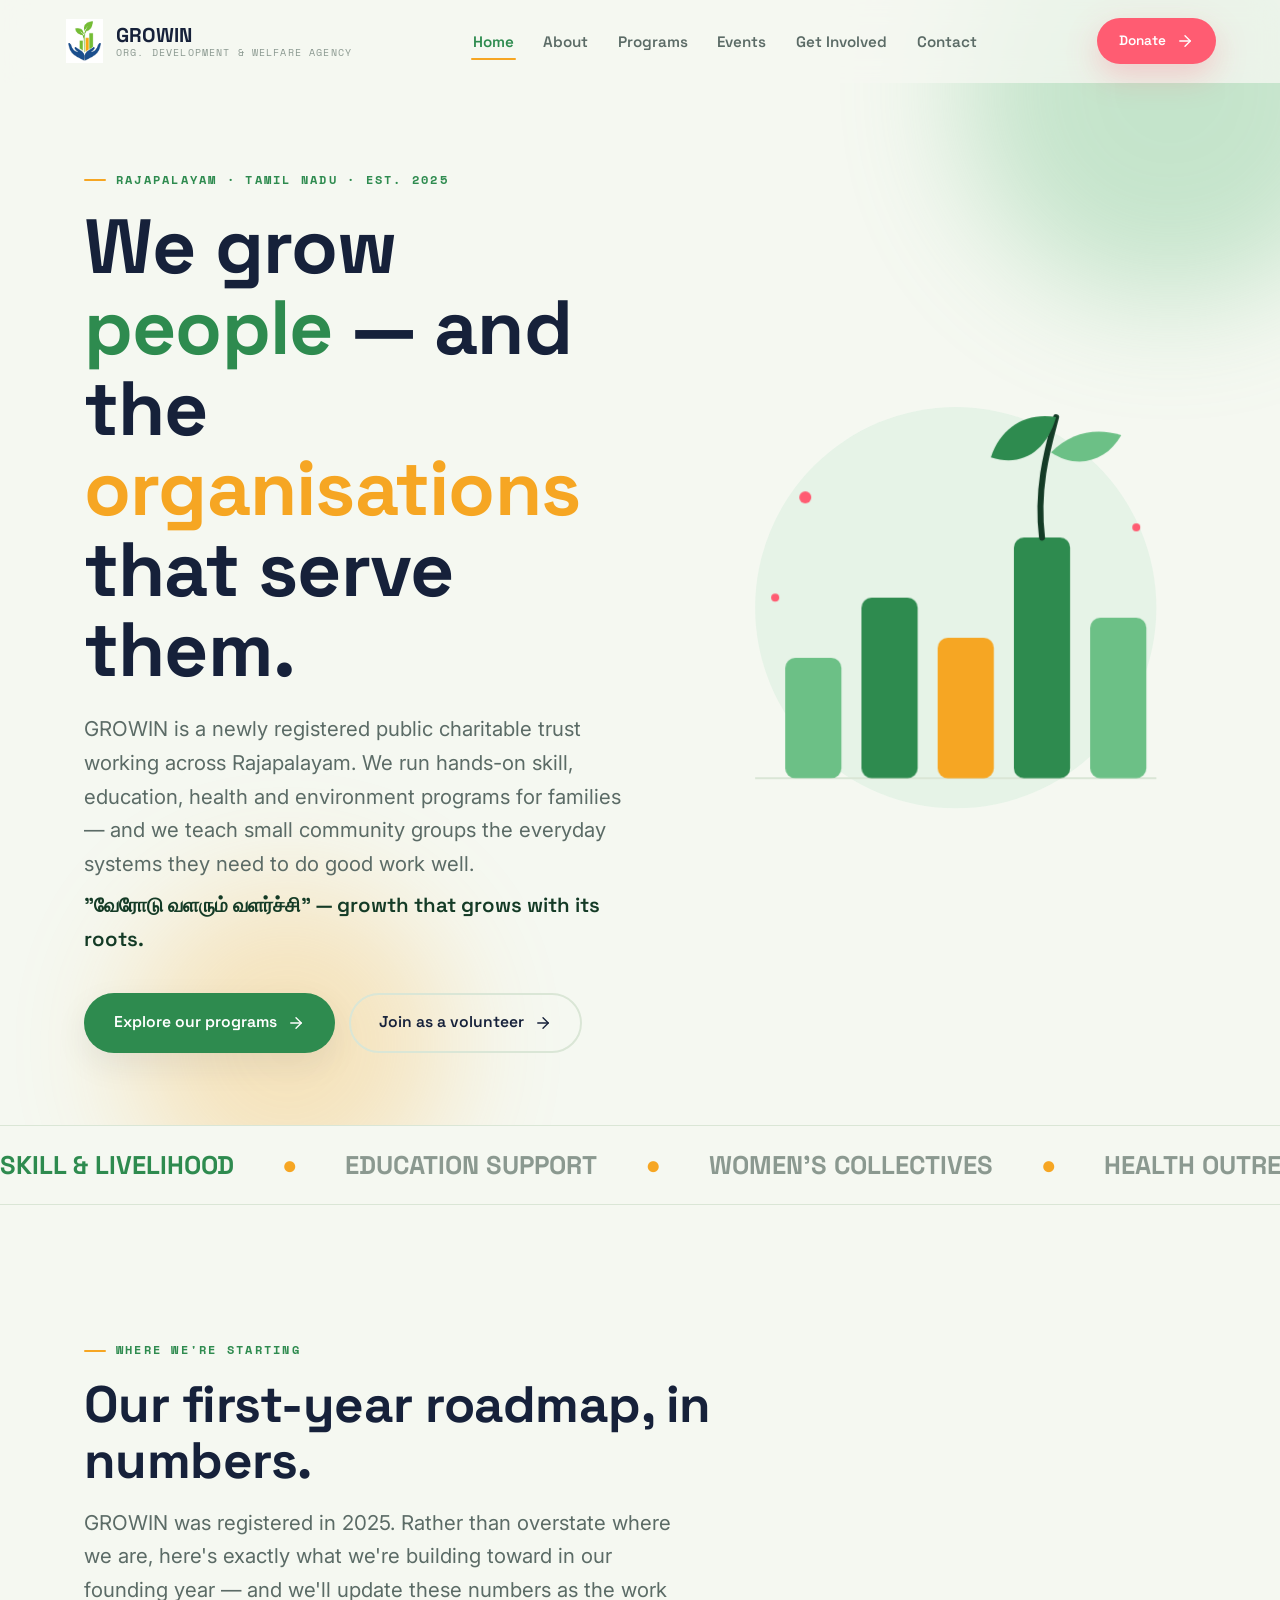
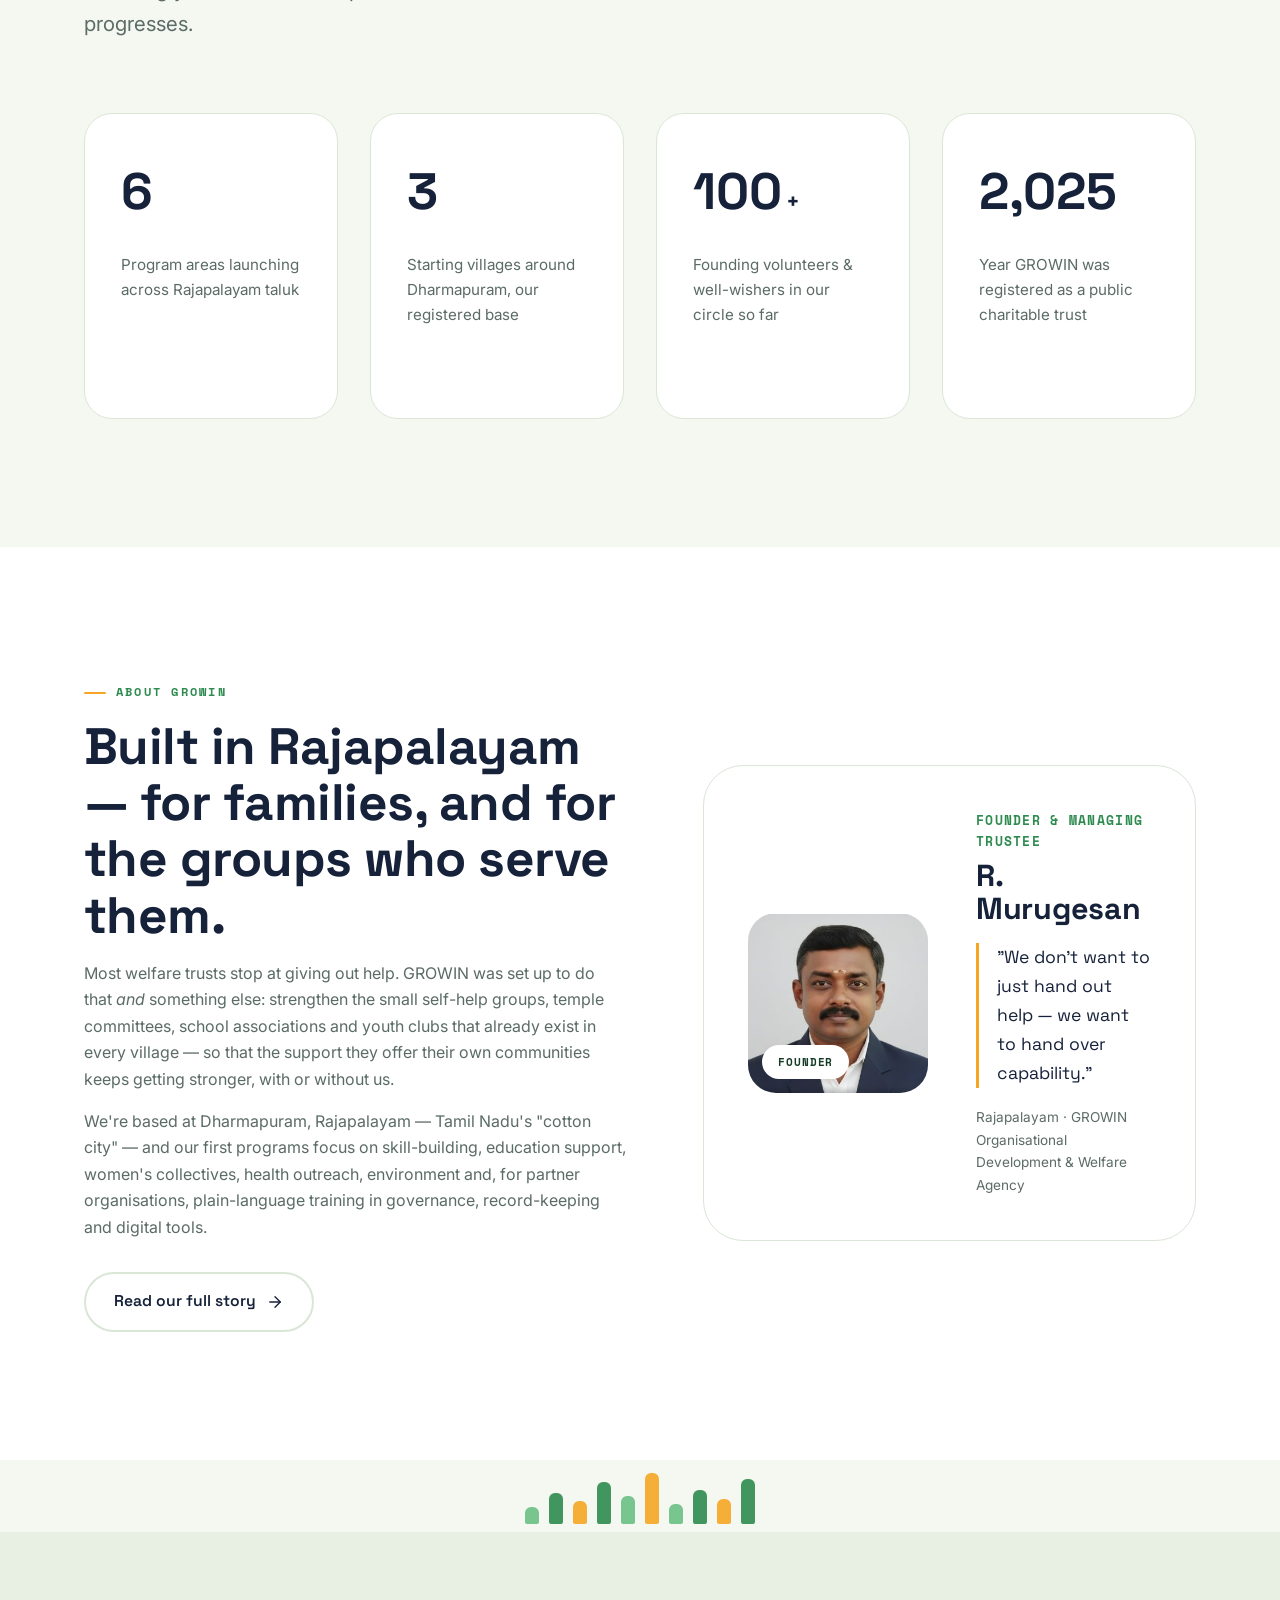
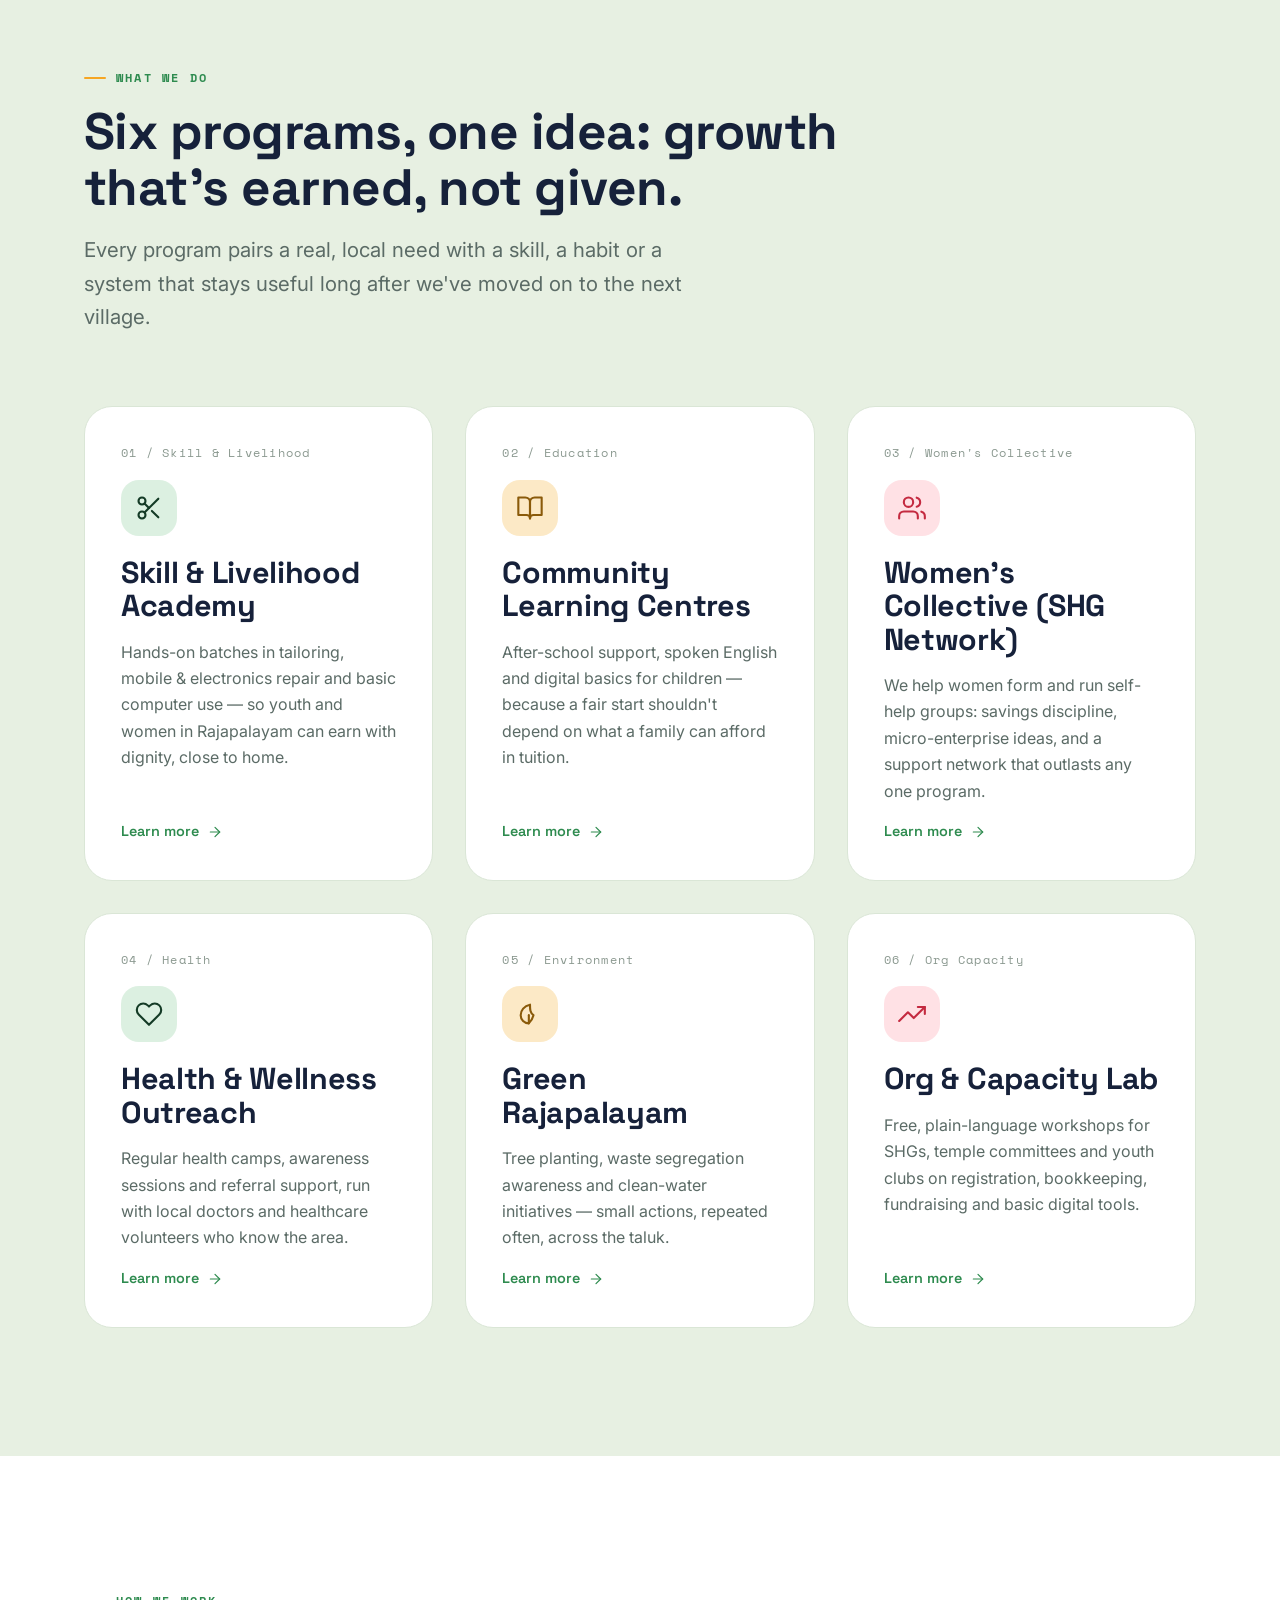
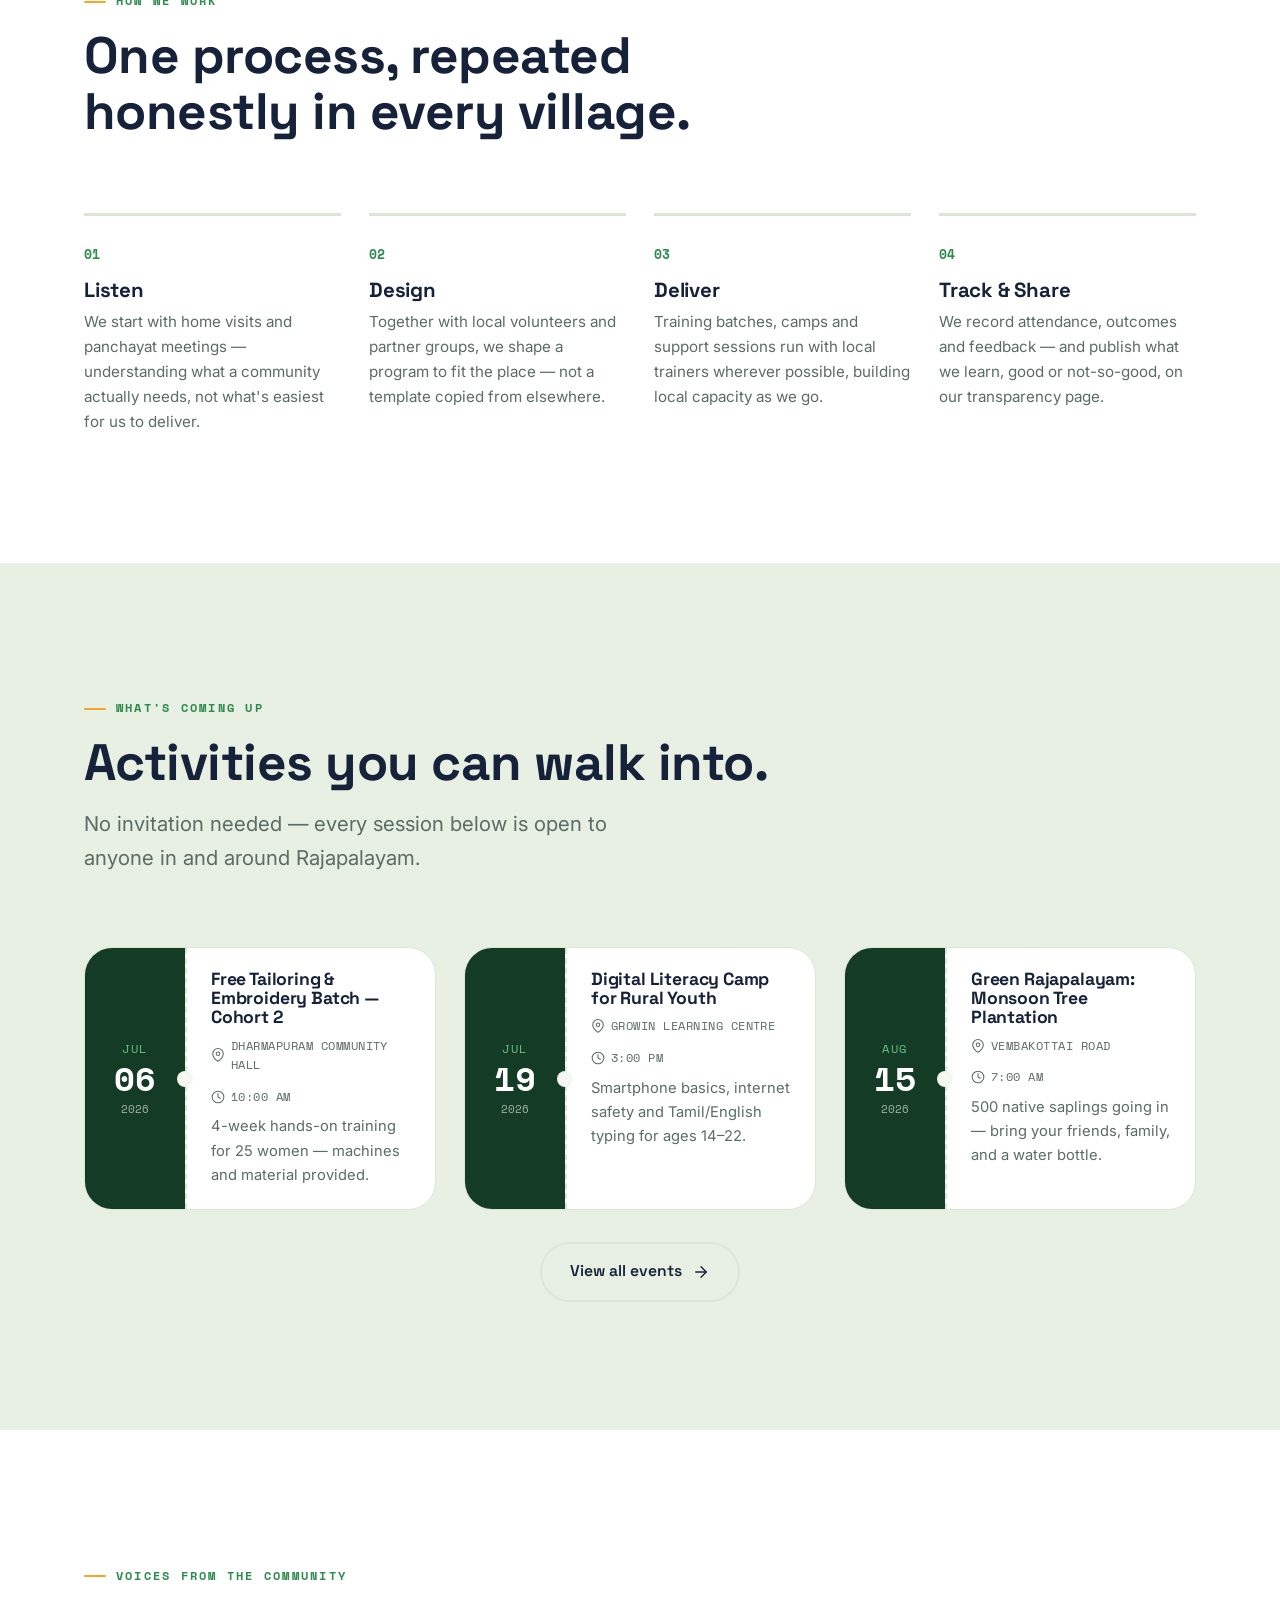
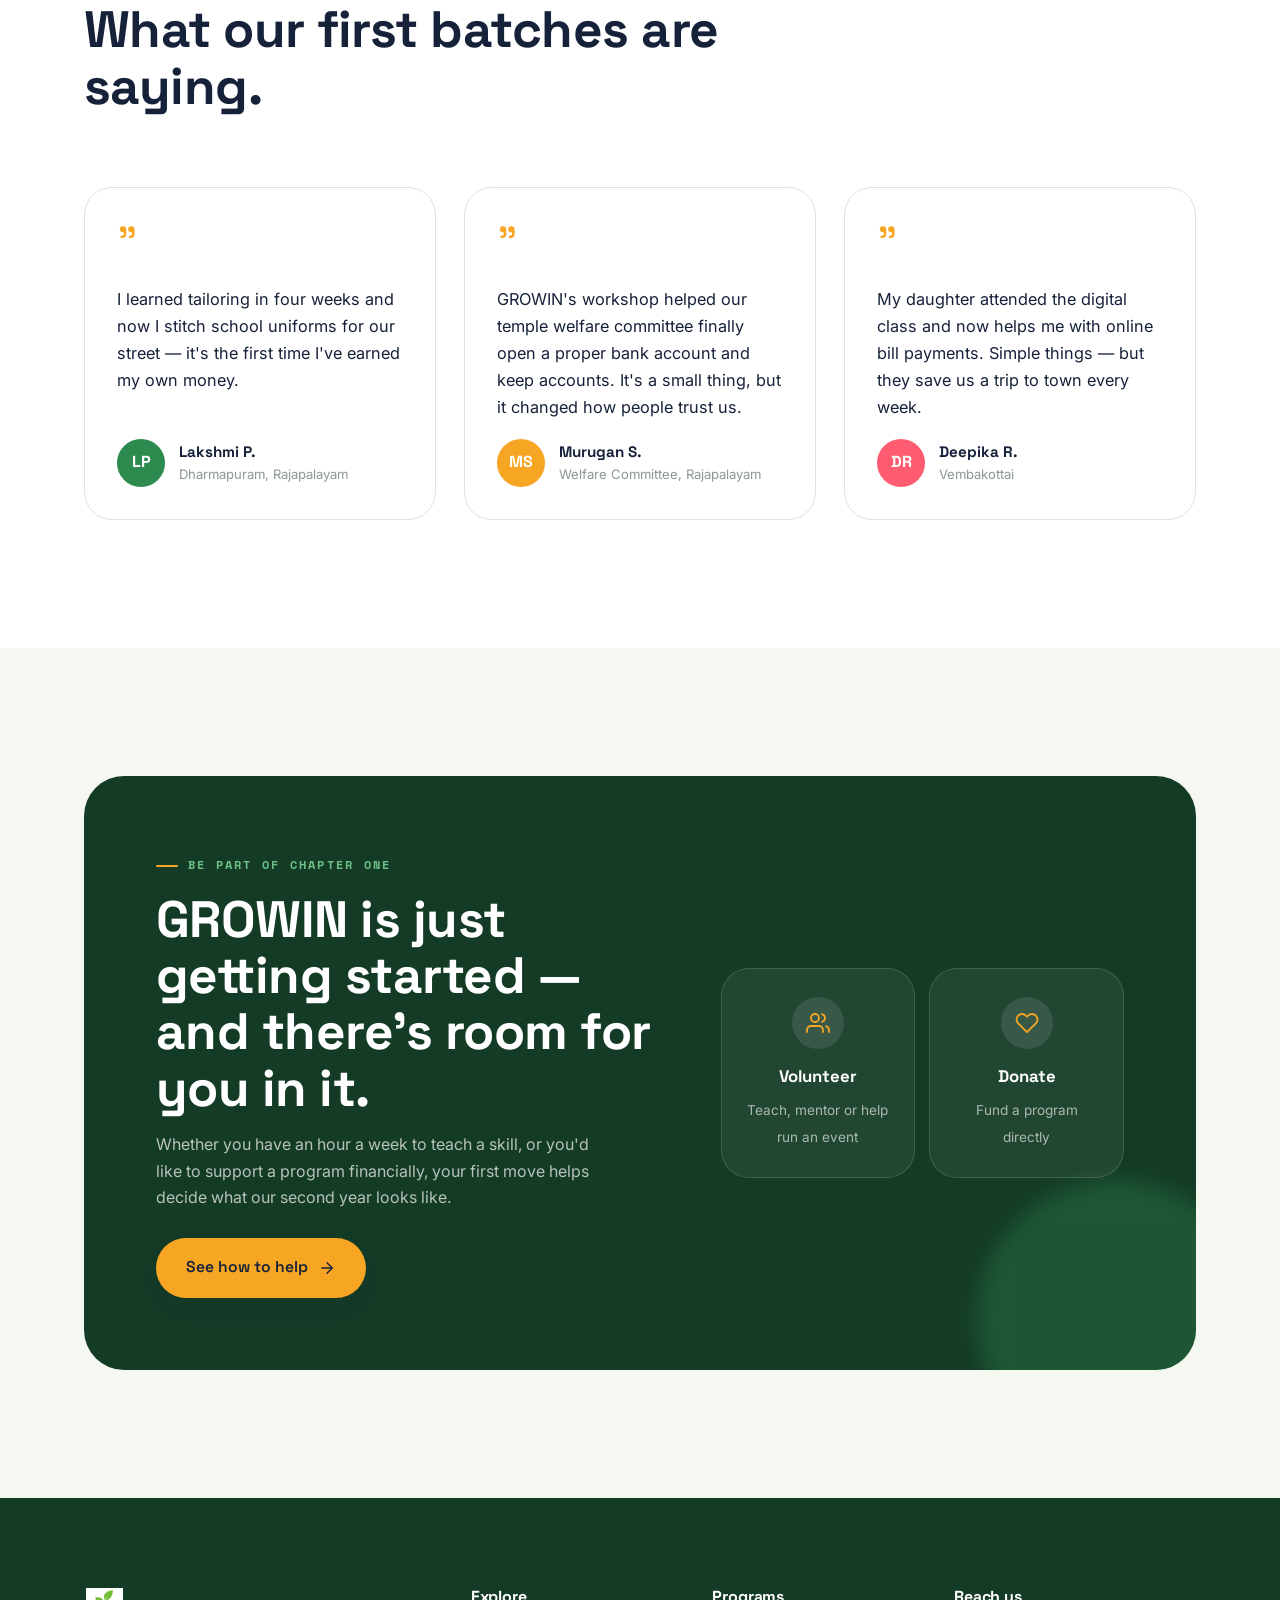
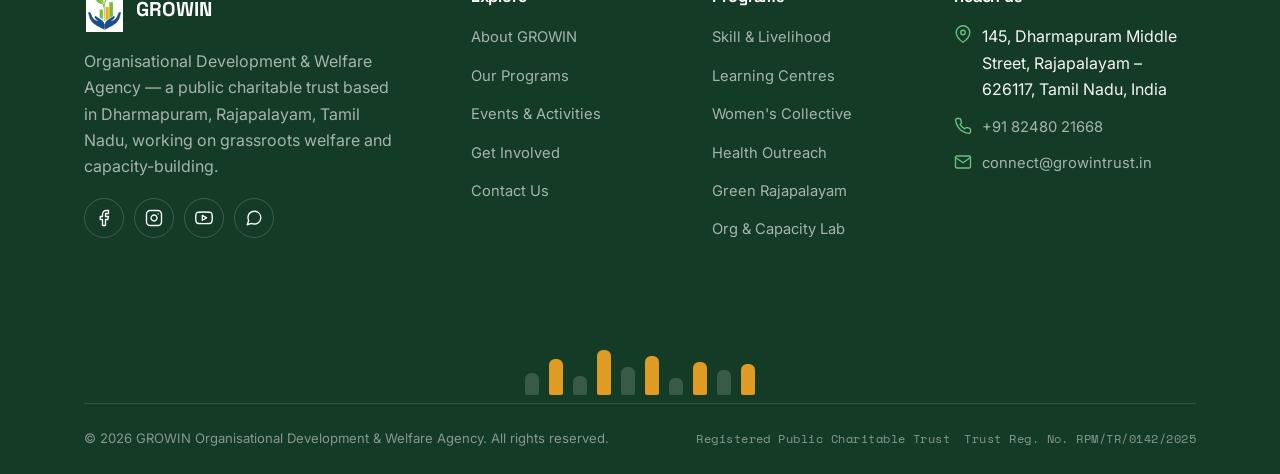
<file: index.html>
<!DOCTYPE html>
<html lang="en">
<head>
<meta charset="UTF-8">
<meta name="viewport" content="width=device-width, initial-scale=1.0">
<title>GROWIN — Organisational Development &amp; Welfare Agency, Rajapalayam</title>
<meta name="description" content="GROWIN is a public charitable trust based in Rajapalayam, Tamil Nadu, building skills and welfare programs for families and capacity-building support for grassroots organisations.">
<link rel="icon" href="growin-favicon.png" type="image/png">
<link rel="preconnect" href="https://fonts.googleapis.com">
<link rel="preconnect" href="https://fonts.gstatic.com" crossorigin>
<link href="https://fonts.googleapis.com/css2?family=Space+Grotesk:wght@500;600;700&family=Inter:wght@400;500;600;700;800&family=Space+Mono:wght@400;700&display=swap" rel="stylesheet">
<link rel="stylesheet" href="style.css">
</head>
<body>

<!-- ========================= NAV ========================= -->
<header class="nav">
  <a href="index.html" class="brand">
    <img src="growin-icon.png" alt="">
    <span class="brand-text">GROWIN<small>Org. Development &amp; Welfare Agency</small></span>
  </a>
  <nav class="nav-links">
    <a href="index.html">Home</a>
    <a href="about.html">About</a>
    <a href="programs.html">Programs</a>
    <a href="events.html">Events</a>
    <a href="get-involved.html">Get Involved</a>
    <a href="contact.html">Contact</a>
  </nav>
  <div class="nav-actions">
    <a href="get-involved.html#donate" class="btn btn-accent btn-sm desktop-only">
      Donate
      <svg viewBox="0 0 24 24" fill="none" stroke="currentColor" stroke-width="1.8" stroke-linecap="round" stroke-linejoin="round"><line x1="5" y1="12" x2="19" y2="12"/><polyline points="12 5 19 12 12 19"/></svg>
    </a>
    <button class="nav-toggle" aria-label="Toggle menu">
      <svg class="icon-menu" viewBox="0 0 24 24" fill="none" stroke="currentColor" stroke-width="1.8" stroke-linecap="round" stroke-linejoin="round"><line x1="3" y1="12" x2="21" y2="12"/><line x1="3" y1="6" x2="21" y2="6"/><line x1="3" y1="18" x2="21" y2="18"/></svg>
      <svg class="icon-close" viewBox="0 0 24 24" fill="none" stroke="currentColor" stroke-width="1.8" stroke-linecap="round" stroke-linejoin="round"><line x1="18" y1="6" x2="6" y2="18"/><line x1="6" y1="6" x2="18" y2="18"/></svg>
    </button>
  </div>
</header>

<!-- ========================= HERO ========================= -->
<section class="hero">
  <div class="blob blob-1"></div>
  <div class="blob blob-2"></div>
  <div class="container hero-grid">
    <div class="reveal in-view">
      <p class="eyebrow">Rajapalayam · Tamil Nadu · Est. 2025</p>
      <h1>We grow <mark class="hl">people</mark> — and the <mark class="hl amber">organisations</mark> that serve them.</h1>
      <p class="lead">GROWIN is a newly registered public charitable trust working across Rajapalayam. We run hands-on skill, education, health and environment programs for families — and we teach small community groups the everyday systems they need to do good work well.</p>
      <p class="hero-tamil">"வேரோடு வளரும் வளர்ச்சி" — growth that grows with its roots.</p>
      <div class="btn-group">
        <a href="programs.html" class="btn btn-primary">
          Explore our programs
          <svg viewBox="0 0 24 24" fill="none" stroke="currentColor" stroke-width="1.8" stroke-linecap="round" stroke-linejoin="round"><line x1="5" y1="12" x2="19" y2="12"/><polyline points="12 5 19 12 12 19"/></svg>
        </a>
        <a href="get-involved.html" class="btn btn-ghost">
          Join as a volunteer
          <svg viewBox="0 0 24 24" fill="none" stroke="currentColor" stroke-width="1.8" stroke-linecap="round" stroke-linejoin="round"><line x1="5" y1="12" x2="19" y2="12"/><polyline points="12 5 19 12 12 19"/></svg>
        </a>
      </div>
    </div>

    <div class="hero-art reveal in-view">
      <svg viewBox="0 0 480 460" xmlns="http://www.w3.org/2000/svg" aria-hidden="true">
        <!-- ambient circle -->
        <circle cx="240" cy="230" r="200" fill="var(--leaf-pale)" opacity="0.6"/>
        <!-- ground line -->
        <line x1="40" y1="400" x2="440" y2="400" stroke="var(--line)" stroke-width="2"/>

        <!-- growth bars -->
        <g class="growth-bars">
          <rect class="bar" x="70"  y="280" width="56" height="120" rx="10" fill="var(--leaf-light)" style="animation-delay:.05s"/>
          <rect class="bar" x="146" y="220" width="56" height="180" rx="10" fill="var(--leaf)" style="animation-delay:.18s"/>
          <rect class="bar" x="222" y="260" width="56" height="140" rx="10" fill="var(--marigold)" style="animation-delay:.31s"/>
          <rect class="bar" x="298" y="160" width="56" height="240" rx="10" fill="var(--leaf)" style="animation-delay:.44s"/>
          <rect class="bar" x="374" y="240" width="56" height="160" rx="10" fill="var(--leaf-light)" style="animation-delay:.57s"/>
        </g>

        <!-- sprout rising from the tallest bar -->
        <g style="opacity:0; animation: fade-in-leaf 1s var(--ease) forwards; animation-delay: 1s;">
          <path d="M326 160 C320 110 332 70 340 40" fill="none" stroke="var(--leaf-deep)" stroke-width="6" stroke-linecap="round"/>
          <path d="M340 40 C310 35 285 50 275 80 C305 90 330 75 340 40 Z" fill="var(--leaf)"/>
          <path d="M335 75 C355 55 380 50 405 58 C390 85 360 92 335 75 Z" fill="var(--leaf-light)"/>
        </g>

        <!-- sparkle accents -->
        <g fill="var(--hibiscus)" style="opacity:0; animation: fade-in-leaf .8s var(--ease) forwards; animation-delay: 1.3s;">
          <circle cx="90" cy="120" r="6"/>
          <circle cx="420" cy="150" r="4"/>
          <circle cx="60" cy="220" r="4"/>
        </g>
      </svg>
    </div>
  </div>
</section>

<style>
@keyframes fade-in-leaf { from { opacity: 0; transform: translateY(10px) scale(.9); } to { opacity: 1; transform: translateY(0) scale(1); } }
</style>

<!-- ===================== WHAT GROWIN STANDS FOR (marquee) ===================== -->
<div class="marquee">
  <div class="marquee-track">
    <span class="active">SKILL &amp; LIVELIHOOD</span><span class="dot">●</span>
    <span>EDUCATION SUPPORT</span><span class="dot">●</span>
    <span>WOMEN'S COLLECTIVES</span><span class="dot">●</span>
    <span>HEALTH OUTREACH</span><span class="dot">●</span>
    <span>GREEN RAJAPALAYAM</span><span class="dot">●</span>
    <span>ORG CAPACITY-BUILDING</span><span class="dot">●</span>
    <span class="active">SKILL &amp; LIVELIHOOD</span><span class="dot">●</span>
    <span>EDUCATION SUPPORT</span><span class="dot">●</span>
    <span>WOMEN'S COLLECTIVES</span><span class="dot">●</span>
    <span>HEALTH OUTREACH</span><span class="dot">●</span>
    <span>GREEN RAJAPALAYAM</span><span class="dot">●</span>
    <span>ORG CAPACITY-BUILDING</span><span class="dot">●</span>
  </div>
</div>

<!-- ===================== ROADMAP / STATS ===================== -->
<section class="section">
  <div class="container">
    <div class="section-head reveal">
      <p class="eyebrow">Where we're starting</p>
      <h2>Our first-year roadmap, in numbers.</h2>
      <p class="lead mt-sm">GROWIN was registered in 2025. Rather than overstate where we are, here's exactly what we're building toward in our founding year — and we'll update these numbers as the work progresses.</p>
    </div>
    <div class="grid grid-4">
      <div class="stat-card reveal" style="--i:0">
        <div class="stat-value"><span data-count="6">0</span></div>
        <div class="stat-label">Program areas launching across Rajapalayam taluk</div>
        <div class="mini-bars">
          <span class="fill" style="--h:.5"></span><span class="fill" style="--h:.8"></span><span class="fill-amber" style="--h:.65"></span><span class="fill" style="--h:1"></span><span class="fill" style="--h:.7"></span>
        </div>
      </div>
      <div class="stat-card reveal" style="--i:1">
        <div class="stat-value"><span data-count="3">0</span></div>
        <div class="stat-label">Starting villages around Dharmapuram, our registered base</div>
        <div class="mini-bars">
          <span class="fill" style="--h:.4"></span><span class="fill-amber" style="--h:.7"></span><span class="fill" style="--h:.95"></span><span class="fill" style="--h:.6"></span><span class="fill" style="--h:.3"></span>
        </div>
      </div>
      <div class="stat-card reveal" style="--i:2">
        <div class="stat-value"><span data-count="100">0</span><span style="font-size:1.4rem">+</span></div>
        <div class="stat-label">Founding volunteers &amp; well-wishers in our circle so far</div>
        <div class="mini-bars">
          <span class="fill" style="--h:.6"></span><span class="fill" style="--h:.85"></span><span class="fill-amber" style="--h:1"></span><span class="fill" style="--h:.75"></span><span class="fill" style="--h:.5"></span>
        </div>
      </div>
      <div class="stat-card reveal" style="--i:3">
        <div class="stat-value"><span data-count="2025">0</span></div>
        <div class="stat-label">Year GROWIN was registered as a public charitable trust</div>
        <div class="mini-bars">
          <span class="fill" style="--h:.3"></span><span class="fill" style="--h:.5"></span><span class="fill" style="--h:.7"></span><span class="fill-amber" style="--h:.9"></span><span class="fill" style="--h:1"></span>
        </div>
      </div>
    </div>
  </div>
</section>
<!-- ===================== ABOUT PREVIEW ===================== -->
<section class="section surface">
  <div class="container split">
    <div class="reveal">
      <p class="eyebrow">About GROWIN</p>
      <h2>Built in Rajapalayam — for families, and for the groups who serve them.</h2>
      <p class="mt-sm">Most welfare trusts stop at giving out help. GROWIN was set up to do that <em>and</em> something else: strengthen the small self-help groups, temple committees, school associations and youth clubs that already exist in every village — so that the support they offer their own communities keeps getting stronger, with or without us.</p>
      <p class="mt-sm">We're based at Dharmapuram, Rajapalayam — Tamil Nadu's "cotton city" — and our first programs focus on skill-building, education support, women's collectives, health outreach, environment and, for partner organisations, plain-language training in governance, record-keeping and digital tools.</p>
      <a href="about.html" class="btn btn-ghost mt-md">
        Read our full story
        <svg viewBox="0 0 24 24" fill="none" stroke="currentColor" stroke-width="1.8" stroke-linecap="round" stroke-linejoin="round"><line x1="5" y1="12" x2="19" y2="12"/><polyline points="12 5 19 12 12 19"/></svg>
      </a>
    </div>
    <div class="reveal">
      <div class="founder-card" style="grid-template-columns: 180px 1fr;">
        <div class="founder-photo">
          <img src="trustee-square.jpg" alt="R. Murugesan, Founder and Managing Trustee of GROWIN">
          <span class="badge">Founder</span>
        </div>
        <div class="founder-info">
          <p class="role">Founder &amp; Managing Trustee</p>
          <h3>R. Murugesan</h3>
          <blockquote>"We don't want to just hand out help — we want to hand over capability."</blockquote>
          <p class="small">Rajapalayam · GROWIN Organisational Development &amp; Welfare Agency</p>
        </div>
      </div>
    </div>
  </div>
</section>

<div class="container">
  <div class="bar-divider">
    <span style="height:30%"></span><span style="height:55%"></span><span style="height:40%"></span><span style="height:75%"></span><span style="height:50%"></span><span style="height:90%"></span><span style="height:35%"></span><span style="height:60%"></span><span style="height:45%"></span><span style="height:80%"></span>
  </div>
</div>

<!-- ===================== PROGRAMS PREVIEW ===================== -->
<section class="section mist">
  <div class="container">
    <div class="section-head reveal">
      <p class="eyebrow">What we do</p>
      <h2>Six programs, one idea: growth that's earned, not given.</h2>
      <p class="lead mt-sm">Every program pairs a real, local need with a skill, a habit or a system that stays useful long after we've moved on to the next village.</p>
    </div>
    <div class="grid grid-3 reveal-stagger">
      <article class="program-card">
        <span class="num">01 / Skill &amp; Livelihood</span>
        <div class="program-icon">
          <svg viewBox="0 0 24 24" fill="none" stroke="currentColor" stroke-width="1.8" stroke-linecap="round" stroke-linejoin="round"><circle cx="6" cy="6" r="3"/><circle cx="6" cy="18" r="3"/><line x1="20" y1="4" x2="8.12" y2="15.88"/><line x1="14.47" y1="14.48" x2="20" y2="20"/><line x1="8.12" y1="8.12" x2="12" y2="12"/></svg>
        </div>
        <h3>Skill &amp; Livelihood Academy</h3>
        <p>Hands-on batches in tailoring, mobile &amp; electronics repair and basic computer use — so youth and women in Rajapalayam can earn with dignity, close to home.</p>
        <a href="programs.html#skill-academy" class="card-link">Learn more
          <svg viewBox="0 0 24 24" fill="none" stroke="currentColor" stroke-width="1.8" stroke-linecap="round" stroke-linejoin="round"><line x1="5" y1="12" x2="19" y2="12"/><polyline points="12 5 19 12 12 19"/></svg>
        </a>
      </article>

      <article class="program-card amber">
        <span class="num">02 / Education</span>
        <div class="program-icon">
          <svg viewBox="0 0 24 24" fill="none" stroke="currentColor" stroke-width="1.8" stroke-linecap="round" stroke-linejoin="round"><path d="M2 3h6a4 4 0 0 1 4 4v14a3 3 0 0 0-3-3H2z"/><path d="M22 3h-6a4 4 0 0 0-4 4v14a3 3 0 0 1 3-3h7z"/></svg>
        </div>
        <h3>Community Learning Centres</h3>
        <p>After-school support, spoken English and digital basics for children — because a fair start shouldn't depend on what a family can afford in tuition.</p>
        <a href="programs.html#learning-centres" class="card-link">Learn more
          <svg viewBox="0 0 24 24" fill="none" stroke="currentColor" stroke-width="1.8" stroke-linecap="round" stroke-linejoin="round"><line x1="5" y1="12" x2="19" y2="12"/><polyline points="12 5 19 12 12 19"/></svg>
        </a>
      </article>

      <article class="program-card bloom">
        <span class="num">03 / Women's Collective</span>
        <div class="program-icon">
          <svg viewBox="0 0 24 24" fill="none" stroke="currentColor" stroke-width="1.8" stroke-linecap="round" stroke-linejoin="round"><path d="M17 21v-2a4 4 0 0 0-4-4H5a4 4 0 0 0-4 4v2"/><circle cx="9" cy="7" r="4"/><path d="M23 21v-2a4 4 0 0 0-3-3.87"/><path d="M16 3.13a4 4 0 0 1 0 7.75"/></svg>
        </div>
        <h3>Women's Collective (SHG Network)</h3>
        <p>We help women form and run self-help groups: savings discipline, micro-enterprise ideas, and a support network that outlasts any one program.</p>
        <a href="programs.html#womens-collective" class="card-link">Learn more
          <svg viewBox="0 0 24 24" fill="none" stroke="currentColor" stroke-width="1.8" stroke-linecap="round" stroke-linejoin="round"><line x1="5" y1="12" x2="19" y2="12"/><polyline points="12 5 19 12 12 19"/></svg>
        </a>
      </article>

      <article class="program-card">
        <span class="num">04 / Health</span>
        <div class="program-icon">
          <svg viewBox="0 0 24 24" fill="none" stroke="currentColor" stroke-width="1.8" stroke-linecap="round" stroke-linejoin="round"><path d="M20.84 4.61a5.5 5.5 0 0 0-7.78 0L12 5.67l-1.06-1.06a5.5 5.5 0 0 0-7.78 7.78l1.06 1.06L12 21.23l7.78-7.78 1.06-1.06a5.5 5.5 0 0 0 0-7.78z"/></svg>
        </div>
        <h3>Health &amp; Wellness Outreach</h3>
        <p>Regular health camps, awareness sessions and referral support, run with local doctors and healthcare volunteers who know the area.</p>
        <a href="programs.html#health-outreach" class="card-link">Learn more
          <svg viewBox="0 0 24 24" fill="none" stroke="currentColor" stroke-width="1.8" stroke-linecap="round" stroke-linejoin="round"><line x1="5" y1="12" x2="19" y2="12"/><polyline points="12 5 19 12 12 19"/></svg>
        </a>
      </article>

      <article class="program-card amber">
        <span class="num">05 / Environment</span>
        <div class="program-icon">
          <svg viewBox="0 0 24 24" fill="none" stroke="currentColor" stroke-width="1.8" stroke-linecap="round" stroke-linejoin="round"><path d="M11 20A7 7 0 0 1 4 13c0-4 3-8 8-9 0 4 0 7 3 9-1 4-4 7-4 7z"/><path d="M11 20v-7"/></svg>
        </div>
        <h3>Green Rajapalayam</h3>
        <p>Tree planting, waste segregation awareness and clean-water initiatives — small actions, repeated often, across the taluk.</p>
        <a href="programs.html#green-rajapalayam" class="card-link">Learn more
          <svg viewBox="0 0 24 24" fill="none" stroke="currentColor" stroke-width="1.8" stroke-linecap="round" stroke-linejoin="round"><line x1="5" y1="12" x2="19" y2="12"/><polyline points="12 5 19 12 12 19"/></svg>
        </a>
      </article>

      <article class="program-card bloom">
        <span class="num">06 / Org Capacity</span>
        <div class="program-icon">
          <svg viewBox="0 0 24 24" fill="none" stroke="currentColor" stroke-width="1.8" stroke-linecap="round" stroke-linejoin="round"><polyline points="23 6 13.5 15.5 8.5 10.5 1 18"/><polyline points="17 6 23 6 23 12"/></svg>
        </div>
        <h3>Org &amp; Capacity Lab</h3>
        <p>Free, plain-language workshops for SHGs, temple committees and youth clubs on registration, bookkeeping, fundraising and basic digital tools.</p>
        <a href="programs.html#capacity-lab" class="card-link">Learn more
          <svg viewBox="0 0 24 24" fill="none" stroke="currentColor" stroke-width="1.8" stroke-linecap="round" stroke-linejoin="round"><line x1="5" y1="12" x2="19" y2="12"/><polyline points="12 5 19 12 12 19"/></svg>
        </a>
      </article>
    </div>
  </div>
</section>

<!-- ===================== HOW WE WORK ===================== -->
<section class="section surface">
  <div class="container">
    <div class="section-head reveal">
      <p class="eyebrow">How we work</p>
      <h2>One process, repeated honestly in every village.</h2>
    </div>
    <div class="steps reveal-stagger">
      <div class="step">
        <h4>Listen</h4>
        <p>We start with home visits and panchayat meetings — understanding what a community actually needs, not what's easiest for us to deliver.</p>
      </div>
      <div class="step">
        <h4>Design</h4>
        <p>Together with local volunteers and partner groups, we shape a program to fit the place — not a template copied from elsewhere.</p>
      </div>
      <div class="step">
        <h4>Deliver</h4>
        <p>Training batches, camps and support sessions run with local trainers wherever possible, building local capacity as we go.</p>
      </div>
      <div class="step">
        <h4>Track &amp; Share</h4>
        <p>We record attendance, outcomes and feedback — and publish what we learn, good or not-so-good, on our transparency page.</p>
      </div>
    </div>
  </div>
</section>
<!-- ===================== EVENTS PREVIEW ===================== -->
<section class="section mist">
  <div class="container">
    <div class="section-head reveal">
      <p class="eyebrow">What's coming up</p>
      <h2>Activities you can walk into.</h2>
      <p class="lead mt-sm">No invitation needed — every session below is open to anyone in and around Rajapalayam.</p>
    </div>
    <div class="events-grid reveal-stagger">
      <div class="ticket">
        <div class="ticket-date"><span class="month">Jul</span><span class="day">06</span><span class="year">2026</span></div>
        <div class="ticket-body">
          <h4>Free Tailoring &amp; Embroidery Batch — Cohort 2</h4>
          <div class="ticket-meta">
            <span><svg viewBox="0 0 24 24" fill="none" stroke="currentColor" stroke-width="1.8" stroke-linecap="round" stroke-linejoin="round"><path d="M21 10c0 7-9 13-9 13s-9-6-9-13a9 9 0 0 1 18 0z"/><circle cx="12" cy="10" r="3"/></svg> Dharmapuram Community Hall</span>
            <span><svg viewBox="0 0 24 24" fill="none" stroke="currentColor" stroke-width="1.8" stroke-linecap="round" stroke-linejoin="round"><circle cx="12" cy="12" r="10"/><polyline points="12 6 12 12 16 14"/></svg> 10:00 AM</span>
          </div>
          <p>4-week hands-on training for 25 women — machines and material provided.</p>
        </div>
      </div>

      <div class="ticket">
        <div class="ticket-date"><span class="month">Jul</span><span class="day">19</span><span class="year">2026</span></div>
        <div class="ticket-body">
          <h4>Digital Literacy Camp for Rural Youth</h4>
          <div class="ticket-meta">
            <span><svg viewBox="0 0 24 24" fill="none" stroke="currentColor" stroke-width="1.8" stroke-linecap="round" stroke-linejoin="round"><path d="M21 10c0 7-9 13-9 13s-9-6-9-13a9 9 0 0 1 18 0z"/><circle cx="12" cy="10" r="3"/></svg> GROWIN Learning Centre</span>
            <span><svg viewBox="0 0 24 24" fill="none" stroke="currentColor" stroke-width="1.8" stroke-linecap="round" stroke-linejoin="round"><circle cx="12" cy="12" r="10"/><polyline points="12 6 12 12 16 14"/></svg> 3:00 PM</span>
          </div>
          <p>Smartphone basics, internet safety and Tamil/English typing for ages 14–22.</p>
        </div>
      </div>

      <div class="ticket">
        <div class="ticket-date"><span class="month">Aug</span><span class="day">15</span><span class="year">2026</span></div>
        <div class="ticket-body">
          <h4>Green Rajapalayam: Monsoon Tree Plantation</h4>
          <div class="ticket-meta">
            <span><svg viewBox="0 0 24 24" fill="none" stroke="currentColor" stroke-width="1.8" stroke-linecap="round" stroke-linejoin="round"><path d="M21 10c0 7-9 13-9 13s-9-6-9-13a9 9 0 0 1 18 0z"/><circle cx="12" cy="10" r="3"/></svg> Vembakottai Road</span>
            <span><svg viewBox="0 0 24 24" fill="none" stroke="currentColor" stroke-width="1.8" stroke-linecap="round" stroke-linejoin="round"><circle cx="12" cy="12" r="10"/><polyline points="12 6 12 12 16 14"/></svg> 7:00 AM</span>
          </div>
          <p>500 native saplings going in — bring your friends, family, and a water bottle.</p>
        </div>
      </div>
    </div>
    <div class="text-center mt-md">
      <a href="events.html" class="btn btn-ghost">
        View all events
        <svg viewBox="0 0 24 24" fill="none" stroke="currentColor" stroke-width="1.8" stroke-linecap="round" stroke-linejoin="round"><line x1="5" y1="12" x2="19" y2="12"/><polyline points="12 5 19 12 12 19"/></svg>
      </a>
    </div>
  </div>
</section>

<!-- ===================== TESTIMONIALS ===================== -->
<section class="section surface">
  <div class="container">
    <div class="section-head reveal">
      <p class="eyebrow">Voices from the community</p>
      <h2>What our first batches are saying.</h2>
    </div>
    <div class="testimonial-track reveal-stagger">
      <div class="testimonial-card">
        <div class="quote-mark">"</div>
        <p class="quote">I learned tailoring in four weeks and now I stitch school uniforms for our street — it's the first time I've earned my own money.</p>
        <div class="testimonial-person">
          <div class="avatar" style="background:var(--leaf)">LP</div>
          <div>
            <div class="who">Lakshmi P.</div>
            <div class="where">Dharmapuram, Rajapalayam</div>
          </div>
        </div>
      </div>
      <div class="testimonial-card">
        <div class="quote-mark">"</div>
        <p class="quote">GROWIN's workshop helped our temple welfare committee finally open a proper bank account and keep accounts. It's a small thing, but it changed how people trust us.</p>
        <div class="testimonial-person">
          <div class="avatar" style="background:var(--marigold)">MS</div>
          <div>
            <div class="who">Murugan S.</div>
            <div class="where">Welfare Committee, Rajapalayam</div>
          </div>
        </div>
      </div>
      <div class="testimonial-card">
        <div class="quote-mark">"</div>
        <p class="quote">My daughter attended the digital class and now helps me with online bill payments. Simple things — but they save us a trip to town every week.</p>
        <div class="testimonial-person">
          <div class="avatar" style="background:var(--hibiscus)">DR</div>
          <div>
            <div class="who">Deepika R.</div>
            <div class="where">Vembakottai</div>
          </div>
        </div>
      </div>
    </div>
  </div>
</section>

<!-- ===================== CTA ===================== -->
<section class="section">
  <div class="container">
    <div class="cta-banner reveal">
      <div>
        <p class="eyebrow on-dark">Be part of chapter one</p>
        <h2>GROWIN is just getting started — and there's room for you in it.</h2>
        <p>Whether you have an hour a week to teach a skill, or you'd like to support a program financially, your first move helps decide what our second year looks like.</p>
        <div class="btn-group">
          <a href="get-involved.html" class="btn btn-primary" style="background:var(--marigold);color:var(--ink)">
            See how to help
            <svg viewBox="0 0 24 24" fill="none" stroke="currentColor" stroke-width="1.8" stroke-linecap="round" stroke-linejoin="round"><line x1="5" y1="12" x2="19" y2="12"/><polyline points="12 5 19 12 12 19"/></svg>
          </a>
        </div>
      </div>
      <div class="cta-split">
        <a href="get-involved.html#volunteer" class="pill">
          <div class="pill-icon"><svg viewBox="0 0 24 24" fill="none" stroke="currentColor" stroke-width="1.8" stroke-linecap="round" stroke-linejoin="round"><path d="M17 21v-2a4 4 0 0 0-4-4H5a4 4 0 0 0-4 4v2"/><circle cx="9" cy="7" r="4"/><path d="M23 21v-2a4 4 0 0 0-3-3.87"/><path d="M16 3.13a4 4 0 0 1 0 7.75"/></svg></div>
          <strong>Volunteer</strong>
          <span>Teach, mentor or help run an event</span>
        </a>
        <a href="get-involved.html#donate" class="pill">
          <div class="pill-icon"><svg viewBox="0 0 24 24" fill="none" stroke="currentColor" stroke-width="1.8" stroke-linecap="round" stroke-linejoin="round"><path d="M20.84 4.61a5.5 5.5 0 0 0-7.78 0L12 5.67l-1.06-1.06a5.5 5.5 0 0 0-7.78 7.78l1.06 1.06L12 21.23l7.78-7.78 1.06-1.06a5.5 5.5 0 0 0 0-7.78z"/></svg></div>
          <strong>Donate</strong>
          <span>Fund a program directly</span>
        </a>
      </div>
    </div>
  </div>
</section>

<!-- ===================== FOOTER ===================== -->
<footer class="footer">
  <div class="container">
    <div class="footer-top">
      <div class="footer-brand">
        <a href="index.html" class="brand">
          <img src="growin-icon.png" alt="">
          <span class="brand-text">GROWIN</span>
        </a>
        <p>Organisational Development &amp; Welfare Agency — a public charitable trust based in Dharmapuram, Rajapalayam, Tamil Nadu, working on grassroots welfare and capacity-building.</p>
        <div class="footer-social">
          <a href="#" aria-label="Facebook"><svg viewBox="0 0 24 24" fill="none" stroke="currentColor" stroke-width="1.8" stroke-linecap="round" stroke-linejoin="round"><path d="M18 2h-3a5 5 0 0 0-5 5v3H7v4h3v8h4v-8h3l1-4h-4V7a1 1 0 0 1 1-1h3z"/></svg></a>
          <a href="#" aria-label="Instagram"><svg viewBox="0 0 24 24" fill="none" stroke="currentColor" stroke-width="1.8" stroke-linecap="round" stroke-linejoin="round"><rect x="2" y="2" width="20" height="20" rx="5" ry="5"/><path d="M16 11.37A4 4 0 1 1 12.63 8 4 4 0 0 1 16 11.37z"/><line x1="17.5" y1="6.5" x2="17.51" y2="6.5"/></svg></a>
          <a href="#" aria-label="YouTube"><svg viewBox="0 0 24 24" fill="none" stroke="currentColor" stroke-width="1.8" stroke-linecap="round" stroke-linejoin="round"><path d="M22.54 6.42a2.78 2.78 0 0 0-1.94-2C18.88 4 12 4 12 4s-6.88 0-8.6.46a2.78 2.78 0 0 0-1.94 2A29 29 0 0 0 1 11.75a29 29 0 0 0 .46 5.33A2.78 2.78 0 0 0 3.4 19c1.72.46 8.6.46 8.6.46s6.88 0 8.6-.46a2.78 2.78 0 0 0 1.94-2 29 29 0 0 0 .46-5.25 29 29 0 0 0-.46-5.33z"/><polygon points="9.75 15.02 15.5 11.75 9.75 8.48 9.75 15.02"/></svg></a>
          <a href="https://wa.me/918248021668" aria-label="WhatsApp"><svg viewBox="0 0 24 24" fill="none" stroke="currentColor" stroke-width="1.8" stroke-linecap="round" stroke-linejoin="round"><path d="M21 11.5a8.38 8.38 0 0 1-.9 3.8 8.5 8.5 0 0 1-7.6 4.7 8.38 8.38 0 0 1-3.8-.9L3 21l1.9-5.7a8.38 8.38 0 0 1-.9-3.8 8.5 8.5 0 0 1 4.7-7.6 8.38 8.38 0 0 1 3.8-.9h.5a8.48 8.48 0 0 1 8 8v.5z"/></svg></a>
        </div>
      </div>
      <div class="footer-col">
        <h4>Explore</h4>
        <ul>
          <li><a href="about.html">About GROWIN</a></li>
          <li><a href="programs.html">Our Programs</a></li>
          <li><a href="events.html">Events &amp; Activities</a></li>
          <li><a href="get-involved.html">Get Involved</a></li>
          <li><a href="contact.html">Contact Us</a></li>
        </ul>
      </div>
      <div class="footer-col">
        <h4>Programs</h4>
        <ul>
          <li><a href="programs.html#skill-academy">Skill &amp; Livelihood</a></li>
          <li><a href="programs.html#learning-centres">Learning Centres</a></li>
          <li><a href="programs.html#womens-collective">Women's Collective</a></li>
          <li><a href="programs.html#health-outreach">Health Outreach</a></li>
          <li><a href="programs.html#green-rajapalayam">Green Rajapalayam</a></li>
          <li><a href="programs.html#capacity-lab">Org &amp; Capacity Lab</a></li>
        </ul>
      </div>
      <div class="footer-col">
        <h4>Reach us</h4>
        <ul class="footer-contact">
          <li><svg viewBox="0 0 24 24" fill="none" stroke="currentColor" stroke-width="1.8" stroke-linecap="round" stroke-linejoin="round"><path d="M21 10c0 7-9 13-9 13s-9-6-9-13a9 9 0 0 1 18 0z"/><circle cx="12" cy="10" r="3"/></svg> <span>145, Dharmapuram Middle Street, Rajapalayam – 626117, Tamil Nadu, India</span></li>
          <li><svg viewBox="0 0 24 24" fill="none" stroke="currentColor" stroke-width="1.8" stroke-linecap="round" stroke-linejoin="round"><path d="M22 16.92v3a2 2 0 0 1-2.18 2 19.79 19.79 0 0 1-8.63-3.07 19.5 19.5 0 0 1-6-6A19.79 19.79 0 0 1 2.11 4.18 2 2 0 0 1 4.11 2h3a2 2 0 0 1 2 1.72c.127.96.361 1.903.7 2.81a2 2 0 0 1-.45 2.11L8.09 9.91a16 16 0 0 0 6 6l1.27-1.27a2 2 0 0 1 2.11-.45c.907.339 1.85.573 2.81.7A2 2 0 0 1 22 16.92z"/></svg> <a href="tel:+918248021668">+91 82480 21668</a></li>
          <li><svg viewBox="0 0 24 24" fill="none" stroke="currentColor" stroke-width="1.8" stroke-linecap="round" stroke-linejoin="round"><path d="M4 4h16c1.1 0 2 .9 2 2v12c0 1.1-.9 2-2 2H4c-1.1 0-2-.9-2-2V6c0-1.1.9-2 2-2z"/><polyline points="22,6 12,13 2,6"/></svg> <a href="mailto:connect@growintrust.in">connect@growintrust.in</a></li>
        </ul>
      </div>
    </div>
    <div class="bar-divider">
      <span style="height:40%"></span><span style="height:65%" class="fill"></span><span style="height:35%"></span><span style="height:80%" class="fill"></span><span style="height:50%"></span><span style="height:70%" class="fill"></span><span style="height:30%"></span><span style="height:60%" class="fill"></span><span style="height:45%"></span><span style="height:55%" class="fill"></span>
    </div>
    <div class="footer-bottom">
      <span>&copy; <span data-year></span> GROWIN Organisational Development &amp; Welfare Agency. All rights reserved.</span>
      <span class="legal-tags">
        <span>Registered Public Charitable Trust</span>
        <span>Trust Reg. No. RPM/TR/0142/2025</span>
      </span>
    </div>
  </div>
</footer>

<button class="back-to-top" aria-label="Back to top">
  <svg viewBox="0 0 24 24" fill="none" stroke="currentColor" stroke-width="1.8" stroke-linecap="round" stroke-linejoin="round"><polyline points="18 15 12 9 6 15"/></svg>
</button>

<script src="main.js"></script>
</body>
</html>
</file>
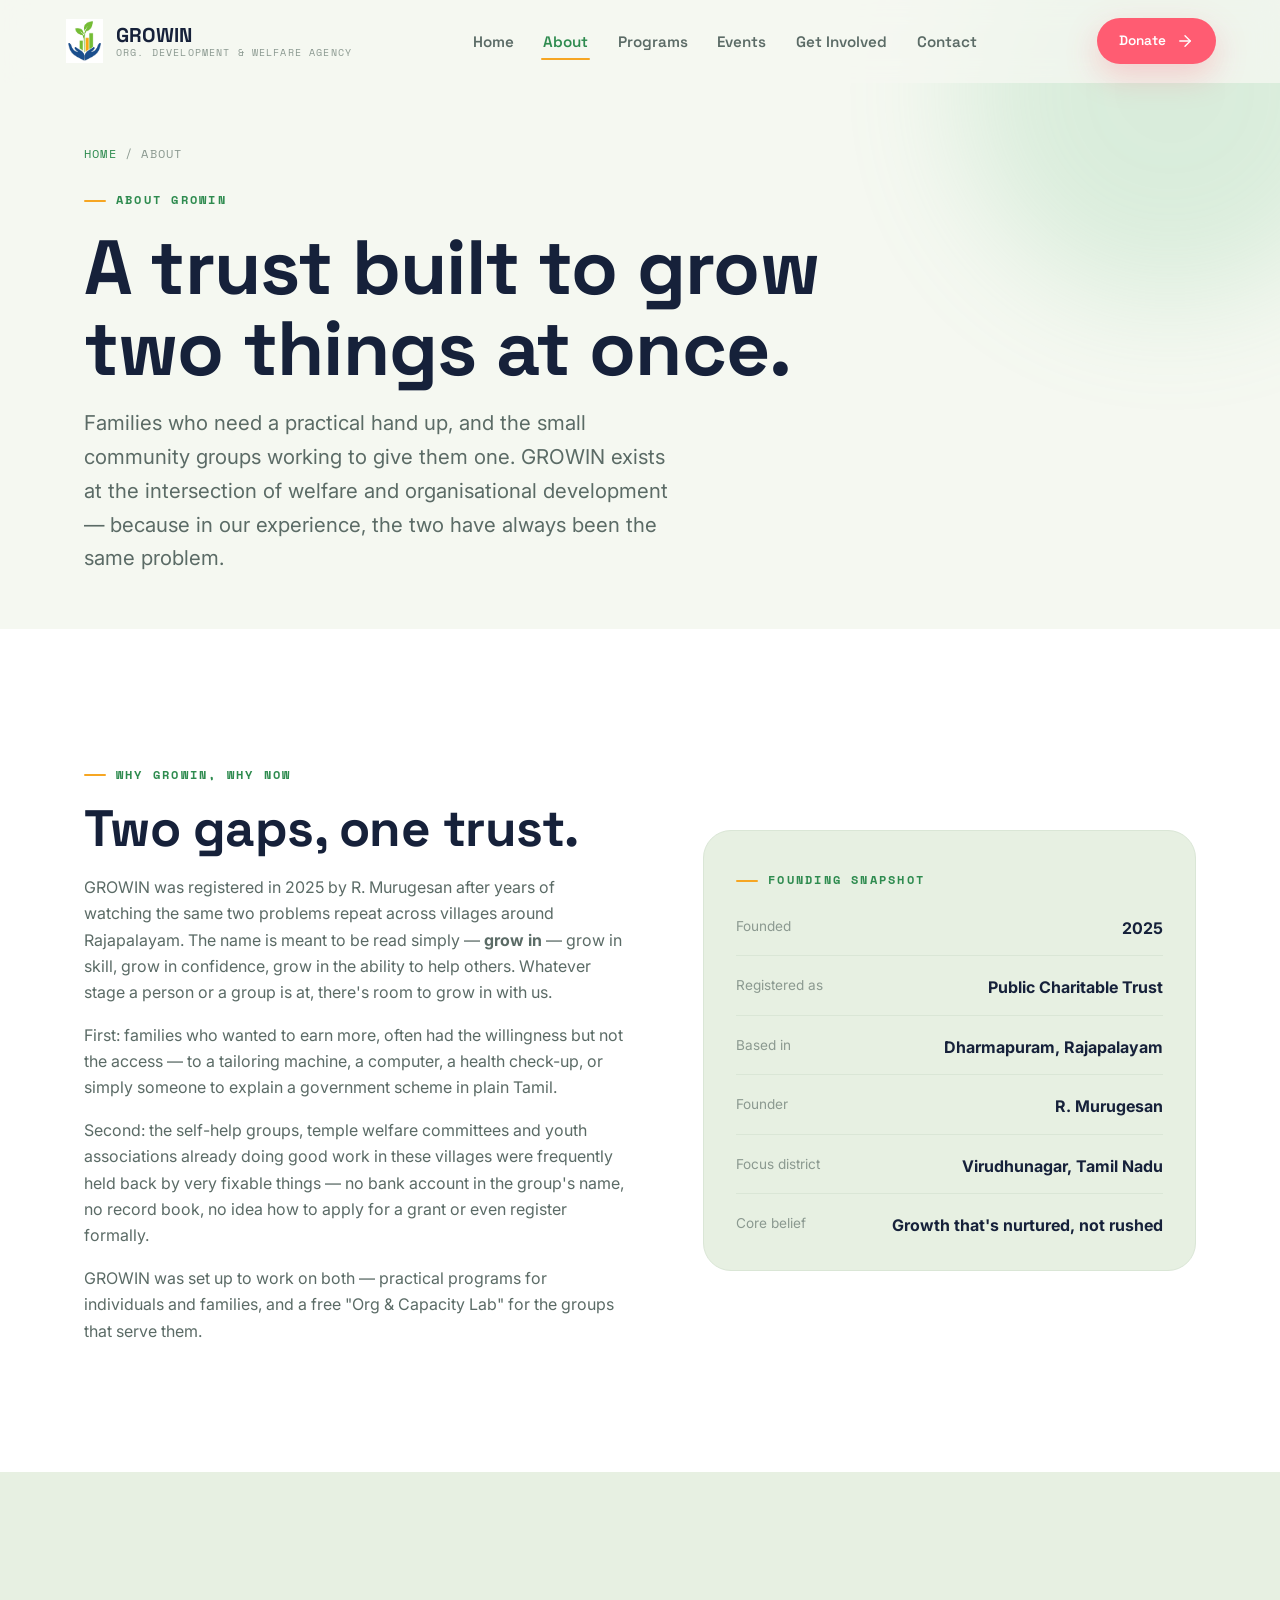
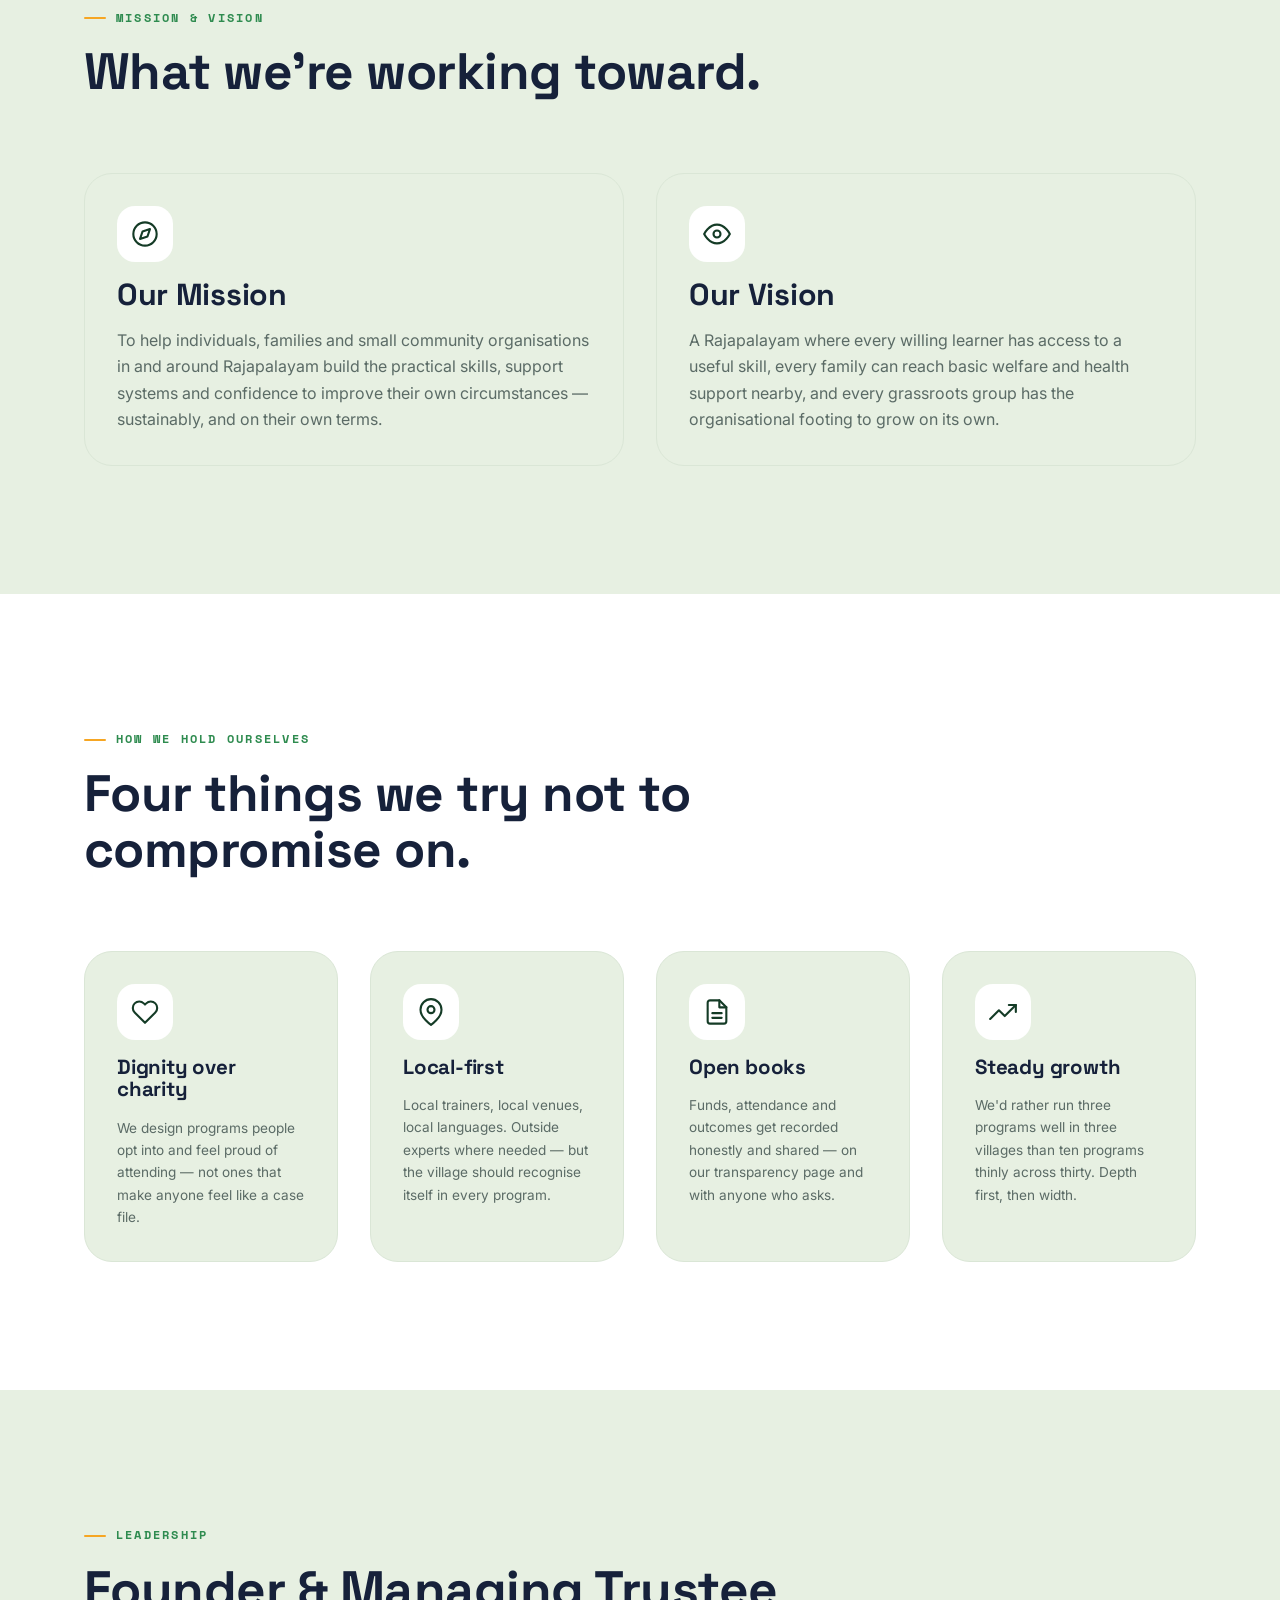
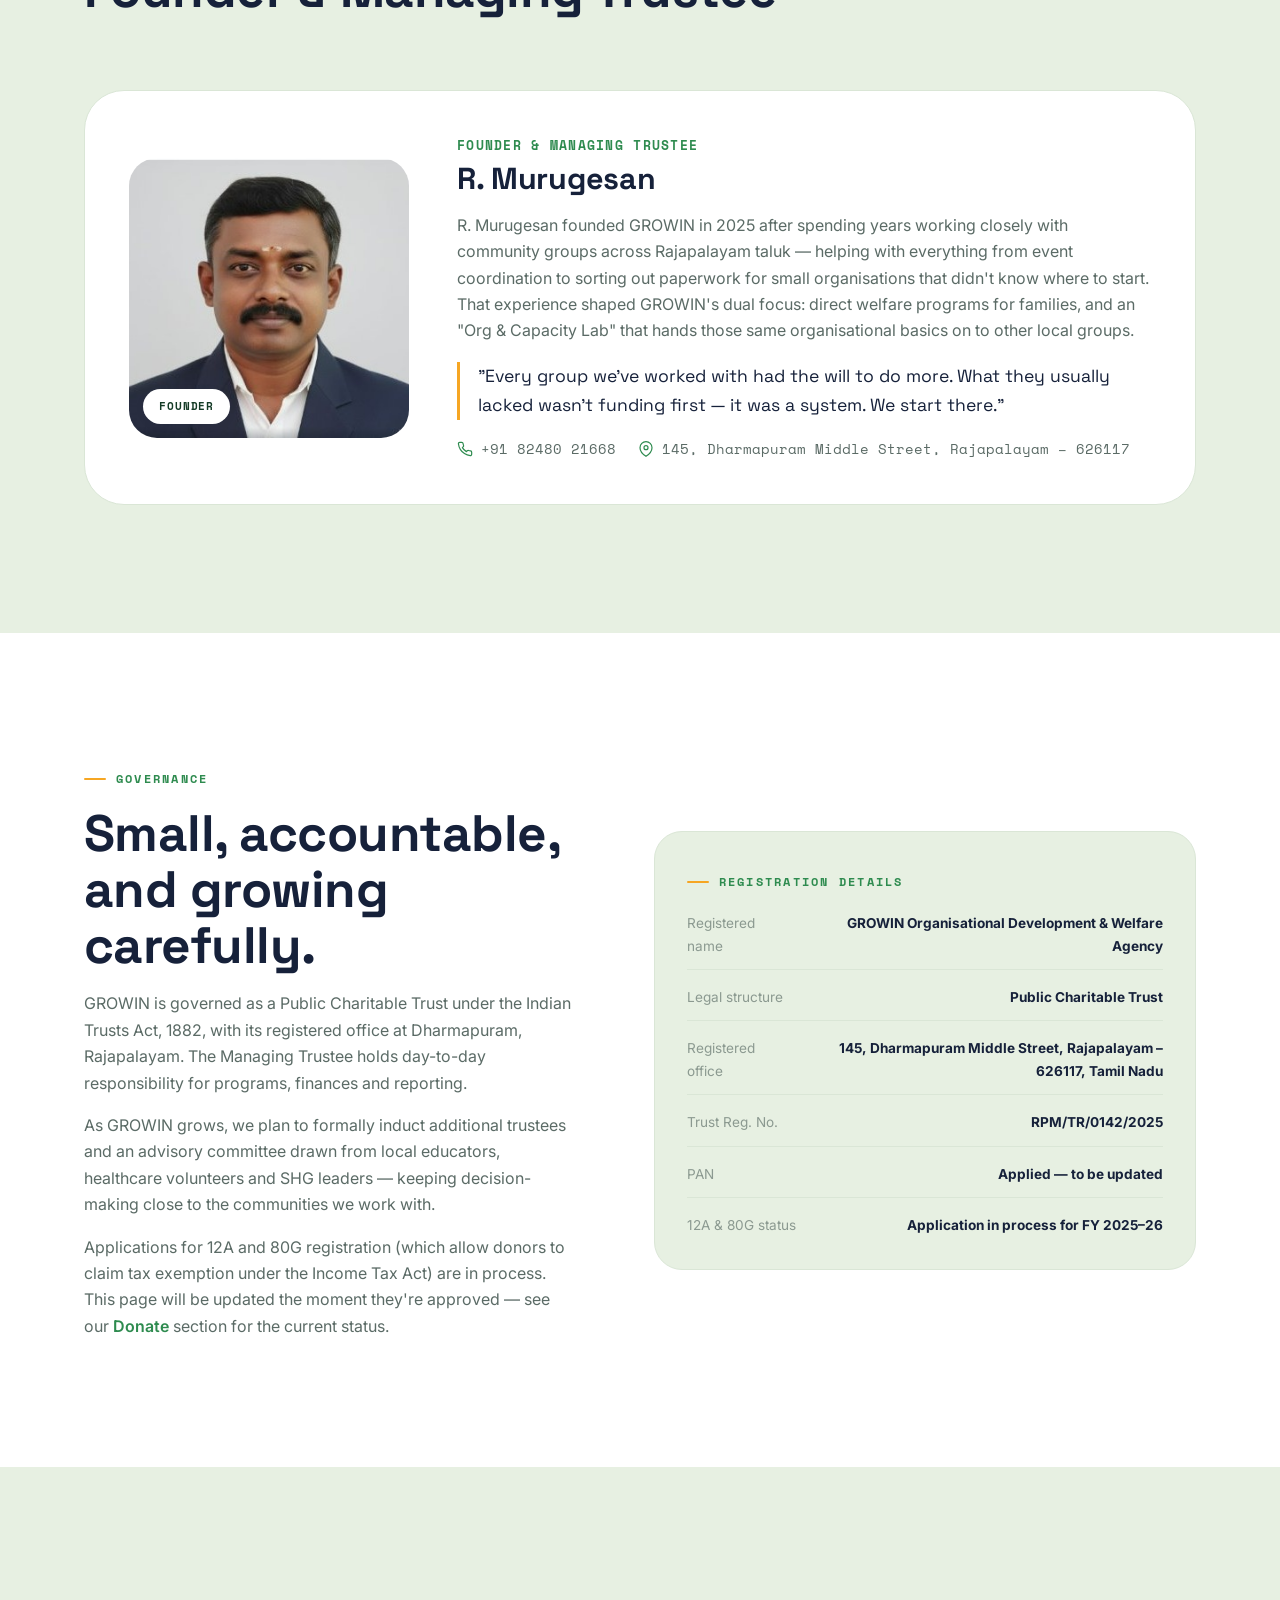
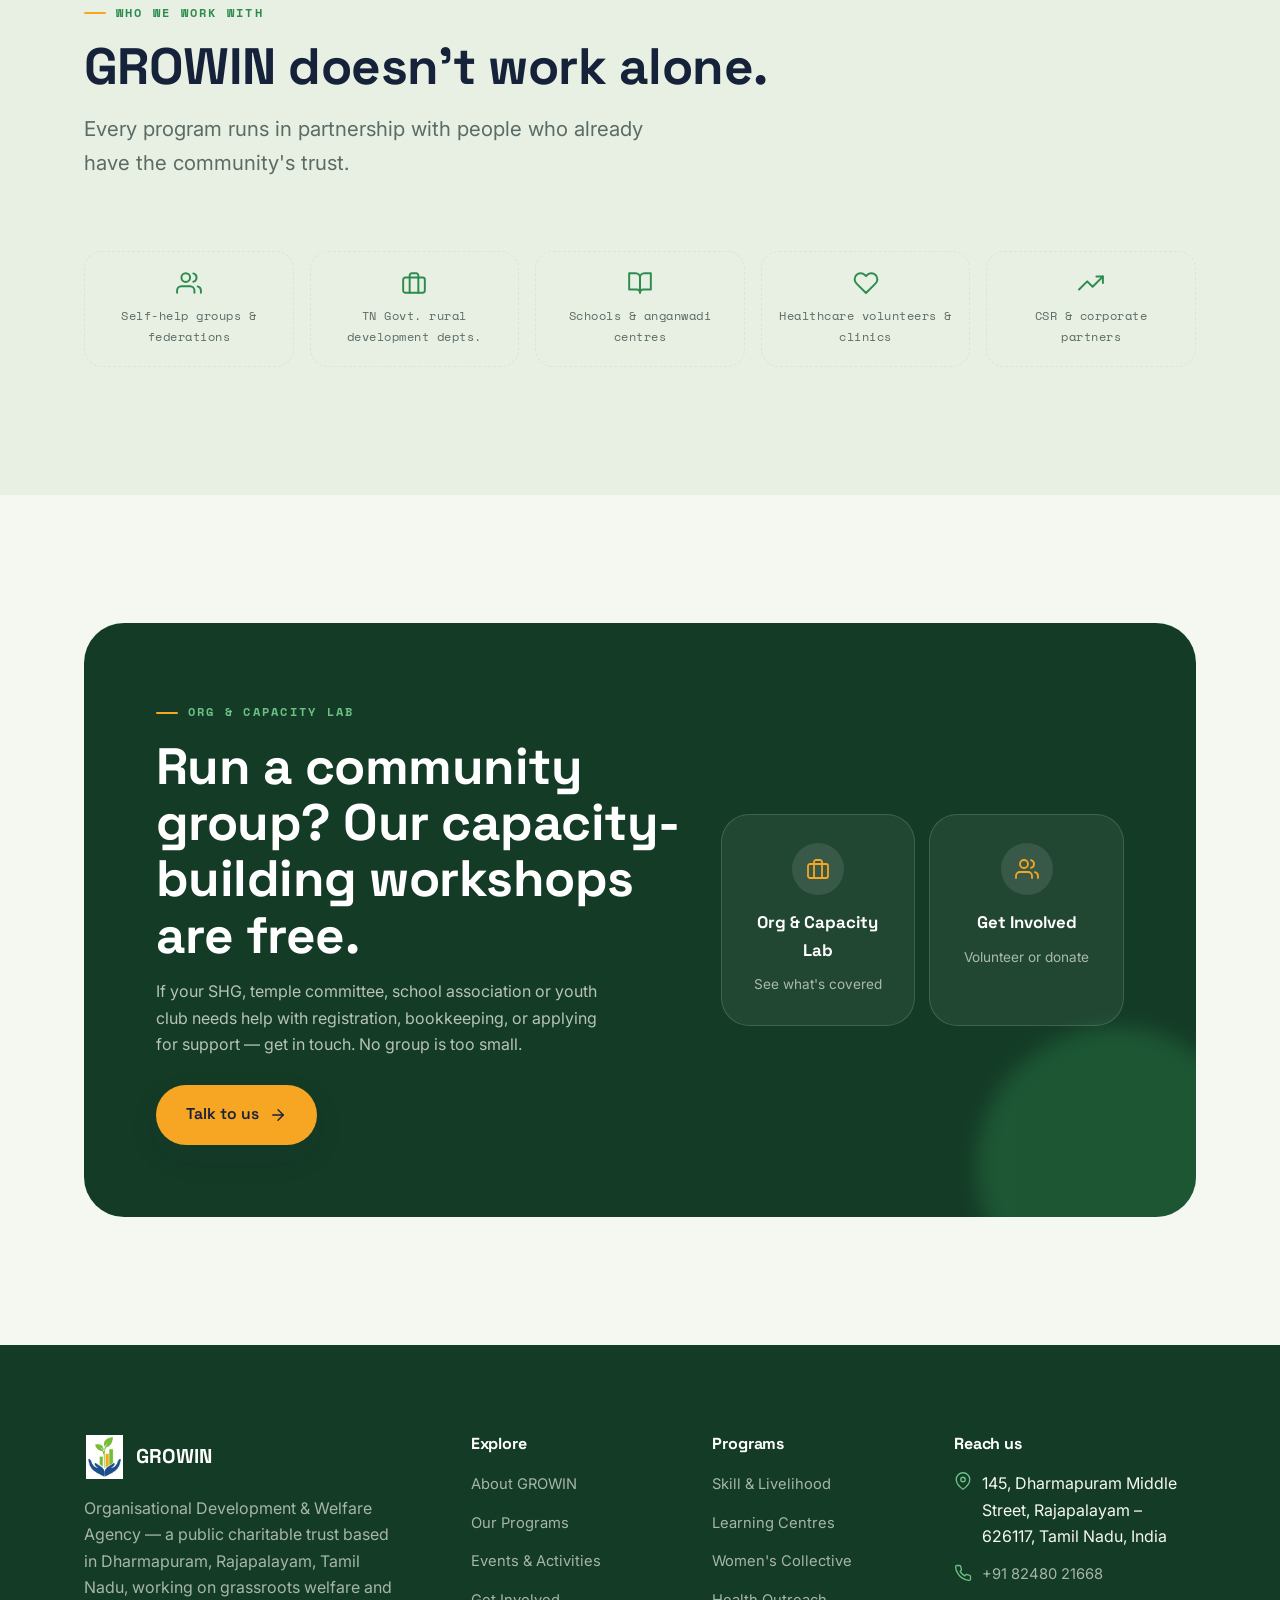
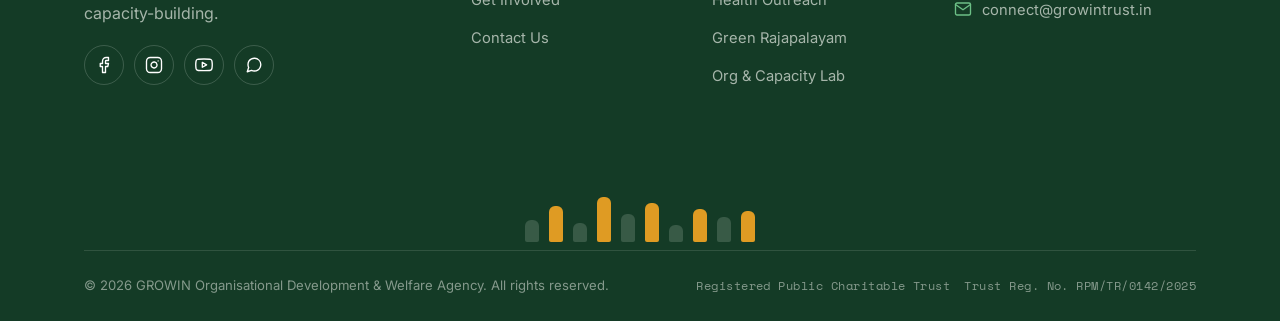
<file: about.html>
<!DOCTYPE html>
<html lang="en">
<head>
<meta charset="UTF-8">
<meta name="viewport" content="width=device-width, initial-scale=1.0">
<title>About GROWIN — Organisational Development & Welfare Agency</title>
<meta name="description" content="Learn about GROWIN's mission, founder, governance and the communities we work with in Rajapalayam, Tamil Nadu.">
<link rel="icon" href="growin-favicon.png" type="image/png">
<link rel="preconnect" href="https://fonts.googleapis.com">
<link rel="preconnect" href="https://fonts.gstatic.com" crossorigin>
<link href="https://fonts.googleapis.com/css2?family=Space+Grotesk:wght@500;600;700&family=Inter:wght@400;500;600;700;800&family=Space+Mono:wght@400;700&display=swap" rel="stylesheet">
<link rel="stylesheet" href="style.css">
</head>
<body>

<header class="nav">
  <a href="index.html" class="brand">
    <img src="growin-icon.png" alt="">
    <span class="brand-text">GROWIN<small>Org. Development &amp; Welfare Agency</small></span>
  </a>
  <nav class="nav-links">
    <a href="index.html">Home</a>
    <a href="about.html">About</a>
    <a href="programs.html">Programs</a>
    <a href="events.html">Events</a>
    <a href="get-involved.html">Get Involved</a>
    <a href="contact.html">Contact</a>
  </nav>
  <div class="nav-actions">
    <a href="get-involved.html#donate" class="btn btn-accent btn-sm desktop-only">
      Donate
      <svg viewBox="0 0 24 24" fill="none" stroke="currentColor" stroke-width="1.8" stroke-linecap="round" stroke-linejoin="round"><line x1="5" y1="12" x2="19" y2="12"/><polyline points="12 5 19 12 12 19"/></svg>
    </a>
    <button class="nav-toggle" aria-label="Toggle menu">
      <svg class="icon-menu" viewBox="0 0 24 24" fill="none" stroke="currentColor" stroke-width="1.8" stroke-linecap="round" stroke-linejoin="round"><line x1="3" y1="12" x2="21" y2="12"/><line x1="3" y1="6" x2="21" y2="6"/><line x1="3" y1="18" x2="21" y2="18"/></svg>
      <svg class="icon-close" viewBox="0 0 24 24" fill="none" stroke="currentColor" stroke-width="1.8" stroke-linecap="round" stroke-linejoin="round"><line x1="18" y1="6" x2="6" y2="18"/><line x1="6" y1="6" x2="18" y2="18"/></svg>
    </button>
  </div>
</header>

<!-- ===================== PAGE HERO ===================== -->
<section class="page-hero">
  <div class="blob blob-1" style="opacity:.2"></div>
  <div class="container">
    <p class="breadcrumb"><a href="index.html">Home</a> / About</p>
    <div class="reveal in-view">
      <p class="eyebrow">About GROWIN</p>
      <h1>A trust built to grow two things at once.</h1>
      <p class="lead">Families who need a practical hand up, and the small community groups working to give them one. GROWIN exists at the intersection of welfare and organisational development — because in our experience, the two have always been the same problem.</p>
    </div>
  </div>
</section>

<!-- ===================== ORIGIN STORY ===================== -->
<section class="section surface">
  <div class="container split">
    <div class="reveal">
      <p class="eyebrow">Why GROWIN, why now</p>
      <h2>Two gaps, one trust.</h2>
      <p class="mt-sm">GROWIN was registered in 2025 by R. Murugesan after years of watching the same two problems repeat across villages around Rajapalayam. The name is meant to be read simply — <strong>grow in</strong> — grow in skill, grow in confidence, grow in the ability to help others. Whatever stage a person or a group is at, there's room to grow in with us.</p>
      <p class="mt-sm">First: families who wanted to earn more, often had the willingness but not the access — to a tailoring machine, a computer, a health check-up, or simply someone to explain a government scheme in plain Tamil.</p>
      <p class="mt-sm">Second: the self-help groups, temple welfare committees and youth associations already doing good work in these villages were frequently held back by very fixable things — no bank account in the group's name, no record book, no idea how to apply for a grant or even register formally.</p>
      <p class="mt-sm">GROWIN was set up to work on both — practical programs for individuals and families, and a free "Org &amp; Capacity Lab" for the groups that serve them.</p>
    </div>
    <div class="reveal">
      <div class="value-card" style="padding:32px;">
        <p class="eyebrow" style="margin-bottom:24px;">Founding snapshot</p>
        <div style="display:flex; flex-direction:column; gap:18px;">
          <div style="display:flex; justify-content:space-between; gap:12px; border-bottom:1px solid var(--line); padding-bottom:14px;">
            <span class="small muted">Founded</span><strong>2025</strong>
          </div>
          <div style="display:flex; justify-content:space-between; gap:12px; border-bottom:1px solid var(--line); padding-bottom:14px;">
            <span class="small muted">Registered as</span><strong>Public Charitable Trust</strong>
          </div>
          <div style="display:flex; justify-content:space-between; gap:12px; border-bottom:1px solid var(--line); padding-bottom:14px;">
            <span class="small muted">Based in</span><strong>Dharmapuram, Rajapalayam</strong>
          </div>
          <div style="display:flex; justify-content:space-between; gap:12px; border-bottom:1px solid var(--line); padding-bottom:14px;">
            <span class="small muted">Founder</span><strong>R. Murugesan</strong>
          </div>
          <div style="display:flex; justify-content:space-between; gap:12px; border-bottom:1px solid var(--line); padding-bottom:14px;">
            <span class="small muted">Focus district</span><strong>Virudhunagar, Tamil Nadu</strong>
          </div>
          <div style="display:flex; justify-content:space-between; gap:12px;">
            <span class="small muted">Core belief</span><strong style="text-align:right">Growth that's nurtured, not rushed</strong>
          </div>
        </div>
      </div>
    </div>
  </div>
</section>

<!-- ===================== MISSION & VISION ===================== -->
<section class="section mist">
  <div class="container">
    <div class="section-head reveal">
      <p class="eyebrow">Mission &amp; Vision</p>
      <h2>What we're working toward.</h2>
    </div>
    <div class="grid grid-2 reveal-stagger">
      <div class="value-card">
        <div class="program-icon"><svg viewBox="0 0 24 24" fill="none" stroke="currentColor" stroke-width="1.8" stroke-linecap="round" stroke-linejoin="round"><circle cx="12" cy="12" r="10"/><polygon points="16.24 7.76 14.12 14.12 7.76 16.24 9.88 9.88 16.24 7.76"/></svg></div>
        <h3 class="mt-sm">Our Mission</h3>
        <p class="mt-sm">To help individuals, families and small community organisations in and around Rajapalayam build the practical skills, support systems and confidence to improve their own circumstances — sustainably, and on their own terms.</p>
      </div>
      <div class="value-card">
        <div class="program-icon"><svg viewBox="0 0 24 24" fill="none" stroke="currentColor" stroke-width="1.8" stroke-linecap="round" stroke-linejoin="round"><path d="M1 12s4-8 11-8 11 8 11 8-4 8-11 8-11-8-11-8z"/><circle cx="12" cy="12" r="3"/></svg></div>
        <h3 class="mt-sm">Our Vision</h3>
        <p class="mt-sm">A Rajapalayam where every willing learner has access to a useful skill, every family can reach basic welfare and health support nearby, and every grassroots group has the organisational footing to grow on its own.</p>
      </div>
    </div>
  </div>
</section>

<!-- ===================== VALUES ===================== -->
<section class="section surface">
  <div class="container">
    <div class="section-head reveal">
      <p class="eyebrow">How we hold ourselves</p>
      <h2>Four things we try not to compromise on.</h2>
    </div>
    <div class="grid grid-4 reveal-stagger">
      <div class="value-card">
        <div class="program-icon"><svg viewBox="0 0 24 24" fill="none" stroke="currentColor" stroke-width="1.8" stroke-linecap="round" stroke-linejoin="round"><path d="M20.84 4.61a5.5 5.5 0 0 0-7.78 0L12 5.67l-1.06-1.06a5.5 5.5 0 0 0-7.78 7.78l1.06 1.06L12 21.23l7.78-7.78 1.06-1.06a5.5 5.5 0 0 0 0-7.78z"/></svg></div>
        <h4 class="mt-sm">Dignity over charity</h4>
        <p class="small mt-sm">We design programs people opt into and feel proud of attending — not ones that make anyone feel like a case file.</p>
      </div>
      <div class="value-card">
        <div class="program-icon"><svg viewBox="0 0 24 24" fill="none" stroke="currentColor" stroke-width="1.8" stroke-linecap="round" stroke-linejoin="round"><path d="M21 10c0 7-9 13-9 13s-9-6-9-13a9 9 0 0 1 18 0z"/><circle cx="12" cy="10" r="3"/></svg></div>
        <h4 class="mt-sm">Local-first</h4>
        <p class="small mt-sm">Local trainers, local venues, local languages. Outside experts where needed — but the village should recognise itself in every program.</p>
      </div>
      <div class="value-card">
        <div class="program-icon"><svg viewBox="0 0 24 24" fill="none" stroke="currentColor" stroke-width="1.8" stroke-linecap="round" stroke-linejoin="round"><path d="M14 2H6a2 2 0 0 0-2 2v16a2 2 0 0 0 2 2h12a2 2 0 0 0 2-2V8z"/><polyline points="14 2 14 8 20 8"/><line x1="16" y1="13" x2="8" y2="13"/><line x1="16" y1="17" x2="8" y2="17"/></svg></div>
        <h4 class="mt-sm">Open books</h4>
        <p class="small mt-sm">Funds, attendance and outcomes get recorded honestly and shared — on our transparency page and with anyone who asks.</p>
      </div>
      <div class="value-card">
        <div class="program-icon"><svg viewBox="0 0 24 24" fill="none" stroke="currentColor" stroke-width="1.8" stroke-linecap="round" stroke-linejoin="round"><polyline points="23 6 13.5 15.5 8.5 10.5 1 18"/><polyline points="17 6 23 6 23 12"/></svg></div>
        <h4 class="mt-sm">Steady growth</h4>
        <p class="small mt-sm">We'd rather run three programs well in three villages than ten programs thinly across thirty. Depth first, then width.</p>
      </div>
    </div>
  </div>
</section>

<!-- ===================== FOUNDER ===================== -->
<section class="section mist">
  <div class="container">
    <div class="section-head reveal">
      <p class="eyebrow">Leadership</p>
      <h2>Founder &amp; Managing Trustee</h2>
    </div>
    <div class="founder-card reveal">
      <div class="founder-photo">
        <img src="trustee-square.jpg" alt="R. Murugesan, Founder and Managing Trustee of GROWIN">
        <span class="badge">Founder</span>
      </div>
      <div class="founder-info">
        <p class="role">Founder &amp; Managing Trustee</p>
        <h3>R. Murugesan</h3>
        <p class="mt-sm">R. Murugesan founded GROWIN in 2025 after spending years working closely with community groups across Rajapalayam taluk — helping with everything from event coordination to sorting out paperwork for small organisations that didn't know where to start. That experience shaped GROWIN's dual focus: direct welfare programs for families, and an "Org &amp; Capacity Lab" that hands those same organisational basics on to other local groups.</p>
        <blockquote>"Every group we've worked with had the will to do more. What they usually lacked wasn't funding first — it was a system. We start there."</blockquote>
        <div class="founder-contact">
          <a href="tel:+918248021668">
            <svg viewBox="0 0 24 24" fill="none" stroke="currentColor" stroke-width="1.8" stroke-linecap="round" stroke-linejoin="round"><path d="M22 16.92v3a2 2 0 0 1-2.18 2 19.79 19.79 0 0 1-8.63-3.07 19.5 19.5 0 0 1-6-6A19.79 19.79 0 0 1 2.11 4.18 2 2 0 0 1 4.11 2h3a2 2 0 0 1 2 1.72c.127.96.361 1.903.7 2.81a2 2 0 0 1-.45 2.11L8.09 9.91a16 16 0 0 0 6 6l1.27-1.27a2 2 0 0 1 2.11-.45c.907.339 1.85.573 2.81.7A2 2 0 0 1 22 16.92z"/></svg>
            +91 82480 21668
          </a>
          <span>
            <svg viewBox="0 0 24 24" fill="none" stroke="currentColor" stroke-width="1.8" stroke-linecap="round" stroke-linejoin="round"><path d="M21 10c0 7-9 13-9 13s-9-6-9-13a9 9 0 0 1 18 0z"/><circle cx="12" cy="10" r="3"/></svg>
            145, Dharmapuram Middle Street, Rajapalayam – 626117
          </span>
        </div>
      </div>
    </div>
  </div>
</section>

<!-- ===================== GOVERNANCE & REGISTRATION ===================== -->
<section class="section surface">
  <div class="container split reverse">
    <div class="reveal">
      <div class="value-card" style="padding:32px;">
        <p class="eyebrow" style="margin-bottom:20px;">Registration details</p>
        <div style="display:flex; flex-direction:column; gap:16px;" class="small">
          <div style="display:flex; justify-content:space-between; gap:12px; border-bottom:1px solid var(--line); padding-bottom:12px;">
            <span class="muted">Registered name</span><strong style="text-align:right">GROWIN Organisational Development &amp; Welfare Agency</strong>
          </div>
          <div style="display:flex; justify-content:space-between; gap:12px; border-bottom:1px solid var(--line); padding-bottom:12px;">
            <span class="muted">Legal structure</span><strong>Public Charitable Trust</strong>
          </div>
          <div style="display:flex; justify-content:space-between; gap:12px; border-bottom:1px solid var(--line); padding-bottom:12px;">
            <span class="muted">Registered office</span><strong style="text-align:right">145, Dharmapuram Middle Street, Rajapalayam – 626117, Tamil Nadu</strong>
          </div>
          <div style="display:flex; justify-content:space-between; gap:12px; border-bottom:1px solid var(--line); padding-bottom:12px;">
            <span class="muted">Trust Reg. No.</span><strong>RPM/TR/0142/2025</strong>
          </div>
          <div style="display:flex; justify-content:space-between; gap:12px; border-bottom:1px solid var(--line); padding-bottom:12px;">
            <span class="muted">PAN</span><strong>Applied — to be updated</strong>
          </div>
          <div style="display:flex; justify-content:space-between; gap:12px;">
            <span class="muted">12A &amp; 80G status</span><strong style="text-align:right">Application in process for FY 2025–26</strong>
          </div>
        </div>
      </div>
    </div>
    <div class="reveal">
      <p class="eyebrow">Governance</p>
      <h2>Small, accountable, and growing carefully.</h2>
      <p class="mt-sm">GROWIN is governed as a Public Charitable Trust under the Indian Trusts Act, 1882, with its registered office at Dharmapuram, Rajapalayam. The Managing Trustee holds day-to-day responsibility for programs, finances and reporting.</p>
      <p class="mt-sm">As GROWIN grows, we plan to formally induct additional trustees and an advisory committee drawn from local educators, healthcare volunteers and SHG leaders — keeping decision-making close to the communities we work with.</p>
      <p class="mt-sm">Applications for 12A and 80G registration (which allow donors to claim tax exemption under the Income Tax Act) are in process. This page will be updated the moment they're approved — see our <a href="get-involved.html#donate" style="color:var(--leaf); font-weight:600;">Donate</a> section for the current status.</p>
    </div>
  </div>
</section>

<!-- ===================== WHO WE WORK WITH ===================== -->
<section class="section mist">
  <div class="container">
    <div class="section-head reveal">
      <p class="eyebrow">Who we work with</p>
      <h2>GROWIN doesn't work alone.</h2>
      <p class="lead mt-sm">Every program runs in partnership with people who already have the community's trust.</p>
    </div>
    <div class="partner-grid reveal-stagger">
      <div class="partner-chip">
        <svg viewBox="0 0 24 24" fill="none" stroke="currentColor" stroke-width="1.8" stroke-linecap="round" stroke-linejoin="round"><path d="M17 21v-2a4 4 0 0 0-4-4H5a4 4 0 0 0-4 4v2"/><circle cx="9" cy="7" r="4"/><path d="M23 21v-2a4 4 0 0 0-3-3.87"/><path d="M16 3.13a4 4 0 0 1 0 7.75"/></svg>
        Self-help groups &amp; federations
      </div>
      <div class="partner-chip">
        <svg viewBox="0 0 24 24" fill="none" stroke="currentColor" stroke-width="1.8" stroke-linecap="round" stroke-linejoin="round"><rect x="2" y="7" width="20" height="14" rx="2" ry="2"/><path d="M16 21V5a2 2 0 0 0-2-2h-4a2 2 0 0 0-2 2v16"/></svg>
        TN Govt. rural development depts.
      </div>
      <div class="partner-chip">
        <svg viewBox="0 0 24 24" fill="none" stroke="currentColor" stroke-width="1.8" stroke-linecap="round" stroke-linejoin="round"><path d="M2 3h6a4 4 0 0 1 4 4v14a3 3 0 0 0-3-3H2z"/><path d="M22 3h-6a4 4 0 0 0-4 4v14a3 3 0 0 1 3-3h7z"/></svg>
        Schools &amp; anganwadi centres
      </div>
      <div class="partner-chip">
        <svg viewBox="0 0 24 24" fill="none" stroke="currentColor" stroke-width="1.8" stroke-linecap="round" stroke-linejoin="round"><path d="M20.84 4.61a5.5 5.5 0 0 0-7.78 0L12 5.67l-1.06-1.06a5.5 5.5 0 0 0-7.78 7.78l1.06 1.06L12 21.23l7.78-7.78 1.06-1.06a5.5 5.5 0 0 0 0-7.78z"/></svg>
        Healthcare volunteers &amp; clinics
      </div>
      <div class="partner-chip">
        <svg viewBox="0 0 24 24" fill="none" stroke="currentColor" stroke-width="1.8" stroke-linecap="round" stroke-linejoin="round"><polyline points="23 6 13.5 15.5 8.5 10.5 1 18"/><polyline points="17 6 23 6 23 12"/></svg>
        CSR &amp; corporate partners
      </div>
    </div>
  </div>
</section>

<!-- ===================== CTA ===================== -->
<section class="section">
  <div class="container">
    <div class="cta-banner reveal">
      <div>
        <p class="eyebrow on-dark">Org &amp; Capacity Lab</p>
        <h2>Run a community group? Our capacity-building workshops are free.</h2>
        <p>If your SHG, temple committee, school association or youth club needs help with registration, bookkeeping, or applying for support — get in touch. No group is too small.</p>
        <div class="btn-group">
          <a href="contact.html" class="btn btn-primary" style="background:var(--marigold);color:var(--ink)">
            Talk to us
            <svg viewBox="0 0 24 24" fill="none" stroke="currentColor" stroke-width="1.8" stroke-linecap="round" stroke-linejoin="round"><line x1="5" y1="12" x2="19" y2="12"/><polyline points="12 5 19 12 12 19"/></svg>
          </a>
        </div>
      </div>
      <div class="cta-split">
        <a href="programs.html#capacity-lab" class="pill">
          <div class="pill-icon"><svg viewBox="0 0 24 24" fill="none" stroke="currentColor" stroke-width="1.8" stroke-linecap="round" stroke-linejoin="round"><rect x="2" y="7" width="20" height="14" rx="2" ry="2"/><path d="M16 21V5a2 2 0 0 0-2-2h-4a2 2 0 0 0-2 2v16"/></svg></div>
          <strong>Org &amp; Capacity Lab</strong>
          <span>See what's covered</span>
        </a>
        <a href="get-involved.html" class="pill">
          <div class="pill-icon"><svg viewBox="0 0 24 24" fill="none" stroke="currentColor" stroke-width="1.8" stroke-linecap="round" stroke-linejoin="round"><path d="M17 21v-2a4 4 0 0 0-4-4H5a4 4 0 0 0-4 4v2"/><circle cx="9" cy="7" r="4"/><path d="M23 21v-2a4 4 0 0 0-3-3.87"/><path d="M16 3.13a4 4 0 0 1 0 7.75"/></svg></div>
          <strong>Get Involved</strong>
          <span>Volunteer or donate</span>
        </a>
      </div>
    </div>
  </div>
</section>


<!-- ===================== FOOTER ===================== -->
<footer class="footer">
  <div class="container">
    <div class="footer-top">
      <div class="footer-brand">
        <a href="index.html" class="brand">
          <img src="growin-icon.png" alt="">
          <span class="brand-text">GROWIN</span>
        </a>
        <p>Organisational Development &amp; Welfare Agency — a public charitable trust based in Dharmapuram, Rajapalayam, Tamil Nadu, working on grassroots welfare and capacity-building.</p>
        <div class="footer-social">
          <a href="#" aria-label="Facebook"><svg viewBox="0 0 24 24" fill="none" stroke="currentColor" stroke-width="1.8" stroke-linecap="round" stroke-linejoin="round"><path d="M18 2h-3a5 5 0 0 0-5 5v3H7v4h3v8h4v-8h3l1-4h-4V7a1 1 0 0 1 1-1h3z"/></svg></a>
          <a href="#" aria-label="Instagram"><svg viewBox="0 0 24 24" fill="none" stroke="currentColor" stroke-width="1.8" stroke-linecap="round" stroke-linejoin="round"><rect x="2" y="2" width="20" height="20" rx="5" ry="5"/><path d="M16 11.37A4 4 0 1 1 12.63 8 4 4 0 0 1 16 11.37z"/><line x1="17.5" y1="6.5" x2="17.51" y2="6.5"/></svg></a>
          <a href="#" aria-label="YouTube"><svg viewBox="0 0 24 24" fill="none" stroke="currentColor" stroke-width="1.8" stroke-linecap="round" stroke-linejoin="round"><path d="M22.54 6.42a2.78 2.78 0 0 0-1.94-2C18.88 4 12 4 12 4s-6.88 0-8.6.46a2.78 2.78 0 0 0-1.94 2A29 29 0 0 0 1 11.75a29 29 0 0 0 .46 5.33A2.78 2.78 0 0 0 3.4 19c1.72.46 8.6.46 8.6.46s6.88 0 8.6-.46a2.78 2.78 0 0 0 1.94-2 29 29 0 0 0 .46-5.25 29 29 0 0 0-.46-5.33z"/><polygon points="9.75 15.02 15.5 11.75 9.75 8.48 9.75 15.02"/></svg></a>
          <a href="https://wa.me/918248021668" aria-label="WhatsApp"><svg viewBox="0 0 24 24" fill="none" stroke="currentColor" stroke-width="1.8" stroke-linecap="round" stroke-linejoin="round"><path d="M21 11.5a8.38 8.38 0 0 1-.9 3.8 8.5 8.5 0 0 1-7.6 4.7 8.38 8.38 0 0 1-3.8-.9L3 21l1.9-5.7a8.38 8.38 0 0 1-.9-3.8 8.5 8.5 0 0 1 4.7-7.6 8.38 8.38 0 0 1 3.8-.9h.5a8.48 8.48 0 0 1 8 8v.5z"/></svg></a>
        </div>
      </div>
      <div class="footer-col">
        <h4>Explore</h4>
        <ul>
          <li><a href="about.html">About GROWIN</a></li>
          <li><a href="programs.html">Our Programs</a></li>
          <li><a href="events.html">Events &amp; Activities</a></li>
          <li><a href="get-involved.html">Get Involved</a></li>
          <li><a href="contact.html">Contact Us</a></li>
        </ul>
      </div>
      <div class="footer-col">
        <h4>Programs</h4>
        <ul>
          <li><a href="programs.html#skill-academy">Skill &amp; Livelihood</a></li>
          <li><a href="programs.html#learning-centres">Learning Centres</a></li>
          <li><a href="programs.html#womens-collective">Women's Collective</a></li>
          <li><a href="programs.html#health-outreach">Health Outreach</a></li>
          <li><a href="programs.html#green-rajapalayam">Green Rajapalayam</a></li>
          <li><a href="programs.html#capacity-lab">Org &amp; Capacity Lab</a></li>
        </ul>
      </div>
      <div class="footer-col">
        <h4>Reach us</h4>
        <ul class="footer-contact">
          <li><svg viewBox="0 0 24 24" fill="none" stroke="currentColor" stroke-width="1.8" stroke-linecap="round" stroke-linejoin="round"><path d="M21 10c0 7-9 13-9 13s-9-6-9-13a9 9 0 0 1 18 0z"/><circle cx="12" cy="10" r="3"/></svg> <span>145, Dharmapuram Middle Street, Rajapalayam – 626117, Tamil Nadu, India</span></li>
          <li><svg viewBox="0 0 24 24" fill="none" stroke="currentColor" stroke-width="1.8" stroke-linecap="round" stroke-linejoin="round"><path d="M22 16.92v3a2 2 0 0 1-2.18 2 19.79 19.79 0 0 1-8.63-3.07 19.5 19.5 0 0 1-6-6A19.79 19.79 0 0 1 2.11 4.18 2 2 0 0 1 4.11 2h3a2 2 0 0 1 2 1.72c.127.96.361 1.903.7 2.81a2 2 0 0 1-.45 2.11L8.09 9.91a16 16 0 0 0 6 6l1.27-1.27a2 2 0 0 1 2.11-.45c.907.339 1.85.573 2.81.7A2 2 0 0 1 22 16.92z"/></svg> <a href="tel:+918248021668">+91 82480 21668</a></li>
          <li><svg viewBox="0 0 24 24" fill="none" stroke="currentColor" stroke-width="1.8" stroke-linecap="round" stroke-linejoin="round"><path d="M4 4h16c1.1 0 2 .9 2 2v12c0 1.1-.9 2-2 2H4c-1.1 0-2-.9-2-2V6c0-1.1.9-2 2-2z"/><polyline points="22,6 12,13 2,6"/></svg> <a href="mailto:connect@growintrust.in">connect@growintrust.in</a></li>
        </ul>
      </div>
    </div>
    <div class="bar-divider">
      <span style="height:40%"></span><span style="height:65%" class="fill"></span><span style="height:35%"></span><span style="height:80%" class="fill"></span><span style="height:50%"></span><span style="height:70%" class="fill"></span><span style="height:30%"></span><span style="height:60%" class="fill"></span><span style="height:45%"></span><span style="height:55%" class="fill"></span>
    </div>
    <div class="footer-bottom">
      <span>&copy; <span data-year></span> GROWIN Organisational Development &amp; Welfare Agency. All rights reserved.</span>
      <span class="legal-tags">
        <span>Registered Public Charitable Trust</span>
        <span>Trust Reg. No. RPM/TR/0142/2025</span>
      </span>
    </div>
  </div>
</footer>

<button class="back-to-top" aria-label="Back to top">
  <svg viewBox="0 0 24 24" fill="none" stroke="currentColor" stroke-width="1.8" stroke-linecap="round" stroke-linejoin="round"><polyline points="18 15 12 9 6 15"/></svg>
</button>

<script src="main.js"></script>
</body>

</body>
</html>
</file>
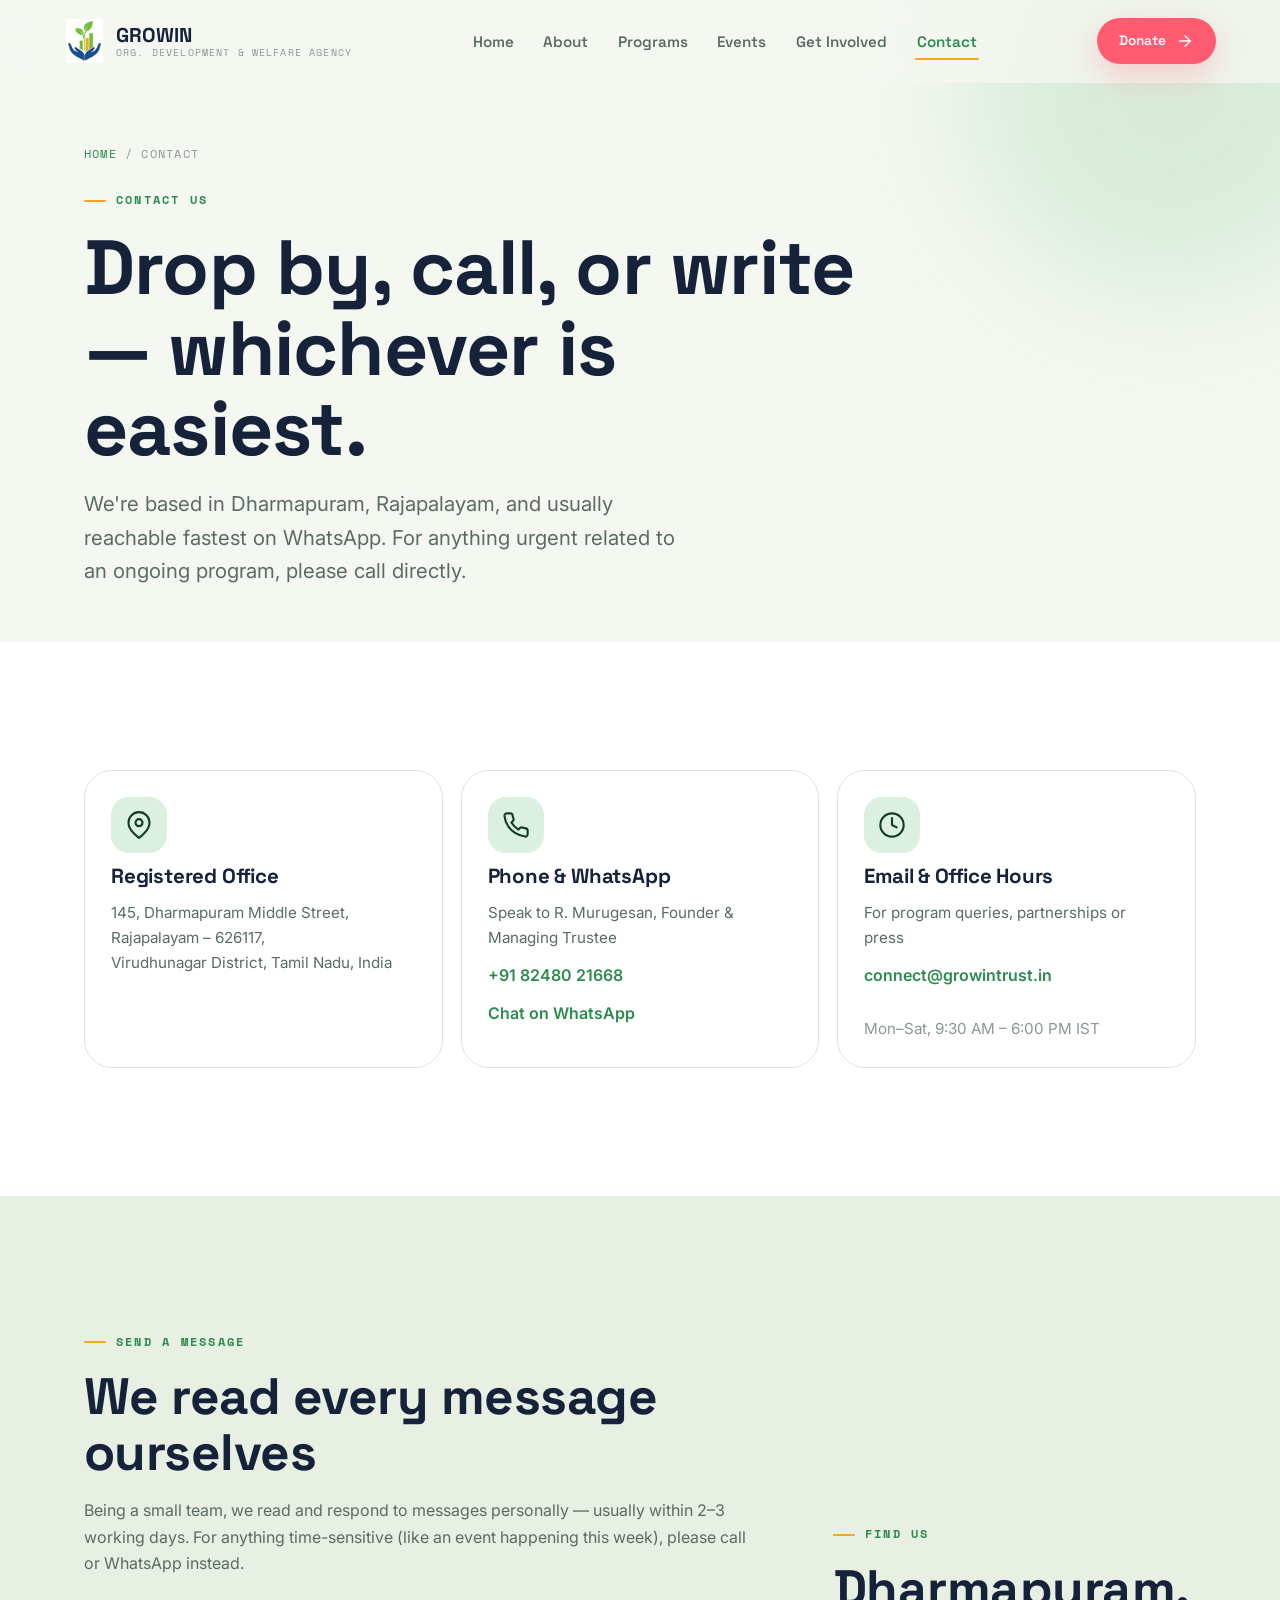
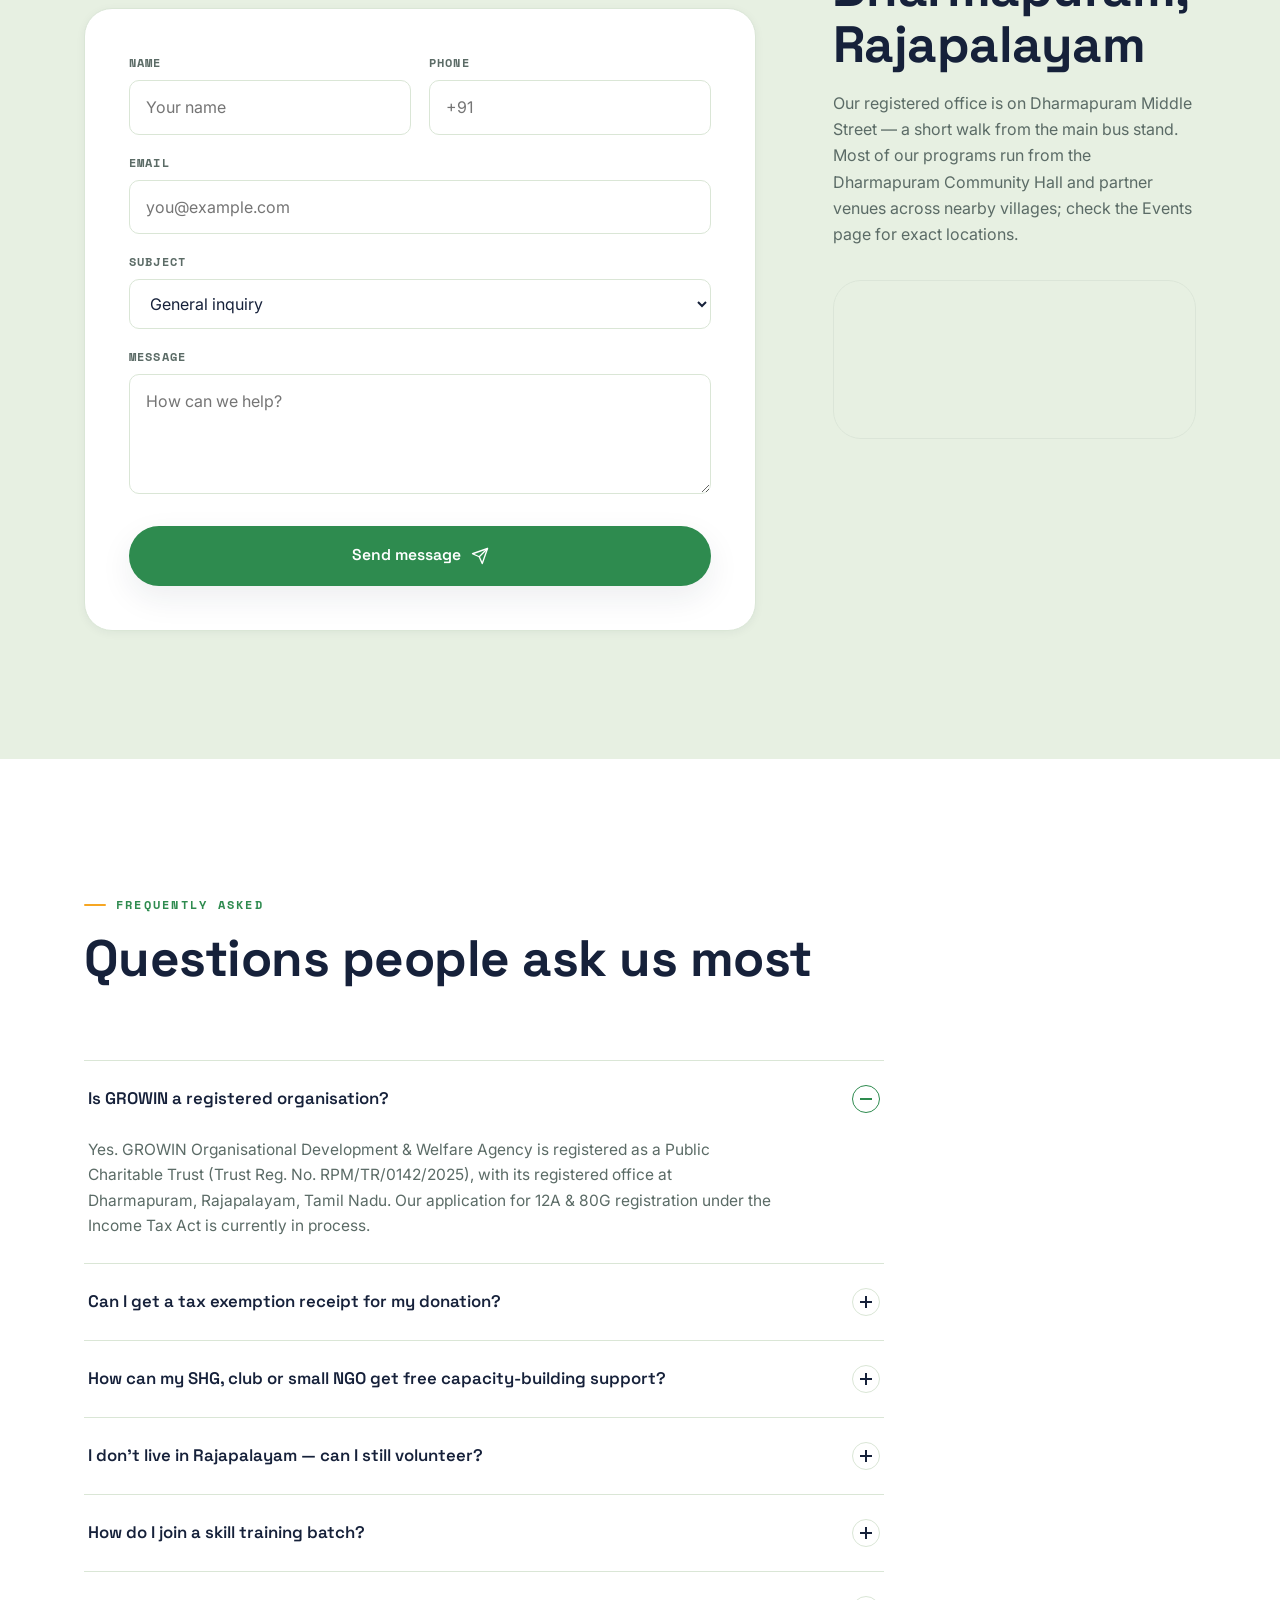
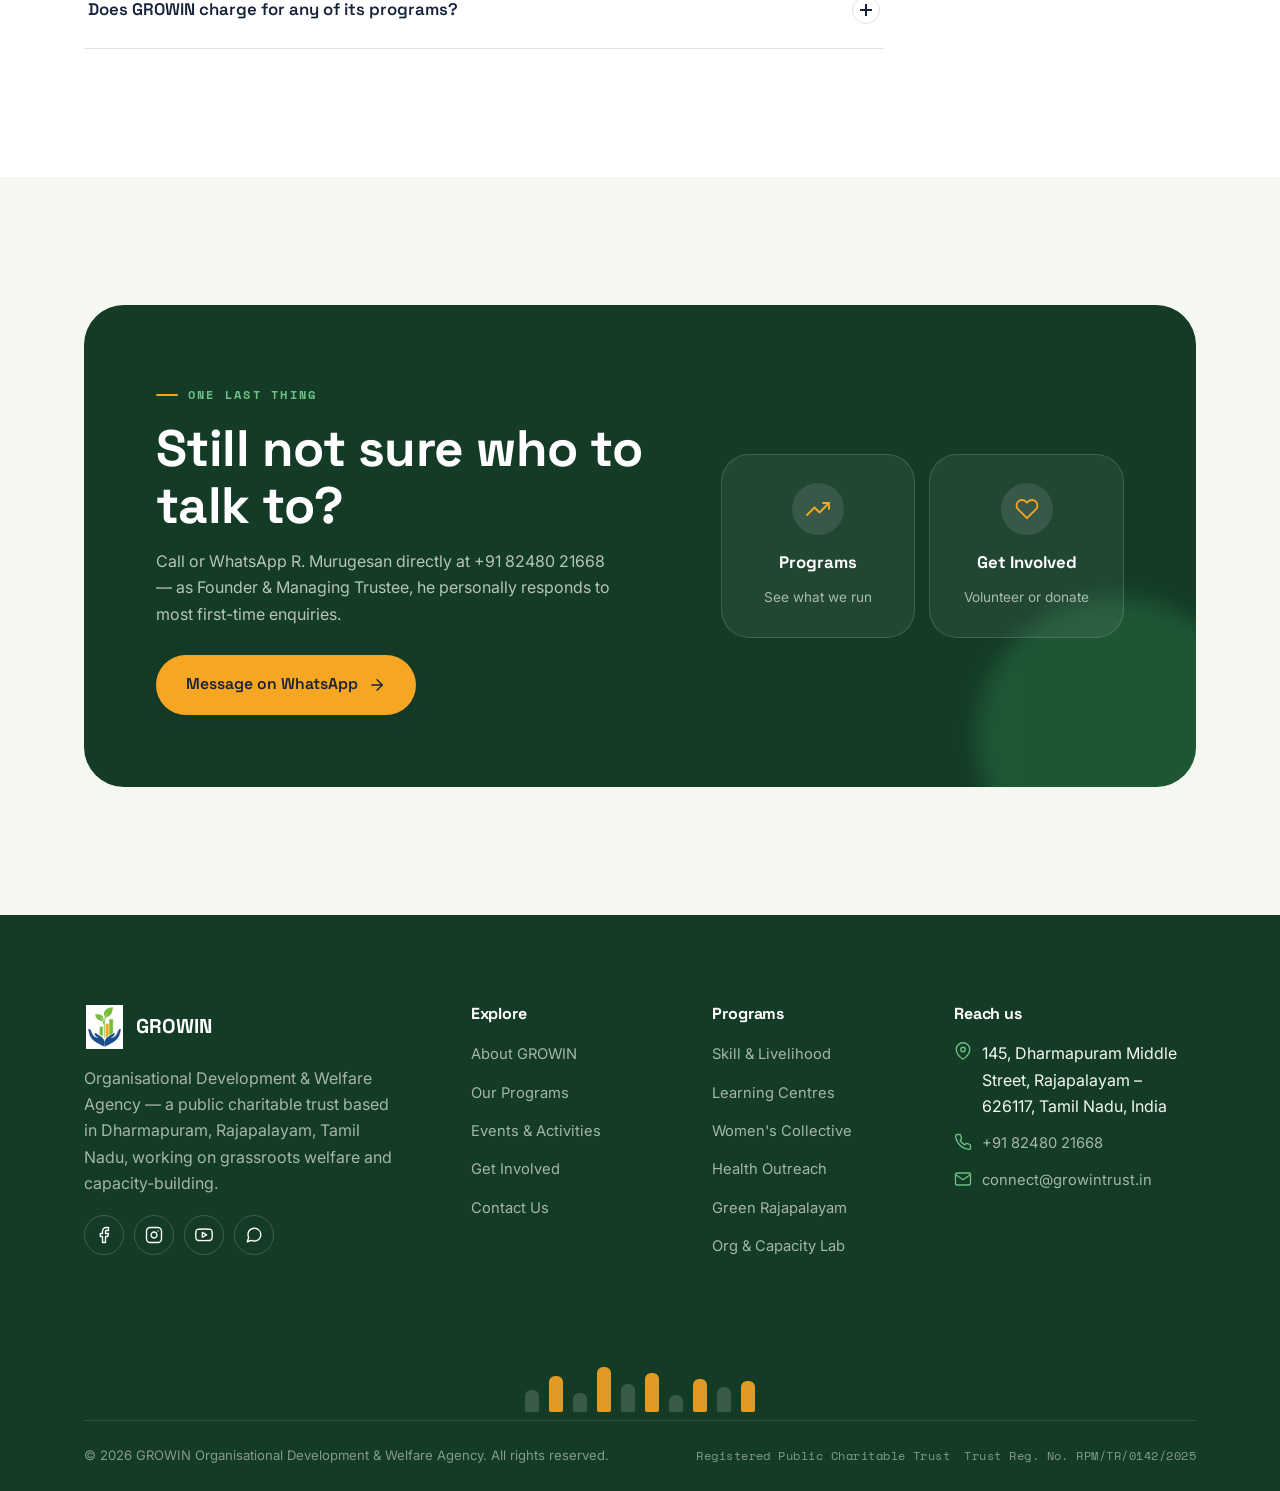
<file: contact.html>
<!DOCTYPE html>
<html lang="en">
<head>
<meta charset="UTF-8">
<meta name="viewport" content="width=device-width, initial-scale=1.0">
<title>Contact GROWIN — Organisational Development & Welfare Agency, Rajapalayam</title>
<meta name="description" content="Get in touch with GROWIN in Dharmapuram, Rajapalayam — phone, WhatsApp, email, office location and frequently asked questions.">
<link rel="icon" href="growin-favicon.png" type="image/png">
<link rel="preconnect" href="https://fonts.googleapis.com">
<link rel="preconnect" href="https://fonts.gstatic.com" crossorigin>
<link href="https://fonts.googleapis.com/css2?family=Space+Grotesk:wght@500;600;700&family=Inter:wght@400;500;600;700;800&family=Space+Mono:wght@400;700&display=swap" rel="stylesheet">
<link rel="stylesheet" href="style.css">
</head>
<body>

<header class="nav">
  <a href="index.html" class="brand">
    <img src="growin-icon.png" alt="">
    <span class="brand-text">GROWIN<small>Org. Development &amp; Welfare Agency</small></span>
  </a>
  <nav class="nav-links">
    <a href="index.html">Home</a>
    <a href="about.html">About</a>
    <a href="programs.html">Programs</a>
    <a href="events.html">Events</a>
    <a href="get-involved.html">Get Involved</a>
    <a href="contact.html">Contact</a>
  </nav>
  <div class="nav-actions">
    <a href="get-involved.html#donate" class="btn btn-accent btn-sm desktop-only">
      Donate
      <svg viewBox="0 0 24 24" fill="none" stroke="currentColor" stroke-width="1.8" stroke-linecap="round" stroke-linejoin="round"><line x1="5" y1="12" x2="19" y2="12"/><polyline points="12 5 19 12 12 19"/></svg>
    </a>
    <button class="nav-toggle" aria-label="Toggle menu">
      <svg class="icon-menu" viewBox="0 0 24 24" fill="none" stroke="currentColor" stroke-width="1.8" stroke-linecap="round" stroke-linejoin="round"><line x1="3" y1="12" x2="21" y2="12"/><line x1="3" y1="6" x2="21" y2="6"/><line x1="3" y1="18" x2="21" y2="18"/></svg>
      <svg class="icon-close" viewBox="0 0 24 24" fill="none" stroke="currentColor" stroke-width="1.8" stroke-linecap="round" stroke-linejoin="round"><line x1="18" y1="6" x2="6" y2="18"/><line x1="6" y1="6" x2="18" y2="18"/></svg>
    </button>
  </div>
</header>

<!-- ===================== PAGE HERO ===================== -->
<section class="page-hero">
  <div class="blob blob-1" style="opacity:.2"></div>
  <div class="container">
    <p class="breadcrumb"><a href="index.html">Home</a> / Contact</p>
    <div class="reveal in-view">
      <p class="eyebrow">Contact Us</p>
      <h1>Drop by, call, or write — whichever is easiest.</h1>
      <p class="lead">We're based in Dharmapuram, Rajapalayam, and usually reachable fastest on WhatsApp. For anything urgent related to an ongoing program, please call directly.</p>
    </div>
  </div>
</section>

<!-- ===================== CONTACT CARDS ===================== -->
<section class="section surface">
  <div class="container">
    <div class="contact-grid reveal-stagger">
      <div class="contact-card">
        <div class="program-icon"><svg viewBox="0 0 24 24" fill="none" stroke="currentColor" stroke-width="1.8" stroke-linecap="round" stroke-linejoin="round"><path d="M21 10c0 7-9 13-9 13s-9-6-9-13a9 9 0 0 1 18 0z"/><circle cx="12" cy="10" r="3"/></svg></div>
        <h4>Registered Office</h4>
        <p>145, Dharmapuram Middle Street,<br>Rajapalayam – 626117,<br>Virudhunagar District, Tamil Nadu, India</p>
      </div>
      <div class="contact-card">
        <div class="program-icon"><svg viewBox="0 0 24 24" fill="none" stroke="currentColor" stroke-width="1.8" stroke-linecap="round" stroke-linejoin="round"><path d="M22 16.92v3a2 2 0 0 1-2.18 2 19.79 19.79 0 0 1-8.63-3.07 19.5 19.5 0 0 1-6-6A19.79 19.79 0 0 1 2.11 4.18 2 2 0 0 1 4.11 2h3a2 2 0 0 1 2 1.72c.127.96.361 1.903.7 2.81a2 2 0 0 1-.45 2.11L8.09 9.91a16 16 0 0 0 6 6l1.27-1.27a2 2 0 0 1 2.11-.45c.907.339 1.85.573 2.81.7A2 2 0 0 1 22 16.92z"/></svg></div>
        <h4>Phone &amp; WhatsApp</h4>
        <p>Speak to R. Murugesan, Founder &amp; Managing Trustee</p>
        <a href="tel:+918248021668">+91 82480 21668</a>
        <a href="https://wa.me/918248021668">Chat on WhatsApp</a>
      </div>
      <div class="contact-card">
        <div class="program-icon"><svg viewBox="0 0 24 24" fill="none" stroke="currentColor" stroke-width="1.8" stroke-linecap="round" stroke-linejoin="round"><circle cx="12" cy="12" r="10"/><polyline points="12 6 12 12 16 14"/></svg></div>
        <h4>Email &amp; Office Hours</h4>
        <p>For program queries, partnerships or press</p>
        <a href="mailto:connect@growintrust.in">connect@growintrust.in</a>
        <p class="small muted mt-sm">Mon–Sat, 9:30 AM – 6:00 PM IST</p>
      </div>
    </div>
  </div>
</section>

<!-- ===================== FORM + MAP ===================== -->
<section class="section mist">
  <div class="container split">
    <div class="reveal">
      <p class="eyebrow">Send a message</p>
      <h2>We read every message ourselves</h2>
      <p class="mt-sm">Being a small team, we read and respond to messages personally — usually within 2–3 working days. For anything time-sensitive (like an event happening this week), please call or WhatsApp instead.</p>
      <div class="form-card mt-md">
        <form data-form>
          <div class="form-grid">
            <div class="field">
              <label for="c-name">Name</label>
              <input type="text" id="c-name" name="name" required placeholder="Your name">
            </div>
            <div class="field">
              <label for="c-phone">Phone</label>
              <input type="tel" id="c-phone" name="phone" placeholder="+91 ">
            </div>
            <div class="field full">
              <label for="c-email">Email</label>
              <input type="email" id="c-email" name="email" required placeholder="you@example.com">
            </div>
            <div class="field full">
              <label for="c-subject">Subject</label>
              <select id="c-subject" name="subject">
                <option>General inquiry</option>
                <option>Volunteering</option>
                <option>Donation / contribution</option>
                <option>Org &amp; Capacity Lab — for my group</option>
                <option>Media / press</option>
                <option>Something else</option>
              </select>
            </div>
            <div class="field full">
              <label for="c-message">Message</label>
              <textarea id="c-message" name="message" required placeholder="How can we help?"></textarea>
            </div>
          </div>
          <button type="submit" class="btn btn-primary btn-block mt-md">
            Send message
            <svg viewBox="0 0 24 24" fill="none" stroke="currentColor" stroke-width="1.8" stroke-linecap="round" stroke-linejoin="round"><line x1="22" y1="2" x2="11" y2="13"/><polygon points="22 2 15 22 11 13 2 9 22 2"/></svg>
          </button>
        </form>
        <div class="form-success">
          <svg viewBox="0 0 24 24" fill="none" stroke="currentColor" stroke-width="2" stroke-linecap="round" stroke-linejoin="round"><polyline points="20 6 9 17 4 12"/></svg>
          Thanks for writing in — we'll get back to you within 2–3 working days.
        </div>
      </div>
    </div>
    <div class="reveal">
      <p class="eyebrow">Find us</p>
      <h2>Dharmapuram, Rajapalayam</h2>
      <p class="mt-sm">Our registered office is on Dharmapuram Middle Street — a short walk from the main bus stand. Most of our programs run from the Dharmapuram Community Hall and partner venues across nearby villages; check the Events page for exact locations.</p>
      <div class="map-frame mt-md">
        <iframe src="https://maps.google.com/maps?q=Rajapalayam,Tamil+Nadu,India&t=&z=13&ie=UTF8&output=embed" loading="lazy" referrerpolicy="no-referrer-when-downgrade" title="Map showing Rajapalayam, Tamil Nadu"></iframe>
      </div>
    </div>
  </div>
</section>

<!-- ===================== FAQ ===================== -->
<section class="section surface">
  <div class="container">
    <div class="section-head reveal">
      <p class="eyebrow">Frequently asked</p>
      <h2>Questions people ask us most</h2>
    </div>
    <div class="reveal" style="max-width: 800px;">
      <div class="accordion-item open">
        <button class="accordion-trigger">
          Is GROWIN a registered organisation?
          <span class="plus"></span>
        </button>
        <div class="accordion-panel" style="max-height: 500px;">
          <div class="accordion-panel-inner">
            <p>Yes. GROWIN Organisational Development &amp; Welfare Agency is registered as a Public Charitable Trust (Trust Reg. No. RPM/TR/0142/2025), with its registered office at Dharmapuram, Rajapalayam, Tamil Nadu. Our application for 12A &amp; 80G registration under the Income Tax Act is currently in process.</p>
          </div>
        </div>
      </div>
      <div class="accordion-item">
        <button class="accordion-trigger">
          Can I get a tax exemption receipt for my donation?
          <span class="plus"></span>
        </button>
        <div class="accordion-panel">
          <div class="accordion-panel-inner">
            <p>Not yet — our 80G approval is pending. We'll record your contribution and follow up once approval comes through. In the meantime, every contribution is acknowledged and tracked against the program you choose to support.</p>
          </div>
        </div>
      </div>
      <div class="accordion-item">
        <button class="accordion-trigger">
          How can my SHG, club or small NGO get free capacity-building support?
          <span class="plus"></span>
        </button>
        <div class="accordion-panel">
          <div class="accordion-panel-inner">
            <p>That's exactly what our Org &amp; Capacity Lab is for. Fill in the request form on our Events page, send us a message here, or call us directly — bring two representatives from your group to a workshop, and there's no obligation to formally partner with GROWIN afterward.</p>
          </div>
        </div>
      </div>
      <div class="accordion-item">
        <button class="accordion-trigger">
          I don't live in Rajapalayam — can I still volunteer?
          <span class="plus"></span>
        </button>
        <div class="accordion-panel">
          <div class="accordion-panel-inner">
            <p>Yes — our Digital &amp; Content Volunteer role is remote-friendly (social media, photography, documentation, website updates). Most in-person roles are currently focused on Rajapalayam taluk, but we'd love to hear from you if you're based elsewhere in Tamil Nadu and interested in helping us expand.</p>
          </div>
        </div>
      </div>
      <div class="accordion-item">
        <button class="accordion-trigger">
          How do I join a skill training batch?
          <span class="plus"></span>
        </button>
        <div class="accordion-panel">
          <div class="accordion-panel-inner">
            <p>Check our Events page for the next batch's start date and venue, and simply walk in — or message us on WhatsApp to confirm a seat in advance. All batches are free; seats are limited and filled on a first-come basis.</p>
          </div>
        </div>
      </div>
      <div class="accordion-item">
        <button class="accordion-trigger">
          Does GROWIN charge for any of its programs?
          <span class="plus"></span>
        </button>
        <div class="accordion-panel">
          <div class="accordion-panel-inner">
            <p>No. All GROWIN programs — Skill Academy batches, Learning Centre sessions, health camps, plantation drives and Org &amp; Capacity Lab workshops — are free of cost. In a few cases (like specialised certifications), participants may need to cover an external exam fee, and this will always be mentioned upfront on the event listing.</p>
          </div>
        </div>
      </div>
    </div>
  </div>
</section>

<!-- ===================== CTA ===================== -->
<section class="section">
  <div class="container">
    <div class="cta-banner reveal">
      <div>
        <p class="eyebrow on-dark">One last thing</p>
        <h2>Still not sure who to talk to?</h2>
        <p>Call or WhatsApp R. Murugesan directly at +91 82480 21668 — as Founder &amp; Managing Trustee, he personally responds to most first-time enquiries.</p>
        <div class="btn-group">
          <a href="https://wa.me/918248021668" class="btn btn-primary" style="background:var(--marigold);color:var(--ink)">
            Message on WhatsApp
            <svg viewBox="0 0 24 24" fill="none" stroke="currentColor" stroke-width="1.8" stroke-linecap="round" stroke-linejoin="round"><line x1="5" y1="12" x2="19" y2="12"/><polyline points="12 5 19 12 12 19"/></svg>
          </a>
        </div>
      </div>
      <div class="cta-split">
        <a href="programs.html" class="pill">
          <div class="pill-icon"><svg viewBox="0 0 24 24" fill="none" stroke="currentColor" stroke-width="1.8" stroke-linecap="round" stroke-linejoin="round"><polyline points="23 6 13.5 15.5 8.5 10.5 1 18"/><polyline points="17 6 23 6 23 12"/></svg></div>
          <strong>Programs</strong>
          <span>See what we run</span>
        </a>
        <a href="get-involved.html" class="pill">
          <div class="pill-icon"><svg viewBox="0 0 24 24" fill="none" stroke="currentColor" stroke-width="1.8" stroke-linecap="round" stroke-linejoin="round"><path d="M20.84 4.61a5.5 5.5 0 0 0-7.78 0L12 5.67l-1.06-1.06a5.5 5.5 0 0 0-7.78 7.78l1.06 1.06L12 21.23l7.78-7.78 1.06-1.06a5.5 5.5 0 0 0 0-7.78z"/></svg></div>
          <strong>Get Involved</strong>
          <span>Volunteer or donate</span>
        </a>
      </div>
    </div>
  </div>
</section>


<!-- ===================== FOOTER ===================== -->
<footer class="footer">
  <div class="container">
    <div class="footer-top">
      <div class="footer-brand">
        <a href="index.html" class="brand">
          <img src="growin-icon.png" alt="">
          <span class="brand-text">GROWIN</span>
        </a>
        <p>Organisational Development &amp; Welfare Agency — a public charitable trust based in Dharmapuram, Rajapalayam, Tamil Nadu, working on grassroots welfare and capacity-building.</p>
        <div class="footer-social">
          <a href="#" aria-label="Facebook"><svg viewBox="0 0 24 24" fill="none" stroke="currentColor" stroke-width="1.8" stroke-linecap="round" stroke-linejoin="round"><path d="M18 2h-3a5 5 0 0 0-5 5v3H7v4h3v8h4v-8h3l1-4h-4V7a1 1 0 0 1 1-1h3z"/></svg></a>
          <a href="#" aria-label="Instagram"><svg viewBox="0 0 24 24" fill="none" stroke="currentColor" stroke-width="1.8" stroke-linecap="round" stroke-linejoin="round"><rect x="2" y="2" width="20" height="20" rx="5" ry="5"/><path d="M16 11.37A4 4 0 1 1 12.63 8 4 4 0 0 1 16 11.37z"/><line x1="17.5" y1="6.5" x2="17.51" y2="6.5"/></svg></a>
          <a href="#" aria-label="YouTube"><svg viewBox="0 0 24 24" fill="none" stroke="currentColor" stroke-width="1.8" stroke-linecap="round" stroke-linejoin="round"><path d="M22.54 6.42a2.78 2.78 0 0 0-1.94-2C18.88 4 12 4 12 4s-6.88 0-8.6.46a2.78 2.78 0 0 0-1.94 2A29 29 0 0 0 1 11.75a29 29 0 0 0 .46 5.33A2.78 2.78 0 0 0 3.4 19c1.72.46 8.6.46 8.6.46s6.88 0 8.6-.46a2.78 2.78 0 0 0 1.94-2 29 29 0 0 0 .46-5.25 29 29 0 0 0-.46-5.33z"/><polygon points="9.75 15.02 15.5 11.75 9.75 8.48 9.75 15.02"/></svg></a>
          <a href="https://wa.me/918248021668" aria-label="WhatsApp"><svg viewBox="0 0 24 24" fill="none" stroke="currentColor" stroke-width="1.8" stroke-linecap="round" stroke-linejoin="round"><path d="M21 11.5a8.38 8.38 0 0 1-.9 3.8 8.5 8.5 0 0 1-7.6 4.7 8.38 8.38 0 0 1-3.8-.9L3 21l1.9-5.7a8.38 8.38 0 0 1-.9-3.8 8.5 8.5 0 0 1 4.7-7.6 8.38 8.38 0 0 1 3.8-.9h.5a8.48 8.48 0 0 1 8 8v.5z"/></svg></a>
        </div>
      </div>
      <div class="footer-col">
        <h4>Explore</h4>
        <ul>
          <li><a href="about.html">About GROWIN</a></li>
          <li><a href="programs.html">Our Programs</a></li>
          <li><a href="events.html">Events &amp; Activities</a></li>
          <li><a href="get-involved.html">Get Involved</a></li>
          <li><a href="contact.html">Contact Us</a></li>
        </ul>
      </div>
      <div class="footer-col">
        <h4>Programs</h4>
        <ul>
          <li><a href="programs.html#skill-academy">Skill &amp; Livelihood</a></li>
          <li><a href="programs.html#learning-centres">Learning Centres</a></li>
          <li><a href="programs.html#womens-collective">Women's Collective</a></li>
          <li><a href="programs.html#health-outreach">Health Outreach</a></li>
          <li><a href="programs.html#green-rajapalayam">Green Rajapalayam</a></li>
          <li><a href="programs.html#capacity-lab">Org &amp; Capacity Lab</a></li>
        </ul>
      </div>
      <div class="footer-col">
        <h4>Reach us</h4>
        <ul class="footer-contact">
          <li><svg viewBox="0 0 24 24" fill="none" stroke="currentColor" stroke-width="1.8" stroke-linecap="round" stroke-linejoin="round"><path d="M21 10c0 7-9 13-9 13s-9-6-9-13a9 9 0 0 1 18 0z"/><circle cx="12" cy="10" r="3"/></svg> <span>145, Dharmapuram Middle Street, Rajapalayam – 626117, Tamil Nadu, India</span></li>
          <li><svg viewBox="0 0 24 24" fill="none" stroke="currentColor" stroke-width="1.8" stroke-linecap="round" stroke-linejoin="round"><path d="M22 16.92v3a2 2 0 0 1-2.18 2 19.79 19.79 0 0 1-8.63-3.07 19.5 19.5 0 0 1-6-6A19.79 19.79 0 0 1 2.11 4.18 2 2 0 0 1 4.11 2h3a2 2 0 0 1 2 1.72c.127.96.361 1.903.7 2.81a2 2 0 0 1-.45 2.11L8.09 9.91a16 16 0 0 0 6 6l1.27-1.27a2 2 0 0 1 2.11-.45c.907.339 1.85.573 2.81.7A2 2 0 0 1 22 16.92z"/></svg> <a href="tel:+918248021668">+91 82480 21668</a></li>
          <li><svg viewBox="0 0 24 24" fill="none" stroke="currentColor" stroke-width="1.8" stroke-linecap="round" stroke-linejoin="round"><path d="M4 4h16c1.1 0 2 .9 2 2v12c0 1.1-.9 2-2 2H4c-1.1 0-2-.9-2-2V6c0-1.1.9-2 2-2z"/><polyline points="22,6 12,13 2,6"/></svg> <a href="mailto:connect@growintrust.in">connect@growintrust.in</a></li>
        </ul>
      </div>
    </div>
    <div class="bar-divider">
      <span style="height:40%"></span><span style="height:65%" class="fill"></span><span style="height:35%"></span><span style="height:80%" class="fill"></span><span style="height:50%"></span><span style="height:70%" class="fill"></span><span style="height:30%"></span><span style="height:60%" class="fill"></span><span style="height:45%"></span><span style="height:55%" class="fill"></span>
    </div>
    <div class="footer-bottom">
      <span>&copy; <span data-year></span> GROWIN Organisational Development &amp; Welfare Agency. All rights reserved.</span>
      <span class="legal-tags">
        <span>Registered Public Charitable Trust</span>
        <span>Trust Reg. No. RPM/TR/0142/2025</span>
      </span>
    </div>
  </div>
</footer>

<button class="back-to-top" aria-label="Back to top">
  <svg viewBox="0 0 24 24" fill="none" stroke="currentColor" stroke-width="1.8" stroke-linecap="round" stroke-linejoin="round"><polyline points="18 15 12 9 6 15"/></svg>
</button>

<script src="main.js"></script>
</body>

</body>
</html>
</file>
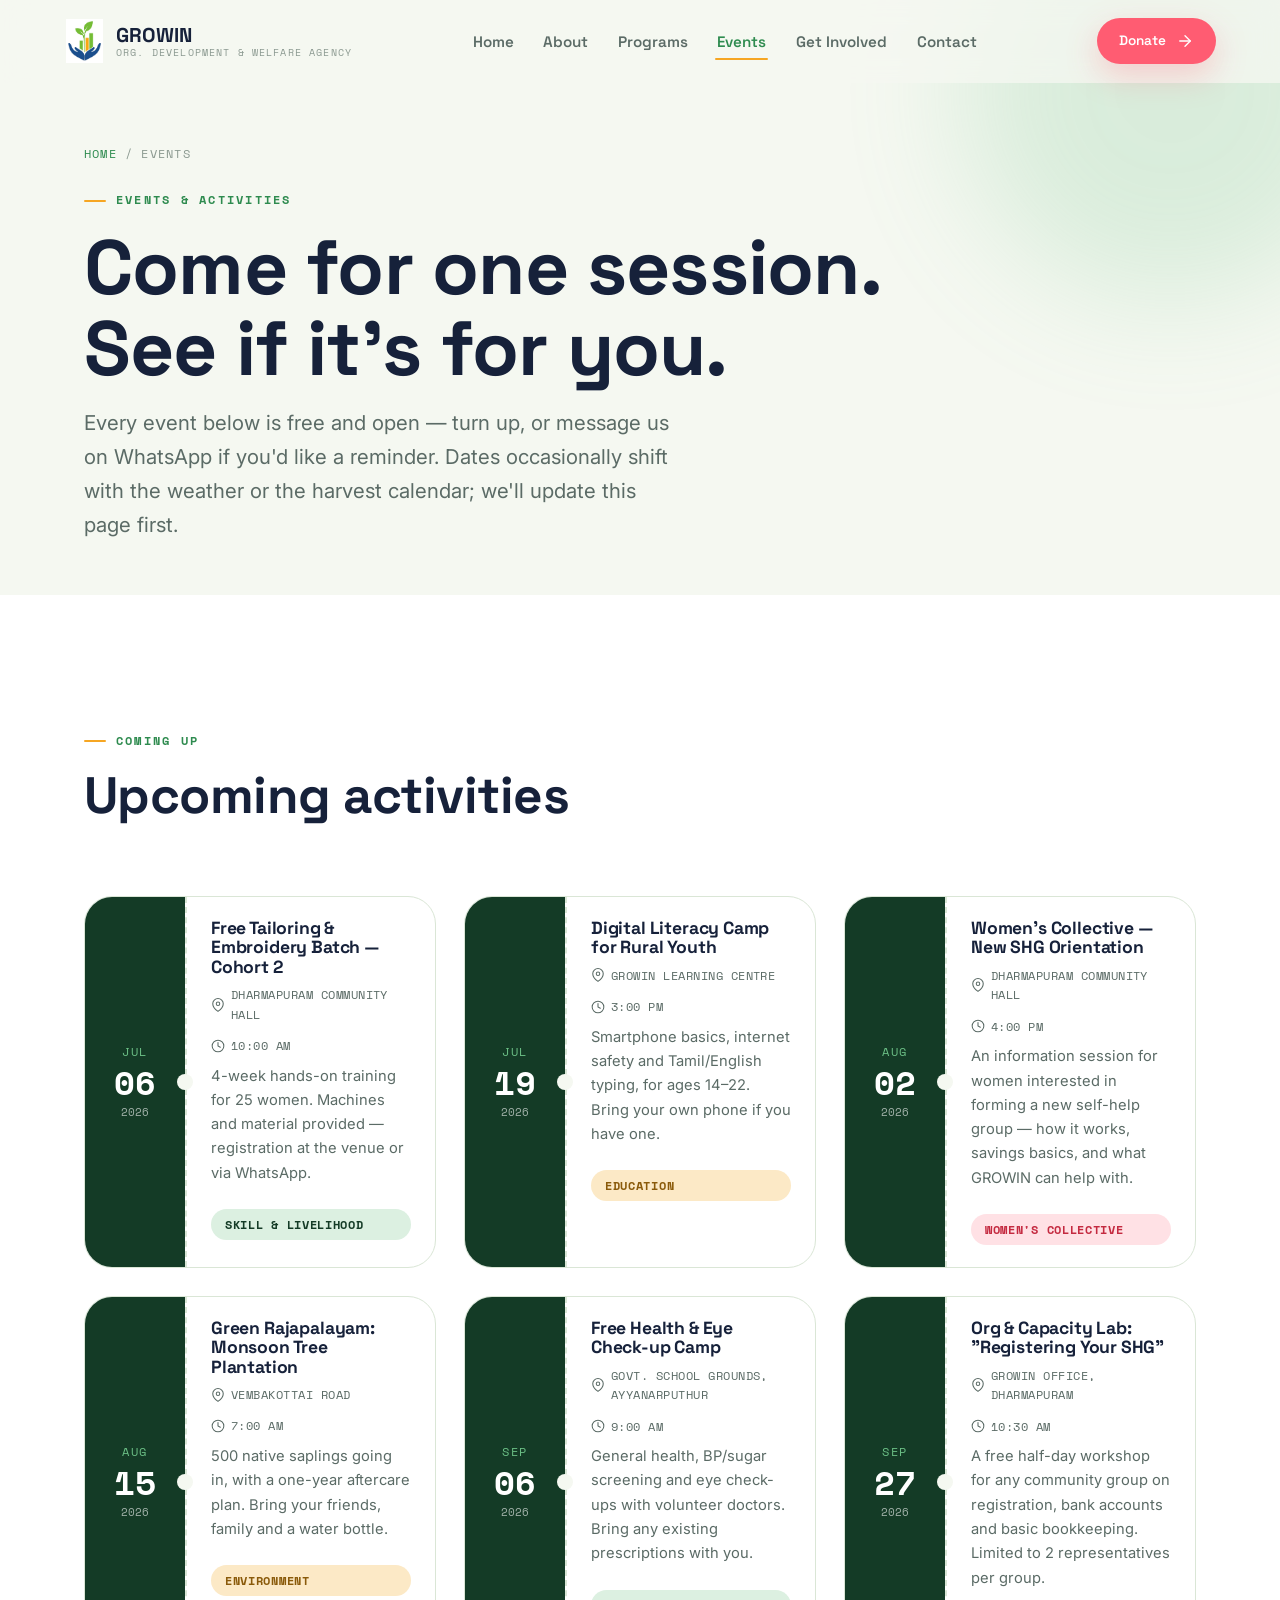
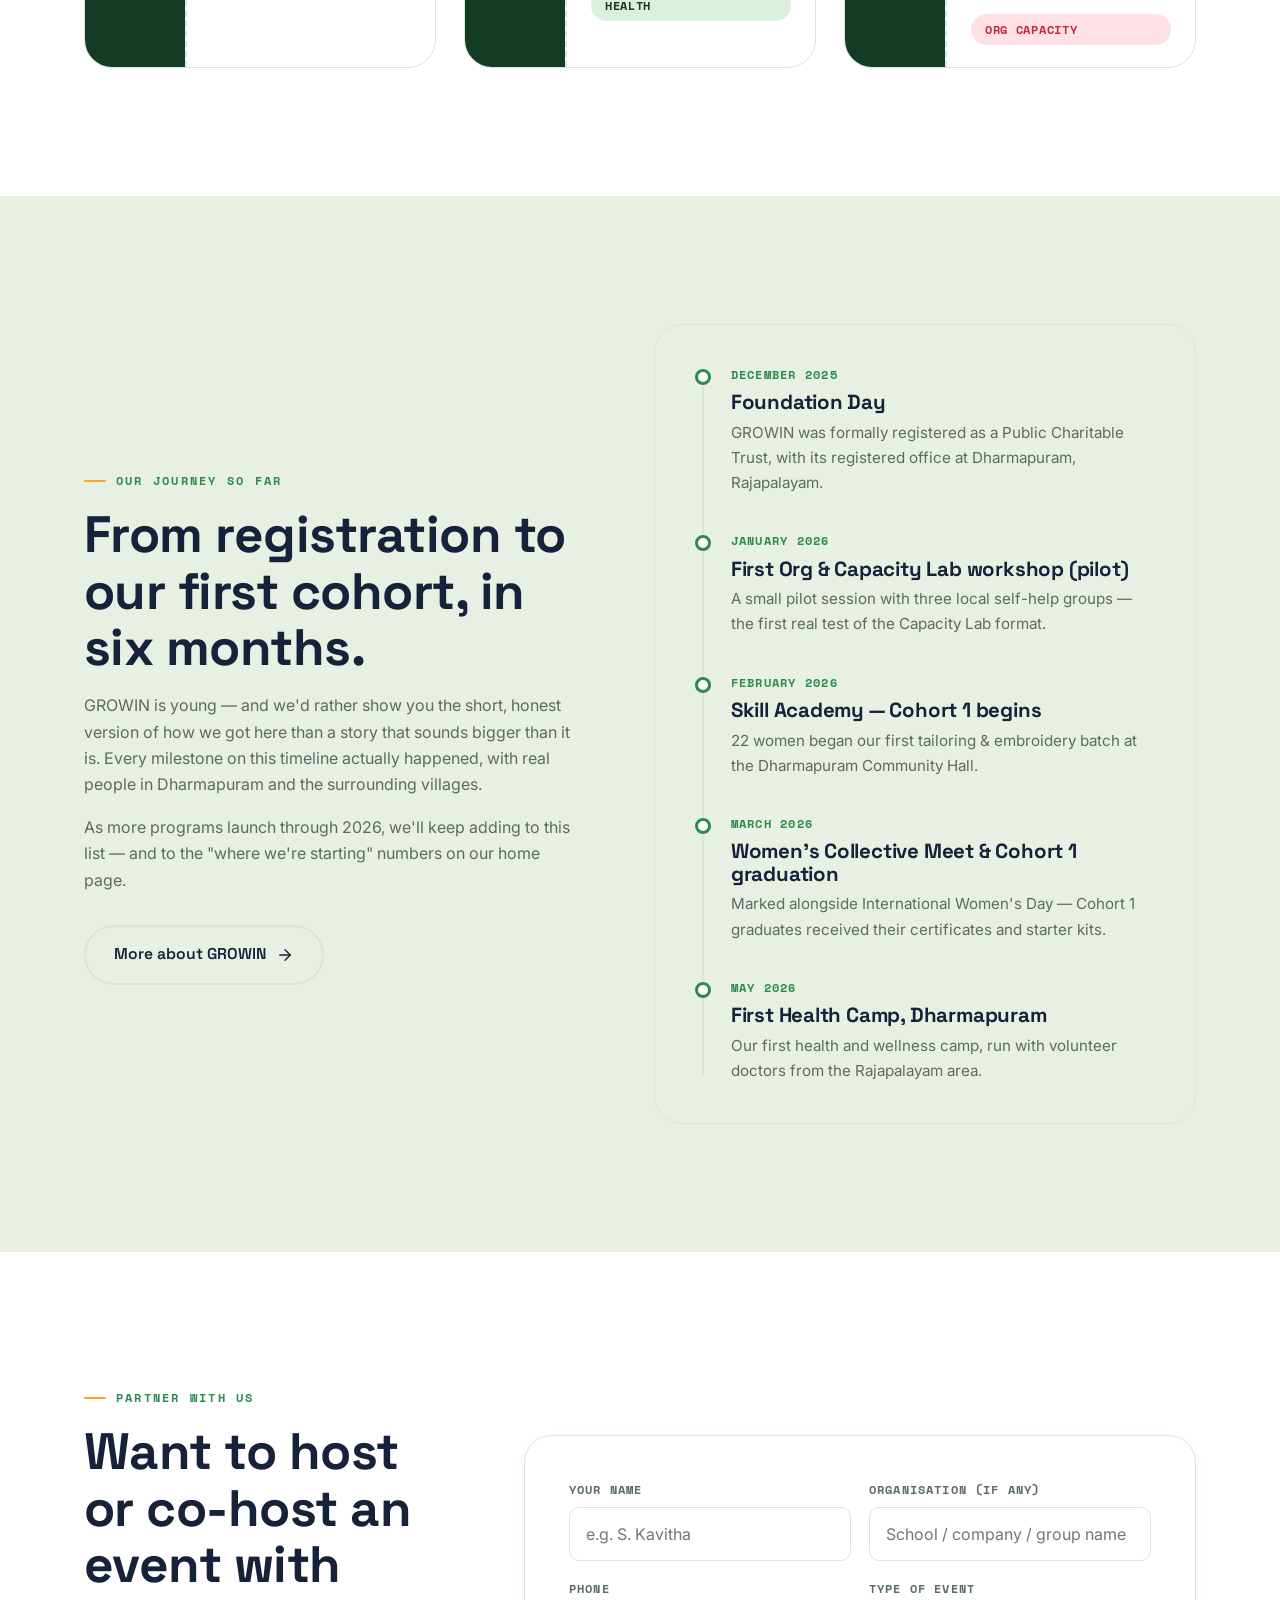
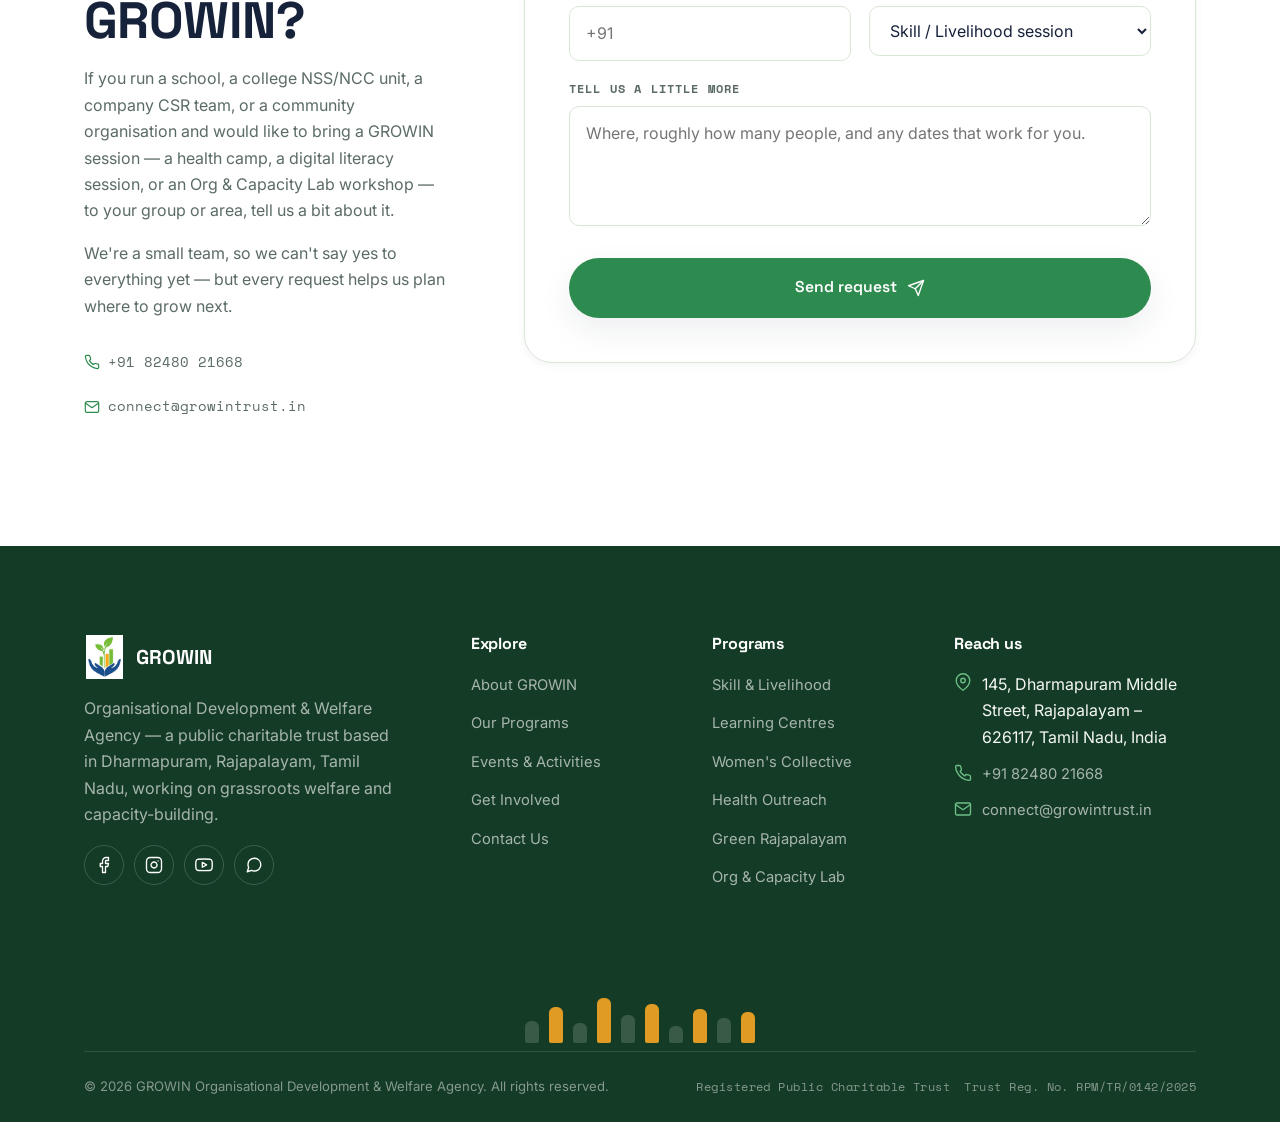
<file: events.html>
<!DOCTYPE html>
<html lang="en">
<head>
<meta charset="UTF-8">
<meta name="viewport" content="width=device-width, initial-scale=1.0">
<title>Events & Activities — GROWIN Organisational Development & Welfare Agency</title>
<meta name="description" content="Upcoming free events in Rajapalayam: skill training batches, health camps, tree plantation drives and Org & Capacity Lab workshops.">
<link rel="icon" href="growin-favicon.png" type="image/png">
<link rel="preconnect" href="https://fonts.googleapis.com">
<link rel="preconnect" href="https://fonts.gstatic.com" crossorigin>
<link href="https://fonts.googleapis.com/css2?family=Space+Grotesk:wght@500;600;700&family=Inter:wght@400;500;600;700;800&family=Space+Mono:wght@400;700&display=swap" rel="stylesheet">
<link rel="stylesheet" href="style.css">
</head>
<body>

<header class="nav">
  <a href="index.html" class="brand">
    <img src="growin-icon.png" alt="">
    <span class="brand-text">GROWIN<small>Org. Development &amp; Welfare Agency</small></span>
  </a>
  <nav class="nav-links">
    <a href="index.html">Home</a>
    <a href="about.html">About</a>
    <a href="programs.html">Programs</a>
    <a href="events.html">Events</a>
    <a href="get-involved.html">Get Involved</a>
    <a href="contact.html">Contact</a>
  </nav>
  <div class="nav-actions">
    <a href="get-involved.html#donate" class="btn btn-accent btn-sm desktop-only">
      Donate
      <svg viewBox="0 0 24 24" fill="none" stroke="currentColor" stroke-width="1.8" stroke-linecap="round" stroke-linejoin="round"><line x1="5" y1="12" x2="19" y2="12"/><polyline points="12 5 19 12 12 19"/></svg>
    </a>
    <button class="nav-toggle" aria-label="Toggle menu">
      <svg class="icon-menu" viewBox="0 0 24 24" fill="none" stroke="currentColor" stroke-width="1.8" stroke-linecap="round" stroke-linejoin="round"><line x1="3" y1="12" x2="21" y2="12"/><line x1="3" y1="6" x2="21" y2="6"/><line x1="3" y1="18" x2="21" y2="18"/></svg>
      <svg class="icon-close" viewBox="0 0 24 24" fill="none" stroke="currentColor" stroke-width="1.8" stroke-linecap="round" stroke-linejoin="round"><line x1="18" y1="6" x2="6" y2="18"/><line x1="6" y1="6" x2="18" y2="18"/></svg>
    </button>
  </div>
</header>

<!-- ===================== PAGE HERO ===================== -->
<section class="page-hero">
  <div class="blob blob-1" style="opacity:.2"></div>
  <div class="container">
    <p class="breadcrumb"><a href="index.html">Home</a> / Events</p>
    <div class="reveal in-view">
      <p class="eyebrow">Events &amp; Activities</p>
      <h1>Come for one session. See if it's for you.</h1>
      <p class="lead">Every event below is free and open — turn up, or message us on WhatsApp if you'd like a reminder. Dates occasionally shift with the weather or the harvest calendar; we'll update this page first.</p>
    </div>
  </div>
</section>

<!-- ===================== UPCOMING EVENTS ===================== -->
<section class="section surface">
  <div class="container">
    <div class="section-head reveal">
      <p class="eyebrow">Coming up</p>
      <h2>Upcoming activities</h2>
    </div>
    <div class="events-grid reveal-stagger">

      <div class="ticket">
        <div class="ticket-date"><span class="month">Jul</span><span class="day">06</span><span class="year">2026</span></div>
        <div class="ticket-body">
          <h4>Free Tailoring &amp; Embroidery Batch — Cohort 2</h4>
          <div class="ticket-meta">
            <span><svg viewBox="0 0 24 24" fill="none" stroke="currentColor" stroke-width="1.8" stroke-linecap="round" stroke-linejoin="round"><path d="M21 10c0 7-9 13-9 13s-9-6-9-13a9 9 0 0 1 18 0z"/><circle cx="12" cy="10" r="3"/></svg> Dharmapuram Community Hall</span>
            <span><svg viewBox="0 0 24 24" fill="none" stroke="currentColor" stroke-width="1.8" stroke-linecap="round" stroke-linejoin="round"><circle cx="12" cy="12" r="10"/><polyline points="12 6 12 12 16 14"/></svg> 10:00 AM</span>
          </div>
          <p>4-week hands-on training for 25 women. Machines and material provided — registration at the venue or via WhatsApp.</p>
          <span class="tag mt-sm">Skill &amp; Livelihood</span>
        </div>
      </div>

      <div class="ticket">
        <div class="ticket-date"><span class="month">Jul</span><span class="day">19</span><span class="year">2026</span></div>
        <div class="ticket-body">
          <h4>Digital Literacy Camp for Rural Youth</h4>
          <div class="ticket-meta">
            <span><svg viewBox="0 0 24 24" fill="none" stroke="currentColor" stroke-width="1.8" stroke-linecap="round" stroke-linejoin="round"><path d="M21 10c0 7-9 13-9 13s-9-6-9-13a9 9 0 0 1 18 0z"/><circle cx="12" cy="10" r="3"/></svg> GROWIN Learning Centre</span>
            <span><svg viewBox="0 0 24 24" fill="none" stroke="currentColor" stroke-width="1.8" stroke-linecap="round" stroke-linejoin="round"><circle cx="12" cy="12" r="10"/><polyline points="12 6 12 12 16 14"/></svg> 3:00 PM</span>
          </div>
          <p>Smartphone basics, internet safety and Tamil/English typing, for ages 14–22. Bring your own phone if you have one.</p>
          <span class="tag amber mt-sm">Education</span>
        </div>
      </div>

      <div class="ticket">
        <div class="ticket-date"><span class="month">Aug</span><span class="day">02</span><span class="year">2026</span></div>
        <div class="ticket-body">
          <h4>Women's Collective — New SHG Orientation</h4>
          <div class="ticket-meta">
            <span><svg viewBox="0 0 24 24" fill="none" stroke="currentColor" stroke-width="1.8" stroke-linecap="round" stroke-linejoin="round"><path d="M21 10c0 7-9 13-9 13s-9-6-9-13a9 9 0 0 1 18 0z"/><circle cx="12" cy="10" r="3"/></svg> Dharmapuram Community Hall</span>
            <span><svg viewBox="0 0 24 24" fill="none" stroke="currentColor" stroke-width="1.8" stroke-linecap="round" stroke-linejoin="round"><circle cx="12" cy="12" r="10"/><polyline points="12 6 12 12 16 14"/></svg> 4:00 PM</span>
          </div>
          <p>An information session for women interested in forming a new self-help group — how it works, savings basics, and what GROWIN can help with.</p>
          <span class="tag bloom mt-sm">Women's Collective</span>
        </div>
      </div>

      <div class="ticket">
        <div class="ticket-date"><span class="month">Aug</span><span class="day">15</span><span class="year">2026</span></div>
        <div class="ticket-body">
          <h4>Green Rajapalayam: Monsoon Tree Plantation</h4>
          <div class="ticket-meta">
            <span><svg viewBox="0 0 24 24" fill="none" stroke="currentColor" stroke-width="1.8" stroke-linecap="round" stroke-linejoin="round"><path d="M21 10c0 7-9 13-9 13s-9-6-9-13a9 9 0 0 1 18 0z"/><circle cx="12" cy="10" r="3"/></svg> Vembakottai Road</span>
            <span><svg viewBox="0 0 24 24" fill="none" stroke="currentColor" stroke-width="1.8" stroke-linecap="round" stroke-linejoin="round"><circle cx="12" cy="12" r="10"/><polyline points="12 6 12 12 16 14"/></svg> 7:00 AM</span>
          </div>
          <p>500 native saplings going in, with a one-year aftercare plan. Bring your friends, family and a water bottle.</p>
          <span class="tag amber mt-sm">Environment</span>
        </div>
      </div>

      <div class="ticket">
        <div class="ticket-date"><span class="month">Sep</span><span class="day">06</span><span class="year">2026</span></div>
        <div class="ticket-body">
          <h4>Free Health &amp; Eye Check-up Camp</h4>
          <div class="ticket-meta">
            <span><svg viewBox="0 0 24 24" fill="none" stroke="currentColor" stroke-width="1.8" stroke-linecap="round" stroke-linejoin="round"><path d="M21 10c0 7-9 13-9 13s-9-6-9-13a9 9 0 0 1 18 0z"/><circle cx="12" cy="10" r="3"/></svg> Govt. School Grounds, Ayyanarputhur</span>
            <span><svg viewBox="0 0 24 24" fill="none" stroke="currentColor" stroke-width="1.8" stroke-linecap="round" stroke-linejoin="round"><circle cx="12" cy="12" r="10"/><polyline points="12 6 12 12 16 14"/></svg> 9:00 AM</span>
          </div>
          <p>General health, BP/sugar screening and eye check-ups with volunteer doctors. Bring any existing prescriptions with you.</p>
          <span class="tag mt-sm">Health</span>
        </div>
      </div>

      <div class="ticket">
        <div class="ticket-date"><span class="month">Sep</span><span class="day">27</span><span class="year">2026</span></div>
        <div class="ticket-body">
          <h4>Org &amp; Capacity Lab: "Registering Your SHG"</h4>
          <div class="ticket-meta">
            <span><svg viewBox="0 0 24 24" fill="none" stroke="currentColor" stroke-width="1.8" stroke-linecap="round" stroke-linejoin="round"><path d="M21 10c0 7-9 13-9 13s-9-6-9-13a9 9 0 0 1 18 0z"/><circle cx="12" cy="10" r="3"/></svg> GROWIN Office, Dharmapuram</span>
            <span><svg viewBox="0 0 24 24" fill="none" stroke="currentColor" stroke-width="1.8" stroke-linecap="round" stroke-linejoin="round"><circle cx="12" cy="12" r="10"/><polyline points="12 6 12 12 16 14"/></svg> 10:30 AM</span>
          </div>
          <p>A free half-day workshop for any community group on registration, bank accounts and basic bookkeeping. Limited to 2 representatives per group.</p>
          <span class="tag bloom mt-sm">Org Capacity</span>
        </div>
      </div>

    </div>
  </div>
</section>

<!-- ===================== JOURNEY SO FAR ===================== -->
<section class="section mist">
  <div class="container split reverse">
    <div class="reveal">
      <div class="value-card" style="padding: clamp(28px, 4vw, 40px);">
        <div class="timeline">
          <div class="timeline-item">
            <p class="when">December 2025</p>
            <h4>Foundation Day</h4>
            <p>GROWIN was formally registered as a Public Charitable Trust, with its registered office at Dharmapuram, Rajapalayam.</p>
          </div>
          <div class="timeline-item">
            <p class="when">January 2026</p>
            <h4>First Org &amp; Capacity Lab workshop (pilot)</h4>
            <p>A small pilot session with three local self-help groups — the first real test of the Capacity Lab format.</p>
          </div>
          <div class="timeline-item">
            <p class="when">February 2026</p>
            <h4>Skill Academy — Cohort 1 begins</h4>
            <p>22 women began our first tailoring &amp; embroidery batch at the Dharmapuram Community Hall.</p>
          </div>
          <div class="timeline-item">
            <p class="when">March 2026</p>
            <h4>Women's Collective Meet &amp; Cohort 1 graduation</h4>
            <p>Marked alongside International Women's Day — Cohort 1 graduates received their certificates and starter kits.</p>
          </div>
          <div class="timeline-item">
            <p class="when">May 2026</p>
            <h4>First Health Camp, Dharmapuram</h4>
            <p>Our first health and wellness camp, run with volunteer doctors from the Rajapalayam area.</p>
          </div>
        </div>
      </div>
    </div>
    <div class="reveal">
      <p class="eyebrow">Our journey so far</p>
      <h2>From registration to our first cohort, in six months.</h2>
      <p class="mt-sm">GROWIN is young — and we'd rather show you the short, honest version of how we got here than a story that sounds bigger than it is. Every milestone on this timeline actually happened, with real people in Dharmapuram and the surrounding villages.</p>
      <p class="mt-sm">As more programs launch through 2026, we'll keep adding to this list — and to the "where we're starting" numbers on our home page.</p>
      <a href="about.html" class="btn btn-ghost mt-md">
        More about GROWIN
        <svg viewBox="0 0 24 24" fill="none" stroke="currentColor" stroke-width="1.8" stroke-linecap="round" stroke-linejoin="round"><line x1="5" y1="12" x2="19" y2="12"/><polyline points="12 5 19 12 12 19"/></svg>
      </a>
    </div>
  </div>
</section>

<!-- ===================== HOST AN EVENT / PARTNER ===================== -->
<section class="section surface">
  <div class="container split">
    <div class="reveal">
      <p class="eyebrow">Partner with us</p>
      <h2>Want to host or co-host an event with GROWIN?</h2>
      <p class="mt-sm">If you run a school, a college NSS/NCC unit, a company CSR team, or a community organisation and would like to bring a GROWIN session — a health camp, a digital literacy session, or an Org &amp; Capacity Lab workshop — to your group or area, tell us a bit about it.</p>
      <p class="mt-sm">We're a small team, so we can't say yes to everything yet — but every request helps us plan where to grow next.</p>
      <div class="founder-contact mt-md">
        <a href="tel:+918248021668">
          <svg viewBox="0 0 24 24" fill="none" stroke="currentColor" stroke-width="1.8" stroke-linecap="round" stroke-linejoin="round"><path d="M22 16.92v3a2 2 0 0 1-2.18 2 19.79 19.79 0 0 1-8.63-3.07 19.5 19.5 0 0 1-6-6A19.79 19.79 0 0 1 2.11 4.18 2 2 0 0 1 4.11 2h3a2 2 0 0 1 2 1.72c.127.96.361 1.903.7 2.81a2 2 0 0 1-.45 2.11L8.09 9.91a16 16 0 0 0 6 6l1.27-1.27a2 2 0 0 1 2.11-.45c.907.339 1.85.573 2.81.7A2 2 0 0 1 22 16.92z"/></svg>
          +91 82480 21668
        </a>
        <a href="mailto:connect@growintrust.in">
          <svg viewBox="0 0 24 24" fill="none" stroke="currentColor" stroke-width="1.8" stroke-linecap="round" stroke-linejoin="round"><path d="M4 4h16c1.1 0 2 .9 2 2v12c0 1.1-.9 2-2 2H4c-1.1 0-2-.9-2-2V6c0-1.1.9-2 2-2z"/><polyline points="22,6 12,13 2,6"/></svg>
          connect@growintrust.in
        </a>
      </div>
    </div>
    <div class="reveal">
      <div class="form-card">
        <form data-form>
          <div class="form-grid">
            <div class="field">
              <label for="ev-name">Your name</label>
              <input type="text" id="ev-name" name="name" required placeholder="e.g. S. Kavitha">
            </div>
            <div class="field">
              <label for="ev-org">Organisation (if any)</label>
              <input type="text" id="ev-org" name="organisation" placeholder="School / company / group name">
            </div>
            <div class="field">
              <label for="ev-phone">Phone</label>
              <input type="tel" id="ev-phone" name="phone" required placeholder="+91 ">
            </div>
            <div class="field">
              <label for="ev-type">Type of event</label>
              <select id="ev-type" name="event_type">
                <option>Skill / Livelihood session</option>
                <option>Health camp</option>
                <option>Digital literacy / education</option>
                <option>Tree plantation / clean-up</option>
                <option>Org &amp; Capacity Lab workshop</option>
                <option>Something else</option>
              </select>
            </div>
            <div class="field full">
              <label for="ev-msg">Tell us a little more</label>
              <textarea id="ev-msg" name="message" placeholder="Where, roughly how many people, and any dates that work for you."></textarea>
            </div>
          </div>
          <button type="submit" class="btn btn-primary btn-block mt-md">
            Send request
            <svg viewBox="0 0 24 24" fill="none" stroke="currentColor" stroke-width="1.8" stroke-linecap="round" stroke-linejoin="round"><line x1="22" y1="2" x2="11" y2="13"/><polygon points="22 2 15 22 11 13 2 9 22 2"/></svg>
          </button>
        </form>
        <div class="form-success">
          <svg viewBox="0 0 24 24" fill="none" stroke="currentColor" stroke-width="2" stroke-linecap="round" stroke-linejoin="round"><polyline points="20 6 9 17 4 12"/></svg>
          Thanks — we've noted your request and will get back to you on WhatsApp or phone.
        </div>
      </div>
    </div>
  </div>
</section>


<!-- ===================== FOOTER ===================== -->
<footer class="footer">
  <div class="container">
    <div class="footer-top">
      <div class="footer-brand">
        <a href="index.html" class="brand">
          <img src="growin-icon.png" alt="">
          <span class="brand-text">GROWIN</span>
        </a>
        <p>Organisational Development &amp; Welfare Agency — a public charitable trust based in Dharmapuram, Rajapalayam, Tamil Nadu, working on grassroots welfare and capacity-building.</p>
        <div class="footer-social">
          <a href="#" aria-label="Facebook"><svg viewBox="0 0 24 24" fill="none" stroke="currentColor" stroke-width="1.8" stroke-linecap="round" stroke-linejoin="round"><path d="M18 2h-3a5 5 0 0 0-5 5v3H7v4h3v8h4v-8h3l1-4h-4V7a1 1 0 0 1 1-1h3z"/></svg></a>
          <a href="#" aria-label="Instagram"><svg viewBox="0 0 24 24" fill="none" stroke="currentColor" stroke-width="1.8" stroke-linecap="round" stroke-linejoin="round"><rect x="2" y="2" width="20" height="20" rx="5" ry="5"/><path d="M16 11.37A4 4 0 1 1 12.63 8 4 4 0 0 1 16 11.37z"/><line x1="17.5" y1="6.5" x2="17.51" y2="6.5"/></svg></a>
          <a href="#" aria-label="YouTube"><svg viewBox="0 0 24 24" fill="none" stroke="currentColor" stroke-width="1.8" stroke-linecap="round" stroke-linejoin="round"><path d="M22.54 6.42a2.78 2.78 0 0 0-1.94-2C18.88 4 12 4 12 4s-6.88 0-8.6.46a2.78 2.78 0 0 0-1.94 2A29 29 0 0 0 1 11.75a29 29 0 0 0 .46 5.33A2.78 2.78 0 0 0 3.4 19c1.72.46 8.6.46 8.6.46s6.88 0 8.6-.46a2.78 2.78 0 0 0 1.94-2 29 29 0 0 0 .46-5.25 29 29 0 0 0-.46-5.33z"/><polygon points="9.75 15.02 15.5 11.75 9.75 8.48 9.75 15.02"/></svg></a>
          <a href="https://wa.me/918248021668" aria-label="WhatsApp"><svg viewBox="0 0 24 24" fill="none" stroke="currentColor" stroke-width="1.8" stroke-linecap="round" stroke-linejoin="round"><path d="M21 11.5a8.38 8.38 0 0 1-.9 3.8 8.5 8.5 0 0 1-7.6 4.7 8.38 8.38 0 0 1-3.8-.9L3 21l1.9-5.7a8.38 8.38 0 0 1-.9-3.8 8.5 8.5 0 0 1 4.7-7.6 8.38 8.38 0 0 1 3.8-.9h.5a8.48 8.48 0 0 1 8 8v.5z"/></svg></a>
        </div>
      </div>
      <div class="footer-col">
        <h4>Explore</h4>
        <ul>
          <li><a href="about.html">About GROWIN</a></li>
          <li><a href="programs.html">Our Programs</a></li>
          <li><a href="events.html">Events &amp; Activities</a></li>
          <li><a href="get-involved.html">Get Involved</a></li>
          <li><a href="contact.html">Contact Us</a></li>
        </ul>
      </div>
      <div class="footer-col">
        <h4>Programs</h4>
        <ul>
          <li><a href="programs.html#skill-academy">Skill &amp; Livelihood</a></li>
          <li><a href="programs.html#learning-centres">Learning Centres</a></li>
          <li><a href="programs.html#womens-collective">Women's Collective</a></li>
          <li><a href="programs.html#health-outreach">Health Outreach</a></li>
          <li><a href="programs.html#green-rajapalayam">Green Rajapalayam</a></li>
          <li><a href="programs.html#capacity-lab">Org &amp; Capacity Lab</a></li>
        </ul>
      </div>
      <div class="footer-col">
        <h4>Reach us</h4>
        <ul class="footer-contact">
          <li><svg viewBox="0 0 24 24" fill="none" stroke="currentColor" stroke-width="1.8" stroke-linecap="round" stroke-linejoin="round"><path d="M21 10c0 7-9 13-9 13s-9-6-9-13a9 9 0 0 1 18 0z"/><circle cx="12" cy="10" r="3"/></svg> <span>145, Dharmapuram Middle Street, Rajapalayam – 626117, Tamil Nadu, India</span></li>
          <li><svg viewBox="0 0 24 24" fill="none" stroke="currentColor" stroke-width="1.8" stroke-linecap="round" stroke-linejoin="round"><path d="M22 16.92v3a2 2 0 0 1-2.18 2 19.79 19.79 0 0 1-8.63-3.07 19.5 19.5 0 0 1-6-6A19.79 19.79 0 0 1 2.11 4.18 2 2 0 0 1 4.11 2h3a2 2 0 0 1 2 1.72c.127.96.361 1.903.7 2.81a2 2 0 0 1-.45 2.11L8.09 9.91a16 16 0 0 0 6 6l1.27-1.27a2 2 0 0 1 2.11-.45c.907.339 1.85.573 2.81.7A2 2 0 0 1 22 16.92z"/></svg> <a href="tel:+918248021668">+91 82480 21668</a></li>
          <li><svg viewBox="0 0 24 24" fill="none" stroke="currentColor" stroke-width="1.8" stroke-linecap="round" stroke-linejoin="round"><path d="M4 4h16c1.1 0 2 .9 2 2v12c0 1.1-.9 2-2 2H4c-1.1 0-2-.9-2-2V6c0-1.1.9-2 2-2z"/><polyline points="22,6 12,13 2,6"/></svg> <a href="mailto:connect@growintrust.in">connect@growintrust.in</a></li>
        </ul>
      </div>
    </div>
    <div class="bar-divider">
      <span style="height:40%"></span><span style="height:65%" class="fill"></span><span style="height:35%"></span><span style="height:80%" class="fill"></span><span style="height:50%"></span><span style="height:70%" class="fill"></span><span style="height:30%"></span><span style="height:60%" class="fill"></span><span style="height:45%"></span><span style="height:55%" class="fill"></span>
    </div>
    <div class="footer-bottom">
      <span>&copy; <span data-year></span> GROWIN Organisational Development &amp; Welfare Agency. All rights reserved.</span>
      <span class="legal-tags">
        <span>Registered Public Charitable Trust</span>
        <span>Trust Reg. No. RPM/TR/0142/2025</span>
      </span>
    </div>
  </div>
</footer>

<button class="back-to-top" aria-label="Back to top">
  <svg viewBox="0 0 24 24" fill="none" stroke="currentColor" stroke-width="1.8" stroke-linecap="round" stroke-linejoin="round"><polyline points="18 15 12 9 6 15"/></svg>
</button>

<script src="main.js"></script>
</body>

</body>
</html>
</file>
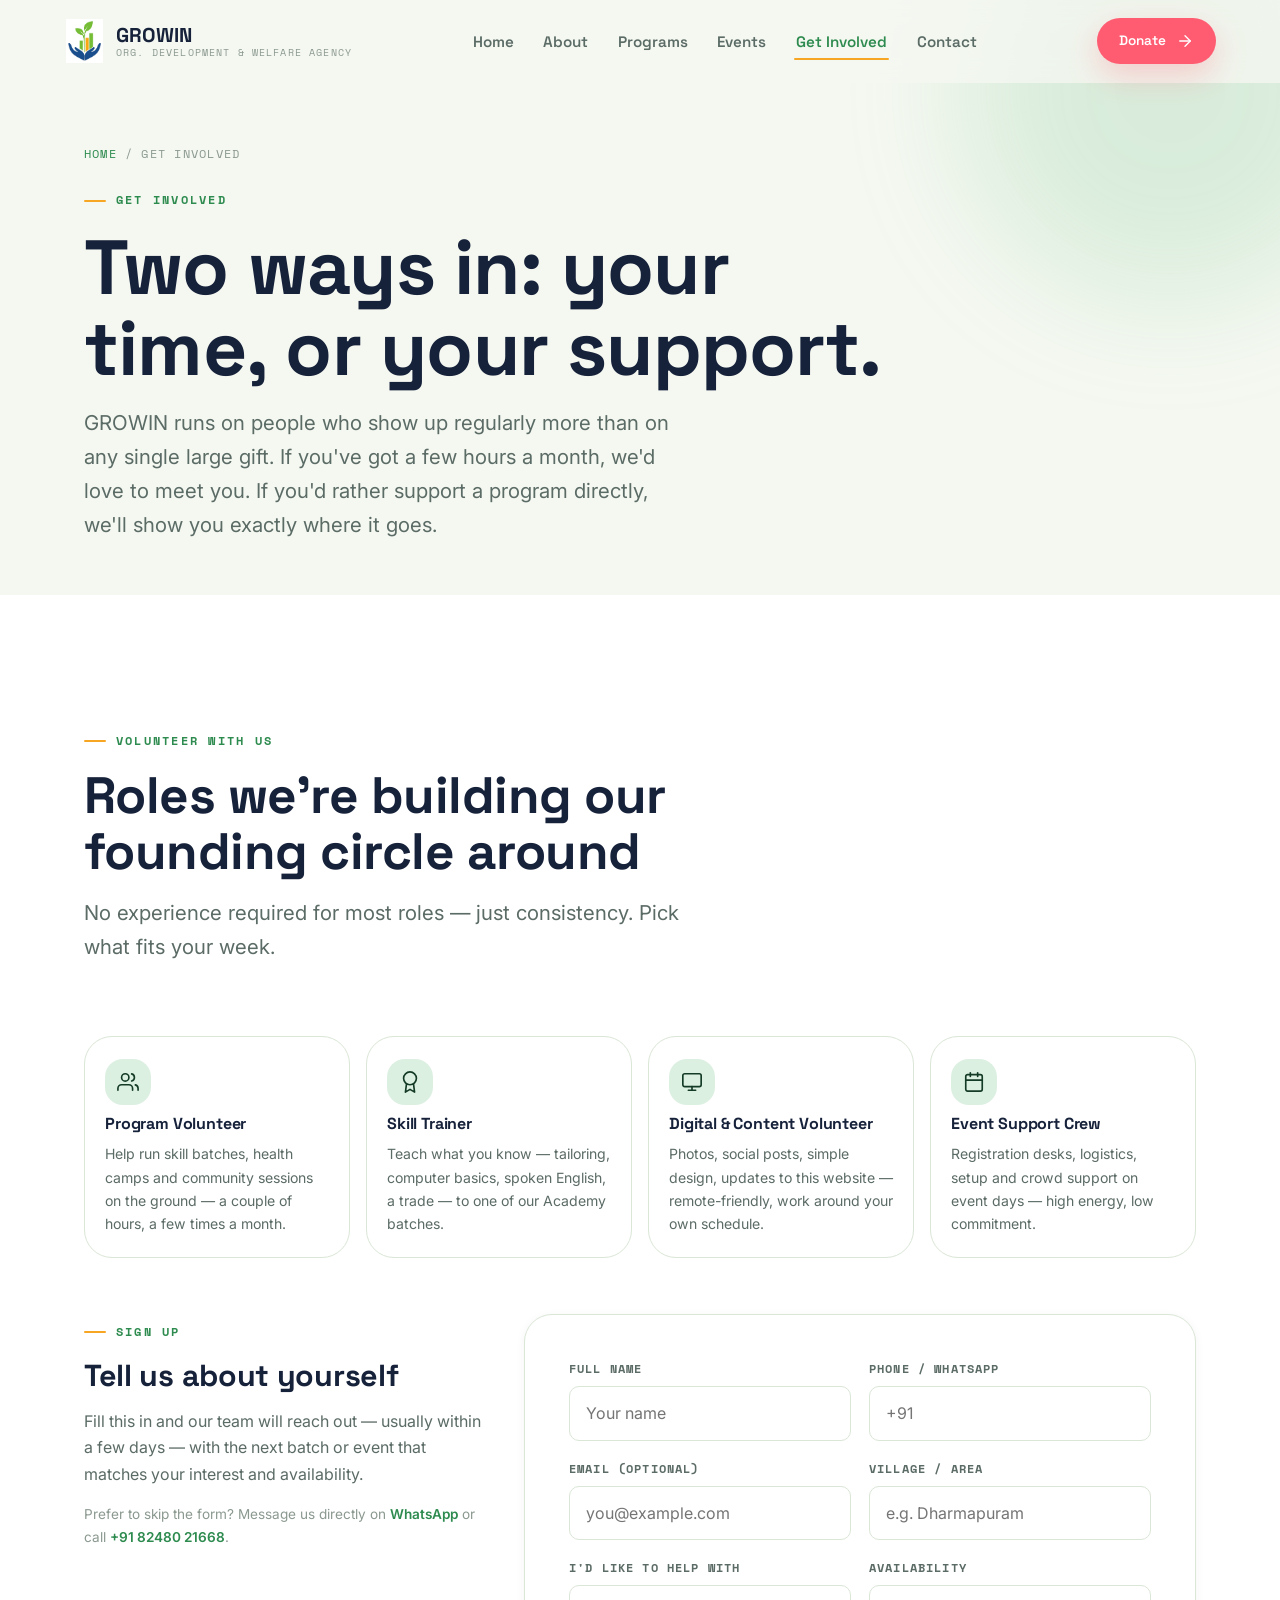
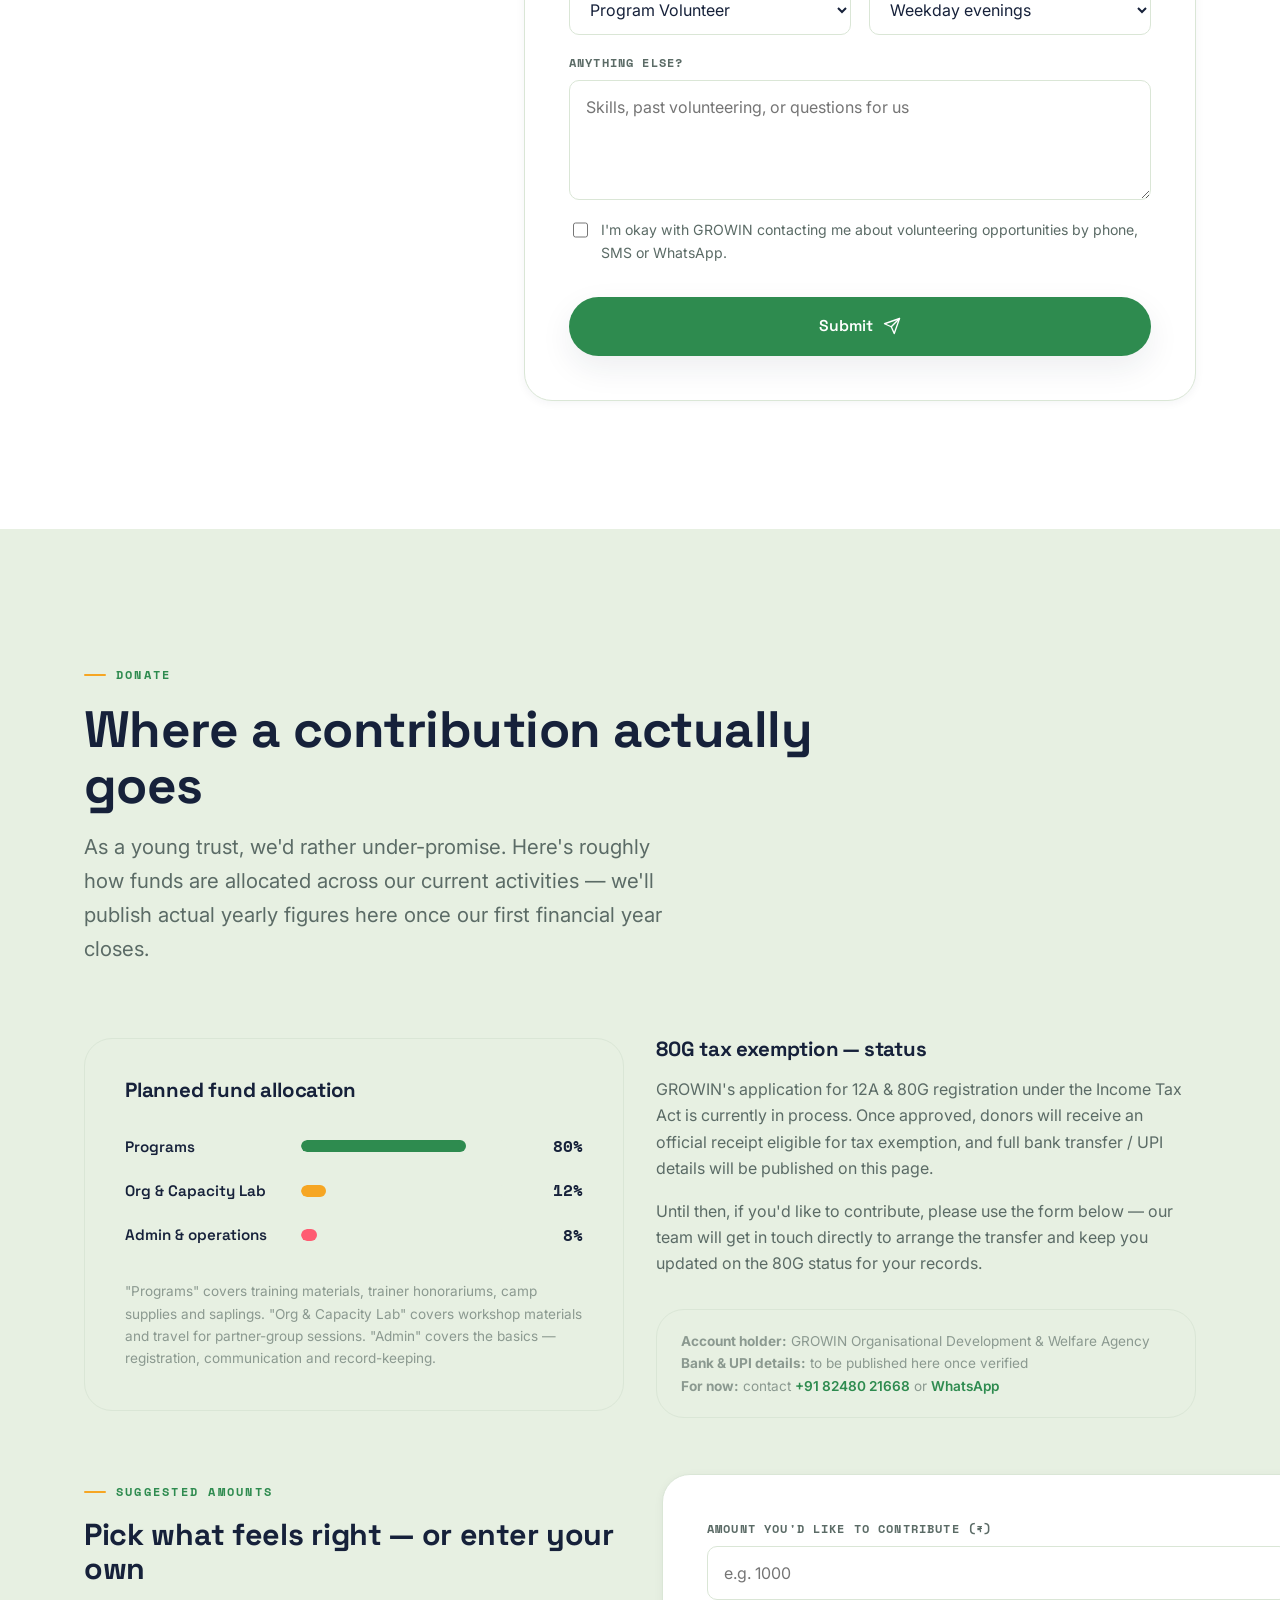
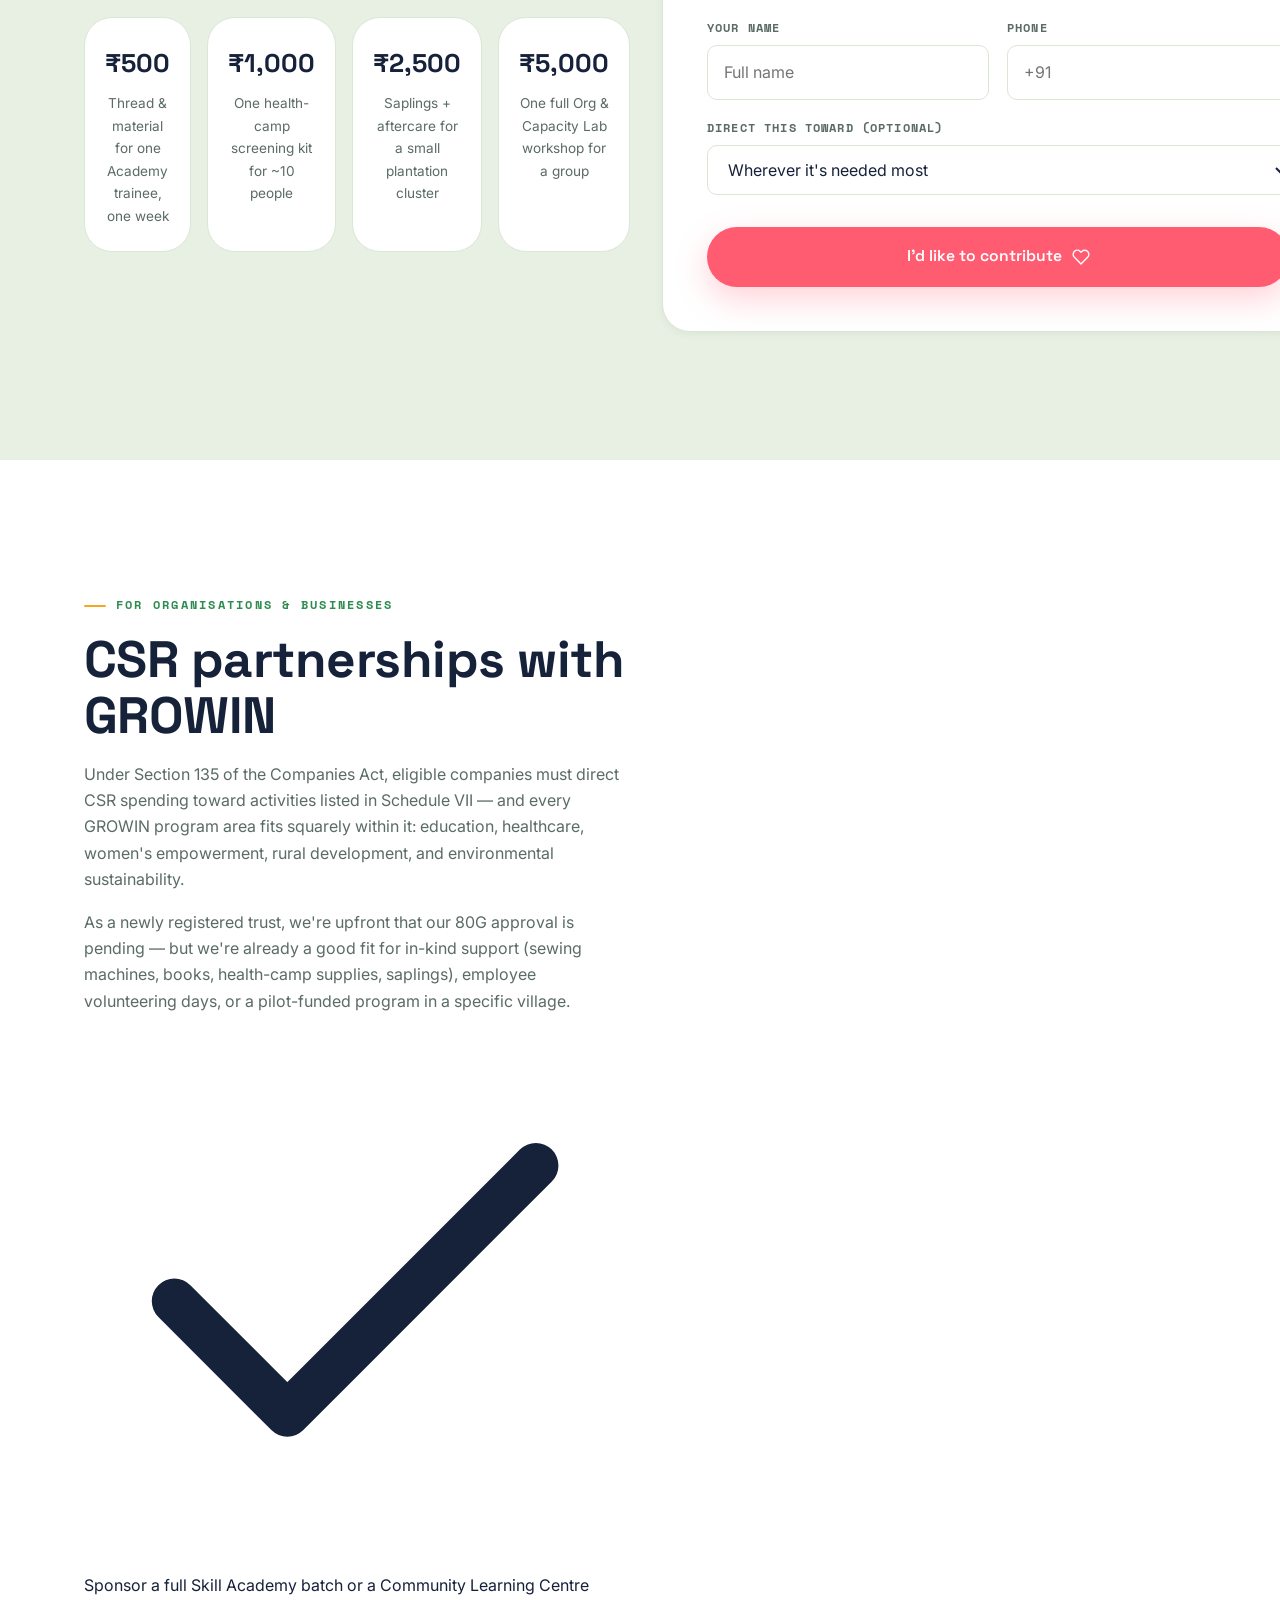
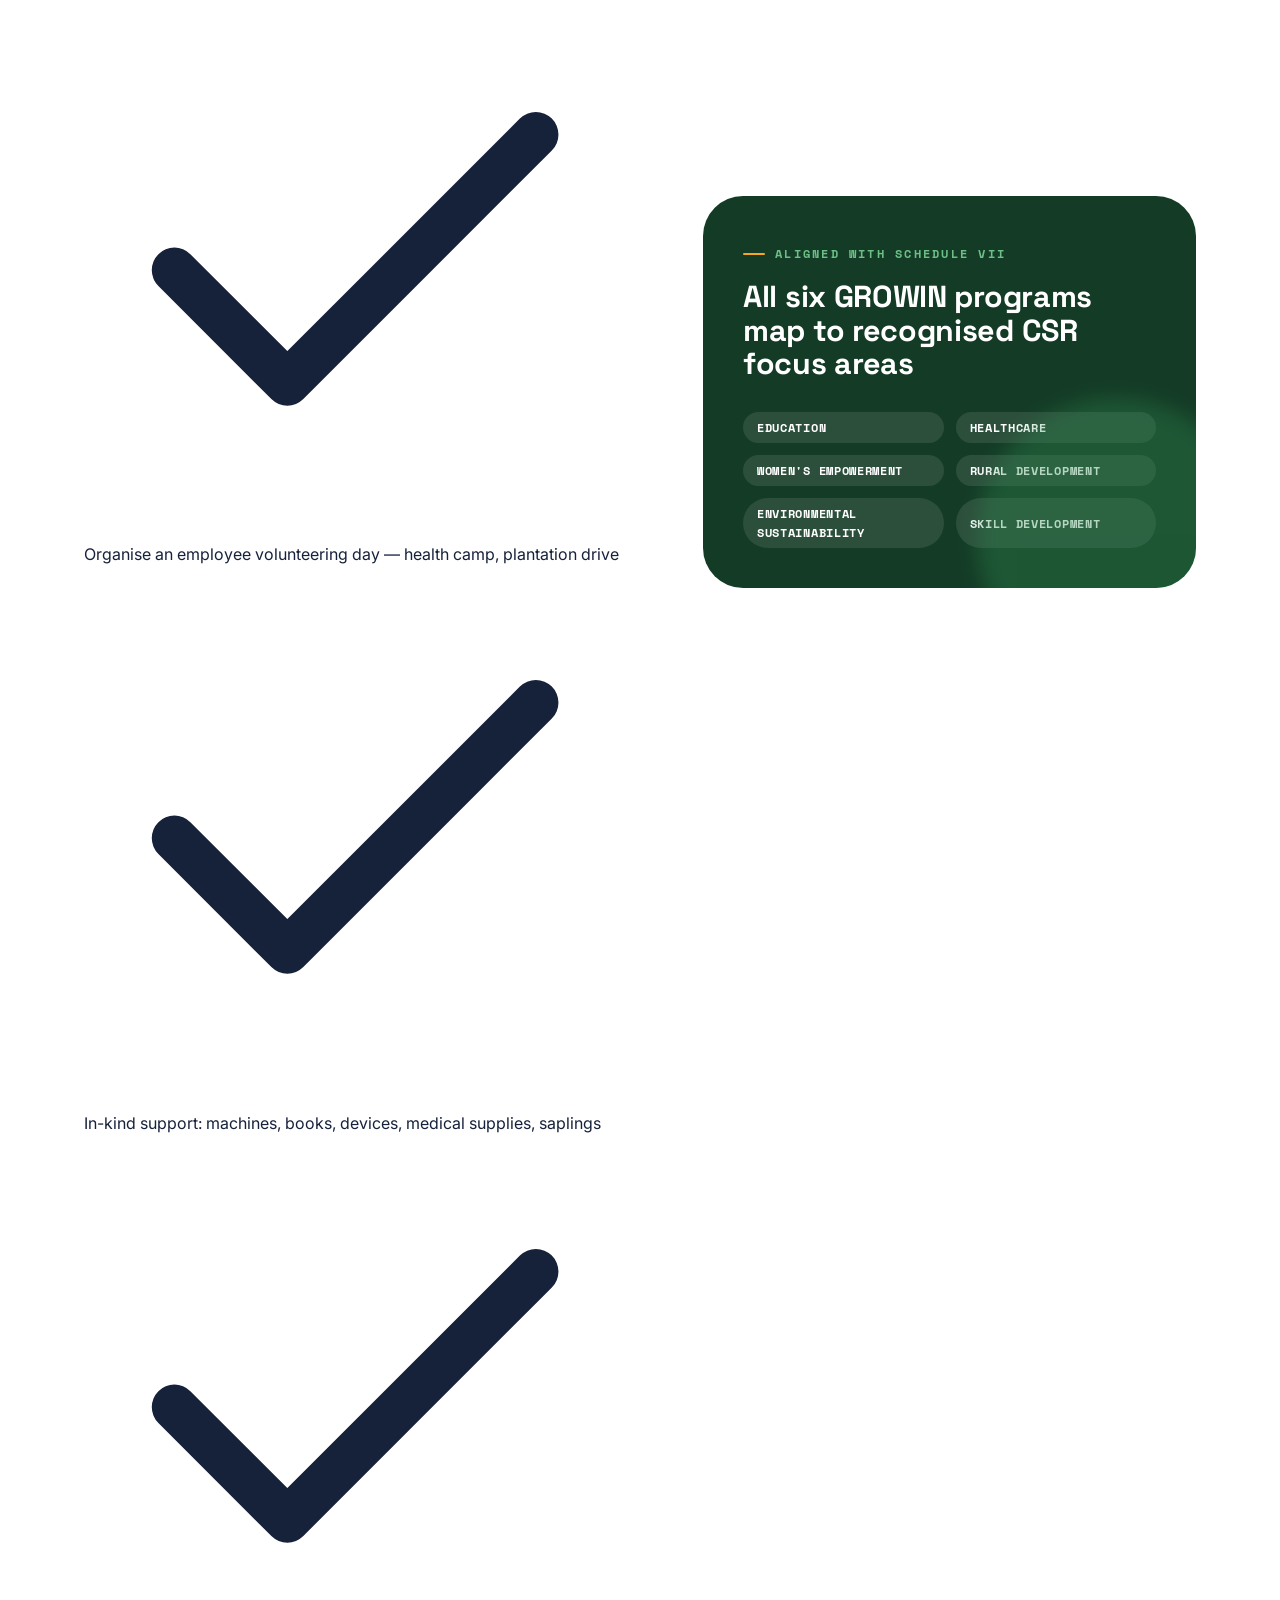
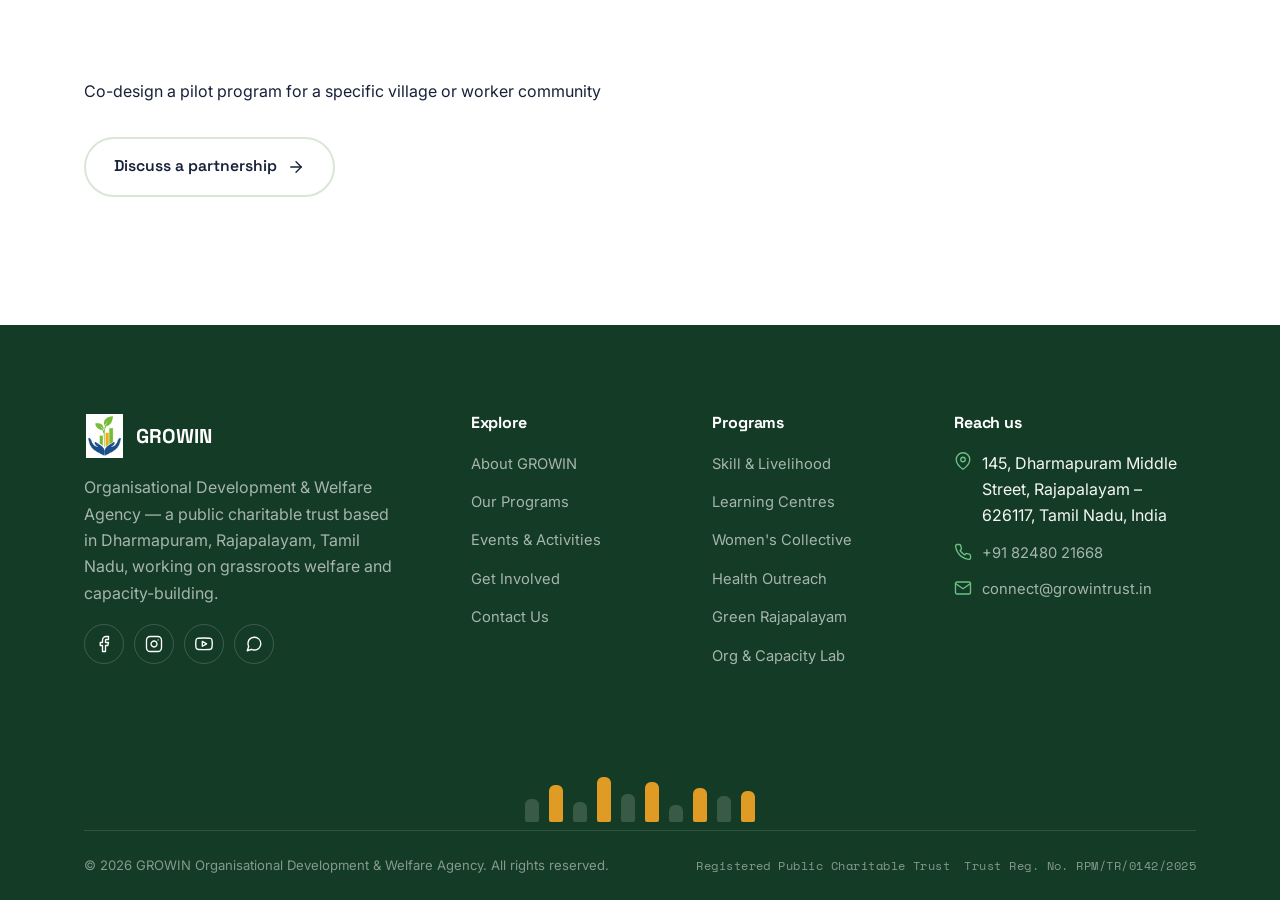
<file: get-involved.html>
<!DOCTYPE html>
<html lang="en">
<head>
<meta charset="UTF-8">
<meta name="viewport" content="width=device-width, initial-scale=1.0">
<title>Get Involved — GROWIN Organisational Development & Welfare Agency</title>
<meta name="description" content="Volunteer with GROWIN in Rajapalayam, support a program directly, or explore CSR partnership opportunities aligned with Schedule VII.">
<link rel="icon" href="growin-favicon.png" type="image/png">
<link rel="preconnect" href="https://fonts.googleapis.com">
<link rel="preconnect" href="https://fonts.gstatic.com" crossorigin>
<link href="https://fonts.googleapis.com/css2?family=Space+Grotesk:wght@500;600;700&family=Inter:wght@400;500;600;700;800&family=Space+Mono:wght@400;700&display=swap" rel="stylesheet">
<link rel="stylesheet" href="style.css">
</head>
<body>

<header class="nav">
  <a href="index.html" class="brand">
    <img src="growin-icon.png" alt="">
    <span class="brand-text">GROWIN<small>Org. Development &amp; Welfare Agency</small></span>
  </a>
  <nav class="nav-links">
    <a href="index.html">Home</a>
    <a href="about.html">About</a>
    <a href="programs.html">Programs</a>
    <a href="events.html">Events</a>
    <a href="get-involved.html">Get Involved</a>
    <a href="contact.html">Contact</a>
  </nav>
  <div class="nav-actions">
    <a href="get-involved.html#donate" class="btn btn-accent btn-sm desktop-only">
      Donate
      <svg viewBox="0 0 24 24" fill="none" stroke="currentColor" stroke-width="1.8" stroke-linecap="round" stroke-linejoin="round"><line x1="5" y1="12" x2="19" y2="12"/><polyline points="12 5 19 12 12 19"/></svg>
    </a>
    <button class="nav-toggle" aria-label="Toggle menu">
      <svg class="icon-menu" viewBox="0 0 24 24" fill="none" stroke="currentColor" stroke-width="1.8" stroke-linecap="round" stroke-linejoin="round"><line x1="3" y1="12" x2="21" y2="12"/><line x1="3" y1="6" x2="21" y2="6"/><line x1="3" y1="18" x2="21" y2="18"/></svg>
      <svg class="icon-close" viewBox="0 0 24 24" fill="none" stroke="currentColor" stroke-width="1.8" stroke-linecap="round" stroke-linejoin="round"><line x1="18" y1="6" x2="6" y2="18"/><line x1="6" y1="6" x2="18" y2="18"/></svg>
    </button>
  </div>
</header>

<!-- ===================== PAGE HERO ===================== -->
<section class="page-hero">
  <div class="blob blob-1" style="opacity:.2"></div>
  <div class="container">
    <p class="breadcrumb"><a href="index.html">Home</a> / Get Involved</p>
    <div class="reveal in-view">
      <p class="eyebrow">Get Involved</p>
      <h1>Two ways in: your time, or your support.</h1>
      <p class="lead">GROWIN runs on people who show up regularly more than on any single large gift. If you've got a few hours a month, we'd love to meet you. If you'd rather support a program directly, we'll show you exactly where it goes.</p>
    </div>
  </div>
</section>

<!-- ===================== VOLUNTEER ===================== -->
<section class="section surface" id="volunteer">
  <div class="container">
    <div class="section-head reveal">
      <p class="eyebrow">Volunteer with us</p>
      <h2>Roles we're building our founding circle around</h2>
      <p class="lead mt-sm">No experience required for most roles — just consistency. Pick what fits your week.</p>
    </div>
    <div class="role-grid reveal-stagger">
      <div class="role-card">
        <div class="program-icon"><svg viewBox="0 0 24 24" fill="none" stroke="currentColor" stroke-width="1.8" stroke-linecap="round" stroke-linejoin="round"><path d="M17 21v-2a4 4 0 0 0-4-4H5a4 4 0 0 0-4 4v2"/><circle cx="9" cy="7" r="4"/><path d="M23 21v-2a4 4 0 0 0-3-3.87"/><path d="M16 3.13a4 4 0 0 1 0 7.75"/></svg></div>
        <h4>Program Volunteer</h4>
        <p>Help run skill batches, health camps and community sessions on the ground — a couple of hours, a few times a month.</p>
      </div>
      <div class="role-card">
        <div class="program-icon"><svg viewBox="0 0 24 24" fill="none" stroke="currentColor" stroke-width="1.8" stroke-linecap="round" stroke-linejoin="round"><circle cx="12" cy="8" r="7"/><polyline points="8.21 13.89 7 23 12 20 17 23 15.79 13.88"/></svg></div>
        <h4>Skill Trainer</h4>
        <p>Teach what you know — tailoring, computer basics, spoken English, a trade — to one of our Academy batches.</p>
      </div>
      <div class="role-card">
        <div class="program-icon"><svg viewBox="0 0 24 24" fill="none" stroke="currentColor" stroke-width="1.8" stroke-linecap="round" stroke-linejoin="round"><rect x="2" y="3" width="20" height="14" rx="2" ry="2"/><line x1="8" y1="21" x2="16" y2="21"/><line x1="12" y1="17" x2="12" y2="21"/></svg></div>
        <h4>Digital &amp; Content Volunteer</h4>
        <p>Photos, social posts, simple design, updates to this website — remote-friendly, work around your own schedule.</p>
      </div>
      <div class="role-card">
        <div class="program-icon"><svg viewBox="0 0 24 24" fill="none" stroke="currentColor" stroke-width="1.8" stroke-linecap="round" stroke-linejoin="round"><rect x="3" y="4" width="18" height="18" rx="2" ry="2"/><line x1="16" y1="2" x2="16" y2="6"/><line x1="8" y1="2" x2="8" y2="6"/><line x1="3" y1="10" x2="21" y2="10"/></svg></div>
        <h4>Event Support Crew</h4>
        <p>Registration desks, logistics, setup and crowd support on event days — high energy, low commitment.</p>
      </div>
    </div>

    <div class="grid grid-2 mt-lg" style="align-items:flex-start;">
      <div class="reveal">
        <p class="eyebrow">Sign up</p>
        <h3>Tell us about yourself</h3>
        <p class="mt-sm">Fill this in and our team will reach out — usually within a few days — with the next batch or event that matches your interest and availability.</p>
        <p class="mt-sm small muted">Prefer to skip the form? Message us directly on <a href="https://wa.me/918248021668" style="color:var(--leaf); font-weight:600;">WhatsApp</a> or call <a href="tel:+918248021668" style="color:var(--leaf); font-weight:600;">+91 82480 21668</a>.</p>
      </div>
      <div class="reveal">
        <div class="form-card">
          <form data-form>
            <div class="form-grid">
              <div class="field">
                <label for="v-name">Full name</label>
                <input type="text" id="v-name" name="name" required placeholder="Your name">
              </div>
              <div class="field">
                <label for="v-phone">Phone / WhatsApp</label>
                <input type="tel" id="v-phone" name="phone" required placeholder="+91 ">
              </div>
              <div class="field">
                <label for="v-email">Email (optional)</label>
                <input type="email" id="v-email" name="email" placeholder="you@example.com">
              </div>
              <div class="field">
                <label for="v-area">Village / area</label>
                <input type="text" id="v-area" name="area" placeholder="e.g. Dharmapuram">
              </div>
              <div class="field">
                <label for="v-role">I'd like to help with</label>
                <select id="v-role" name="role">
                  <option>Program Volunteer</option>
                  <option>Skill Trainer</option>
                  <option>Digital &amp; Content Volunteer</option>
                  <option>Event Support Crew</option>
                  <option>Not sure — suggest something</option>
                </select>
              </div>
              <div class="field">
                <label for="v-avail">Availability</label>
                <select id="v-avail" name="availability">
                  <option>Weekday evenings</option>
                  <option>Weekends</option>
                  <option>Flexible / occasional</option>
                </select>
              </div>
              <div class="field full">
                <label for="v-msg">Anything else?</label>
                <textarea id="v-msg" name="message" placeholder="Skills, past volunteering, or questions for us"></textarea>
              </div>
              <div class="field checkrow full">
                <input type="checkbox" id="v-consent" required>
                <label for="v-consent">I'm okay with GROWIN contacting me about volunteering opportunities by phone, SMS or WhatsApp.</label>
              </div>
            </div>
            <button type="submit" class="btn btn-primary btn-block mt-md">
              Submit
              <svg viewBox="0 0 24 24" fill="none" stroke="currentColor" stroke-width="1.8" stroke-linecap="round" stroke-linejoin="round"><line x1="22" y1="2" x2="11" y2="13"/><polygon points="22 2 15 22 11 13 2 9 22 2"/></svg>
            </button>
          </form>
          <div class="form-success">
            <svg viewBox="0 0 24 24" fill="none" stroke="currentColor" stroke-width="2" stroke-linecap="round" stroke-linejoin="round"><polyline points="20 6 9 17 4 12"/></svg>
            Thank you! We've received your details and will be in touch soon.
          </div>
        </div>
      </div>
    </div>
  </div>
</section>

<!-- ===================== DONATE ===================== -->
<section class="section mist" id="donate">
  <div class="container">
    <div class="section-head reveal">
      <p class="eyebrow">Donate</p>
      <h2>Where a contribution actually goes</h2>
      <p class="lead mt-sm">As a young trust, we'd rather under-promise. Here's roughly how funds are allocated across our current activities — we'll publish actual yearly figures here once our first financial year closes.</p>
    </div>

    <div class="grid grid-2" style="align-items:flex-start;">
      <div class="reveal">
        <div class="value-card" style="padding: clamp(28px,4vw,40px);">
          <h4 class="mt-0">Planned fund allocation</h4>
          <div class="allocation-list mt-md">
            <div class="allocation-row" style="--pct: 80%;">
              <span class="label">Programs</span>
              <div class="bar-track"><div class="bar-fill"></div></div>
              <span class="pct">80%</span>
            </div>
            <div class="allocation-row amber" style="--pct: 12%;">
              <span class="label">Org &amp; Capacity Lab</span>
              <div class="bar-track"><div class="bar-fill"></div></div>
              <span class="pct">12%</span>
            </div>
            <div class="allocation-row bloom" style="--pct: 8%;">
              <span class="label">Admin &amp; operations</span>
              <div class="bar-track"><div class="bar-fill"></div></div>
              <span class="pct">8%</span>
            </div>
          </div>
          <p class="small muted mt-md">"Programs" covers training materials, trainer honorariums, camp supplies and saplings. "Org &amp; Capacity Lab" covers workshop materials and travel for partner-group sessions. "Admin" covers the basics — registration, communication and record-keeping.</p>
        </div>
      </div>

      <div class="reveal">
        <h4 class="mt-0">80G tax exemption — status</h4>
        <p class="mt-sm">GROWIN's application for 12A &amp; 80G registration under the Income Tax Act is currently in process. Once approved, donors will receive an official receipt eligible for tax exemption, and full bank transfer / UPI details will be published on this page.</p>
        <p class="mt-sm">Until then, if you'd like to contribute, please use the form below — our team will get in touch directly to arrange the transfer and keep you updated on the 80G status for your records.</p>
        <div class="value-card mt-md" style="padding: 20px 24px;">
          <p class="small muted" style="margin:0;">
            <strong>Account holder:</strong> GROWIN Organisational Development &amp; Welfare Agency<br>
            <strong>Bank &amp; UPI details:</strong> to be published here once verified<br>
            <strong>For now:</strong> contact <a href="tel:+918248021668" style="color:var(--leaf); font-weight:600;">+91 82480 21668</a> or <a href="https://wa.me/918248021668" style="color:var(--leaf); font-weight:600;">WhatsApp</a>
          </p>
        </div>
      </div>
    </div>

    <div class="grid grid-2 mt-lg" style="align-items:flex-start;">
      <div class="reveal">
        <p class="eyebrow">Suggested amounts</p>
        <h3>Pick what feels right — or enter your own</h3>
        <div class="tier-grid mt-md">
          <div class="tier-card" data-amount="500">
            <div class="amount">₹500</div>
            <div class="what">Thread &amp; material for one Academy trainee, one week</div>
          </div>
          <div class="tier-card" data-amount="1000">
            <div class="amount">₹1,000</div>
            <div class="what">One health-camp screening kit for ~10 people</div>
          </div>
          <div class="tier-card" data-amount="2500">
            <div class="amount">₹2,500</div>
            <div class="what">Saplings + aftercare for a small plantation cluster</div>
          </div>
          <div class="tier-card" data-amount="5000">
            <div class="amount">₹5,000</div>
            <div class="what">One full Org &amp; Capacity Lab workshop for a group</div>
          </div>
        </div>
      </div>
      <div class="reveal">
        <div class="form-card">
          <form data-form>
            <div class="form-grid">
              <div class="field full">
                <label for="d-amount">Amount you'd like to contribute (₹)</label>
                <input type="number" id="customAmount" name="amount" min="100" placeholder="e.g. 1000">
              </div>
              <div class="field">
                <label for="d-name">Your name</label>
                <input type="text" id="d-name" name="name" required placeholder="Full name">
              </div>
              <div class="field">
                <label for="d-phone">Phone</label>
                <input type="tel" id="d-phone" name="phone" required placeholder="+91 ">
              </div>
              <div class="field full">
                <label for="d-program">Direct this toward (optional)</label>
                <select id="d-program" name="program">
                  <option>Wherever it's needed most</option>
                  <option>Skill &amp; Livelihood Academy</option>
                  <option>Community Learning Centres</option>
                  <option>Women's Collective (SHG Network)</option>
                  <option>Health &amp; Wellness Outreach</option>
                  <option>Green Rajapalayam</option>
                  <option>Org &amp; Capacity Lab</option>
                </select>
              </div>
            </div>
            <button type="submit" class="btn btn-accent btn-block mt-md">
              I'd like to contribute
              <svg viewBox="0 0 24 24" fill="none" stroke="currentColor" stroke-width="1.8" stroke-linecap="round" stroke-linejoin="round"><path d="M20.84 4.61a5.5 5.5 0 0 0-7.78 0L12 5.67l-1.06-1.06a5.5 5.5 0 0 0-7.78 7.78l1.06 1.06L12 21.23l7.78-7.78 1.06-1.06a5.5 5.5 0 0 0 0-7.78z"/></svg>
            </button>
          </form>
          <div class="form-success">
            <svg viewBox="0 0 24 24" fill="none" stroke="currentColor" stroke-width="2" stroke-linecap="round" stroke-linejoin="round"><polyline points="20 6 9 17 4 12"/></svg>
            Thank you! Our team will contact you to arrange the transfer and confirm details.
          </div>
        </div>
      </div>
    </div>
  </div>
</section>

<!-- ===================== CSR ===================== -->
<section class="section surface" id="csr">
  <div class="container split">
    <div class="reveal">
      <p class="eyebrow">For organisations &amp; businesses</p>
      <h2>CSR partnerships with GROWIN</h2>
      <p class="mt-sm">Under Section 135 of the Companies Act, eligible companies must direct CSR spending toward activities listed in Schedule VII — and every GROWIN program area fits squarely within it: education, healthcare, women's empowerment, rural development, and environmental sustainability.</p>
      <p class="mt-sm">As a newly registered trust, we're upfront that our 80G approval is pending — but we're already a good fit for in-kind support (sewing machines, books, health-camp supplies, saplings), employee volunteering days, or a pilot-funded program in a specific village.</p>
      <ul class="pd-list mt-sm">
        <li><svg viewBox="0 0 24 24" fill="none" stroke="currentColor" stroke-width="2" stroke-linecap="round" stroke-linejoin="round"><polyline points="20 6 9 17 4 12"/></svg> Sponsor a full Skill Academy batch or a Community Learning Centre</li>
        <li><svg viewBox="0 0 24 24" fill="none" stroke="currentColor" stroke-width="2" stroke-linecap="round" stroke-linejoin="round"><polyline points="20 6 9 17 4 12"/></svg> Organise an employee volunteering day — health camp, plantation drive</li>
        <li><svg viewBox="0 0 24 24" fill="none" stroke="currentColor" stroke-width="2" stroke-linecap="round" stroke-linejoin="round"><polyline points="20 6 9 17 4 12"/></svg> In-kind support: machines, books, devices, medical supplies, saplings</li>
        <li><svg viewBox="0 0 24 24" fill="none" stroke="currentColor" stroke-width="2" stroke-linecap="round" stroke-linejoin="round"><polyline points="20 6 9 17 4 12"/></svg> Co-design a pilot program for a specific village or worker community</li>
      </ul>
      <a href="contact.html" class="btn btn-ghost mt-md">
        Discuss a partnership
        <svg viewBox="0 0 24 24" fill="none" stroke="currentColor" stroke-width="1.8" stroke-linecap="round" stroke-linejoin="round"><line x1="5" y1="12" x2="19" y2="12"/><polyline points="12 5 19 12 12 19"/></svg>
      </a>
    </div>
    <div class="reveal">
      <div class="cta-banner" style="padding: clamp(28px,4vw,40px); grid-template-columns: 1fr;">
        <div>
          <p class="eyebrow on-dark">Aligned with Schedule VII</p>
          <h3 style="color:var(--surface)">All six GROWIN programs map to recognised CSR focus areas</h3>
          <div class="grid grid-2 mt-md" style="gap:12px;">
            <div class="tag" style="background:rgba(255,255,255,0.1); color:var(--surface);">Education</div>
            <div class="tag" style="background:rgba(255,255,255,0.1); color:var(--surface);">Healthcare</div>
            <div class="tag" style="background:rgba(255,255,255,0.1); color:var(--surface);">Women's Empowerment</div>
            <div class="tag" style="background:rgba(255,255,255,0.1); color:var(--surface);">Rural Development</div>
            <div class="tag" style="background:rgba(255,255,255,0.1); color:var(--surface);">Environmental Sustainability</div>
            <div class="tag" style="background:rgba(255,255,255,0.1); color:var(--surface);">Skill Development</div>
          </div>
        </div>
      </div>
    </div>
  </div>
</section>


<!-- ===================== FOOTER ===================== -->
<footer class="footer">
  <div class="container">
    <div class="footer-top">
      <div class="footer-brand">
        <a href="index.html" class="brand">
          <img src="growin-icon.png" alt="">
          <span class="brand-text">GROWIN</span>
        </a>
        <p>Organisational Development &amp; Welfare Agency — a public charitable trust based in Dharmapuram, Rajapalayam, Tamil Nadu, working on grassroots welfare and capacity-building.</p>
        <div class="footer-social">
          <a href="#" aria-label="Facebook"><svg viewBox="0 0 24 24" fill="none" stroke="currentColor" stroke-width="1.8" stroke-linecap="round" stroke-linejoin="round"><path d="M18 2h-3a5 5 0 0 0-5 5v3H7v4h3v8h4v-8h3l1-4h-4V7a1 1 0 0 1 1-1h3z"/></svg></a>
          <a href="#" aria-label="Instagram"><svg viewBox="0 0 24 24" fill="none" stroke="currentColor" stroke-width="1.8" stroke-linecap="round" stroke-linejoin="round"><rect x="2" y="2" width="20" height="20" rx="5" ry="5"/><path d="M16 11.37A4 4 0 1 1 12.63 8 4 4 0 0 1 16 11.37z"/><line x1="17.5" y1="6.5" x2="17.51" y2="6.5"/></svg></a>
          <a href="#" aria-label="YouTube"><svg viewBox="0 0 24 24" fill="none" stroke="currentColor" stroke-width="1.8" stroke-linecap="round" stroke-linejoin="round"><path d="M22.54 6.42a2.78 2.78 0 0 0-1.94-2C18.88 4 12 4 12 4s-6.88 0-8.6.46a2.78 2.78 0 0 0-1.94 2A29 29 0 0 0 1 11.75a29 29 0 0 0 .46 5.33A2.78 2.78 0 0 0 3.4 19c1.72.46 8.6.46 8.6.46s6.88 0 8.6-.46a2.78 2.78 0 0 0 1.94-2 29 29 0 0 0 .46-5.25 29 29 0 0 0-.46-5.33z"/><polygon points="9.75 15.02 15.5 11.75 9.75 8.48 9.75 15.02"/></svg></a>
          <a href="https://wa.me/918248021668" aria-label="WhatsApp"><svg viewBox="0 0 24 24" fill="none" stroke="currentColor" stroke-width="1.8" stroke-linecap="round" stroke-linejoin="round"><path d="M21 11.5a8.38 8.38 0 0 1-.9 3.8 8.5 8.5 0 0 1-7.6 4.7 8.38 8.38 0 0 1-3.8-.9L3 21l1.9-5.7a8.38 8.38 0 0 1-.9-3.8 8.5 8.5 0 0 1 4.7-7.6 8.38 8.38 0 0 1 3.8-.9h.5a8.48 8.48 0 0 1 8 8v.5z"/></svg></a>
        </div>
      </div>
      <div class="footer-col">
        <h4>Explore</h4>
        <ul>
          <li><a href="about.html">About GROWIN</a></li>
          <li><a href="programs.html">Our Programs</a></li>
          <li><a href="events.html">Events &amp; Activities</a></li>
          <li><a href="get-involved.html">Get Involved</a></li>
          <li><a href="contact.html">Contact Us</a></li>
        </ul>
      </div>
      <div class="footer-col">
        <h4>Programs</h4>
        <ul>
          <li><a href="programs.html#skill-academy">Skill &amp; Livelihood</a></li>
          <li><a href="programs.html#learning-centres">Learning Centres</a></li>
          <li><a href="programs.html#womens-collective">Women's Collective</a></li>
          <li><a href="programs.html#health-outreach">Health Outreach</a></li>
          <li><a href="programs.html#green-rajapalayam">Green Rajapalayam</a></li>
          <li><a href="programs.html#capacity-lab">Org &amp; Capacity Lab</a></li>
        </ul>
      </div>
      <div class="footer-col">
        <h4>Reach us</h4>
        <ul class="footer-contact">
          <li><svg viewBox="0 0 24 24" fill="none" stroke="currentColor" stroke-width="1.8" stroke-linecap="round" stroke-linejoin="round"><path d="M21 10c0 7-9 13-9 13s-9-6-9-13a9 9 0 0 1 18 0z"/><circle cx="12" cy="10" r="3"/></svg> <span>145, Dharmapuram Middle Street, Rajapalayam – 626117, Tamil Nadu, India</span></li>
          <li><svg viewBox="0 0 24 24" fill="none" stroke="currentColor" stroke-width="1.8" stroke-linecap="round" stroke-linejoin="round"><path d="M22 16.92v3a2 2 0 0 1-2.18 2 19.79 19.79 0 0 1-8.63-3.07 19.5 19.5 0 0 1-6-6A19.79 19.79 0 0 1 2.11 4.18 2 2 0 0 1 4.11 2h3a2 2 0 0 1 2 1.72c.127.96.361 1.903.7 2.81a2 2 0 0 1-.45 2.11L8.09 9.91a16 16 0 0 0 6 6l1.27-1.27a2 2 0 0 1 2.11-.45c.907.339 1.85.573 2.81.7A2 2 0 0 1 22 16.92z"/></svg> <a href="tel:+918248021668">+91 82480 21668</a></li>
          <li><svg viewBox="0 0 24 24" fill="none" stroke="currentColor" stroke-width="1.8" stroke-linecap="round" stroke-linejoin="round"><path d="M4 4h16c1.1 0 2 .9 2 2v12c0 1.1-.9 2-2 2H4c-1.1 0-2-.9-2-2V6c0-1.1.9-2 2-2z"/><polyline points="22,6 12,13 2,6"/></svg> <a href="mailto:connect@growintrust.in">connect@growintrust.in</a></li>
        </ul>
      </div>
    </div>
    <div class="bar-divider">
      <span style="height:40%"></span><span style="height:65%" class="fill"></span><span style="height:35%"></span><span style="height:80%" class="fill"></span><span style="height:50%"></span><span style="height:70%" class="fill"></span><span style="height:30%"></span><span style="height:60%" class="fill"></span><span style="height:45%"></span><span style="height:55%" class="fill"></span>
    </div>
    <div class="footer-bottom">
      <span>&copy; <span data-year></span> GROWIN Organisational Development &amp; Welfare Agency. All rights reserved.</span>
      <span class="legal-tags">
        <span>Registered Public Charitable Trust</span>
        <span>Trust Reg. No. RPM/TR/0142/2025</span>
      </span>
    </div>
  </div>
</footer>

<button class="back-to-top" aria-label="Back to top">
  <svg viewBox="0 0 24 24" fill="none" stroke="currentColor" stroke-width="1.8" stroke-linecap="round" stroke-linejoin="round"><polyline points="18 15 12 9 6 15"/></svg>
</button>

<script src="main.js"></script>
</body>

</body>
</html>
</file>
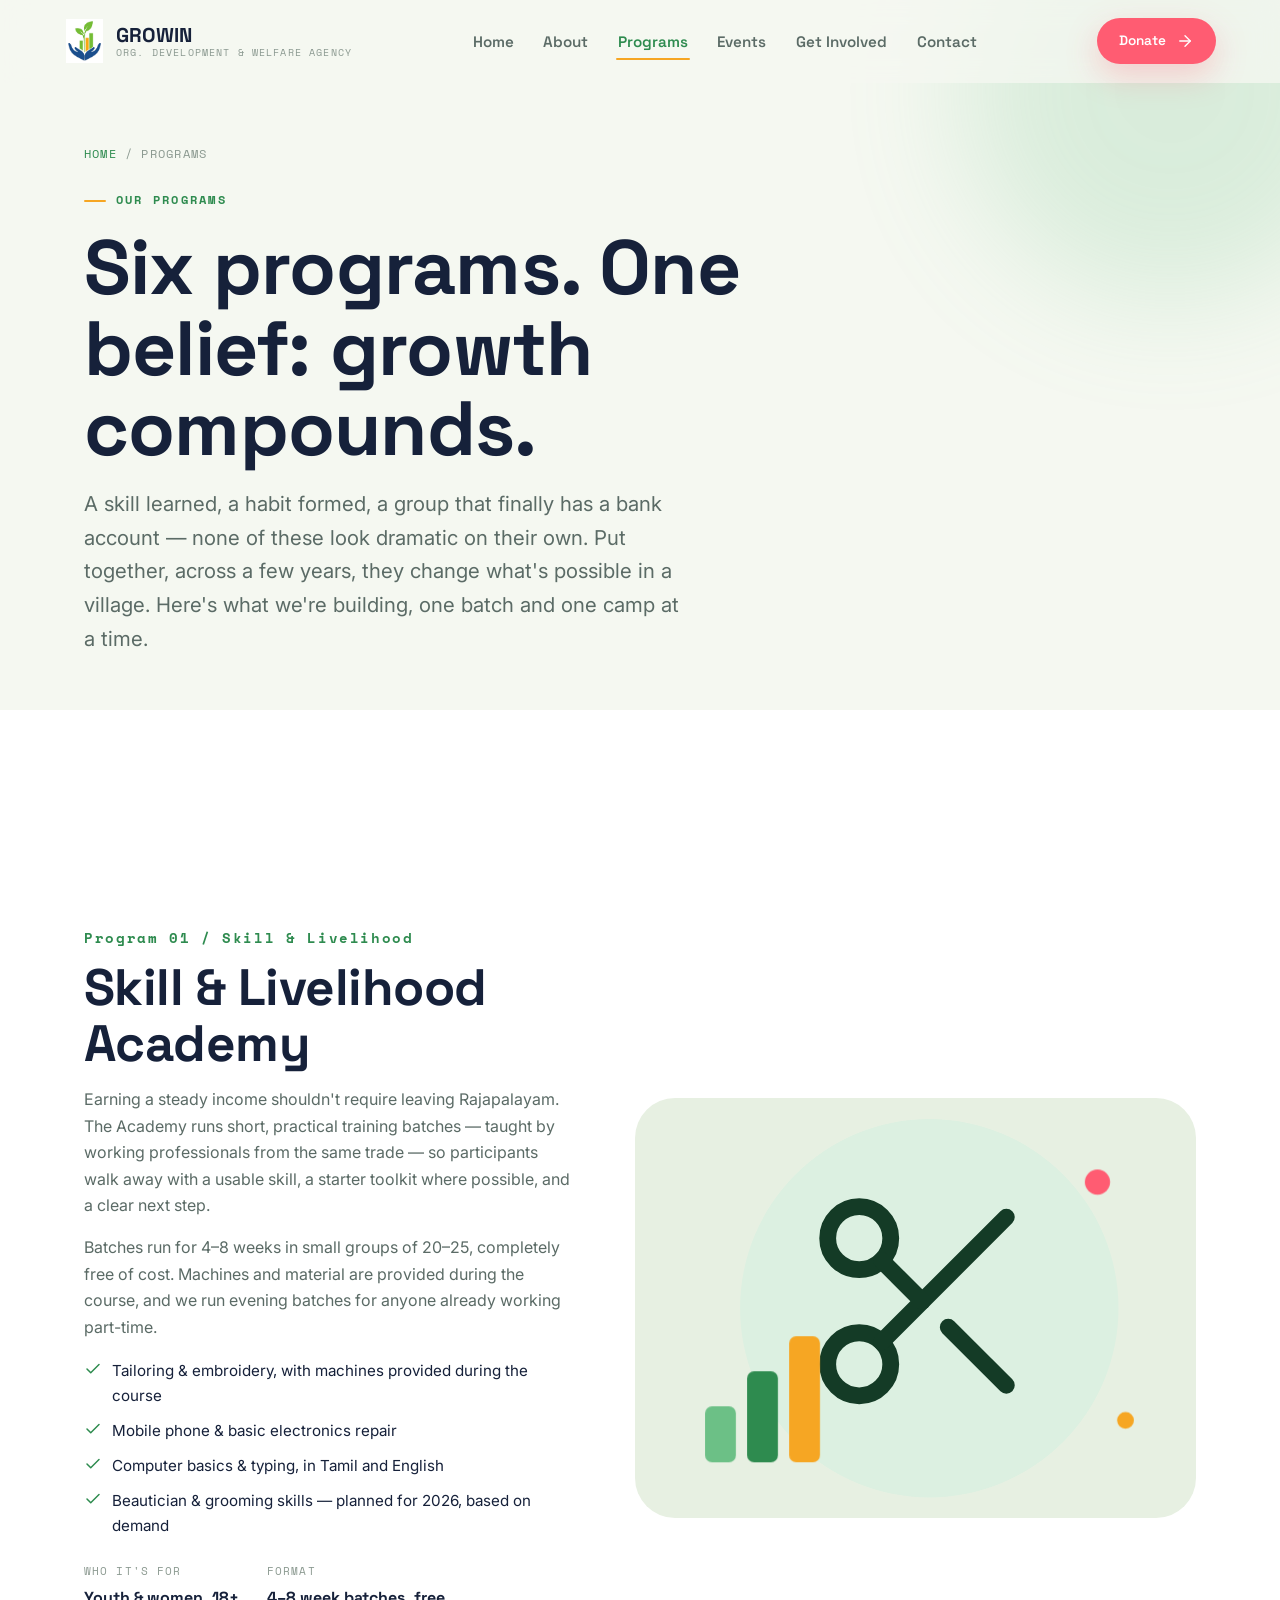
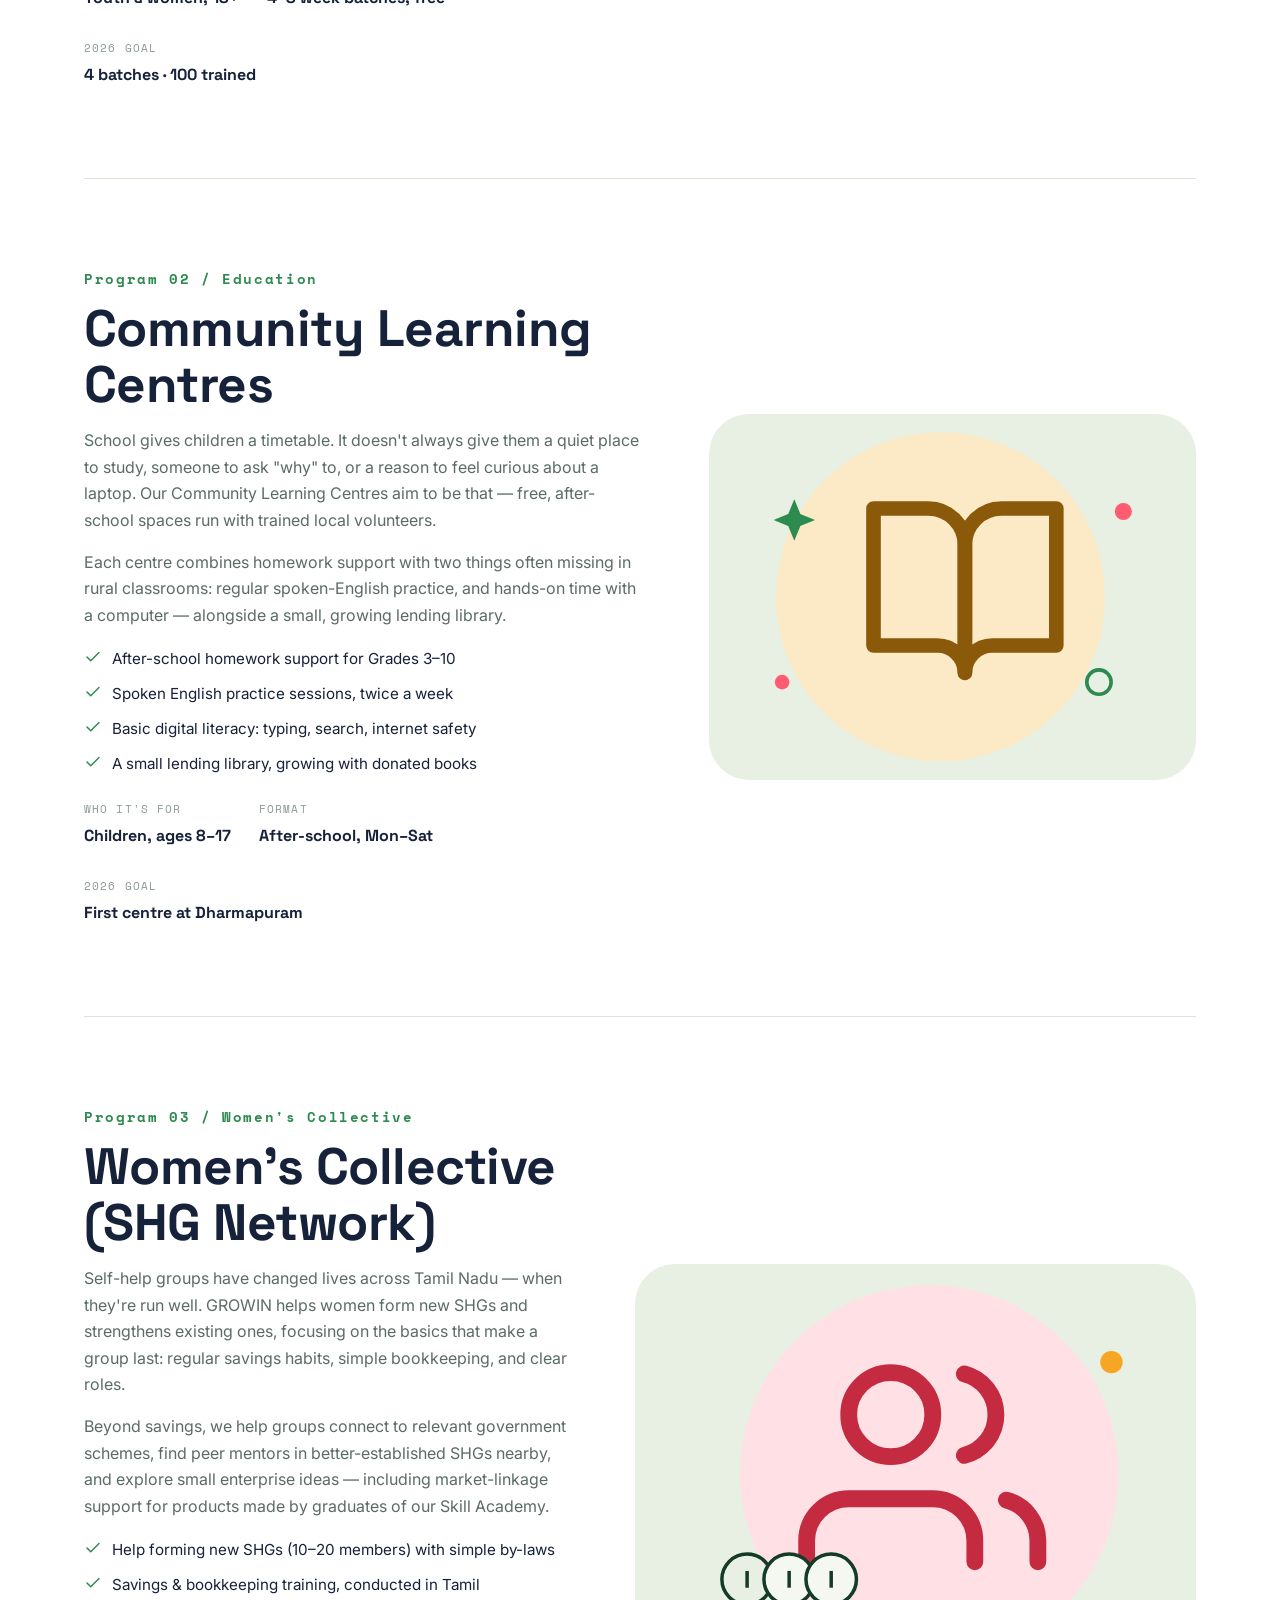
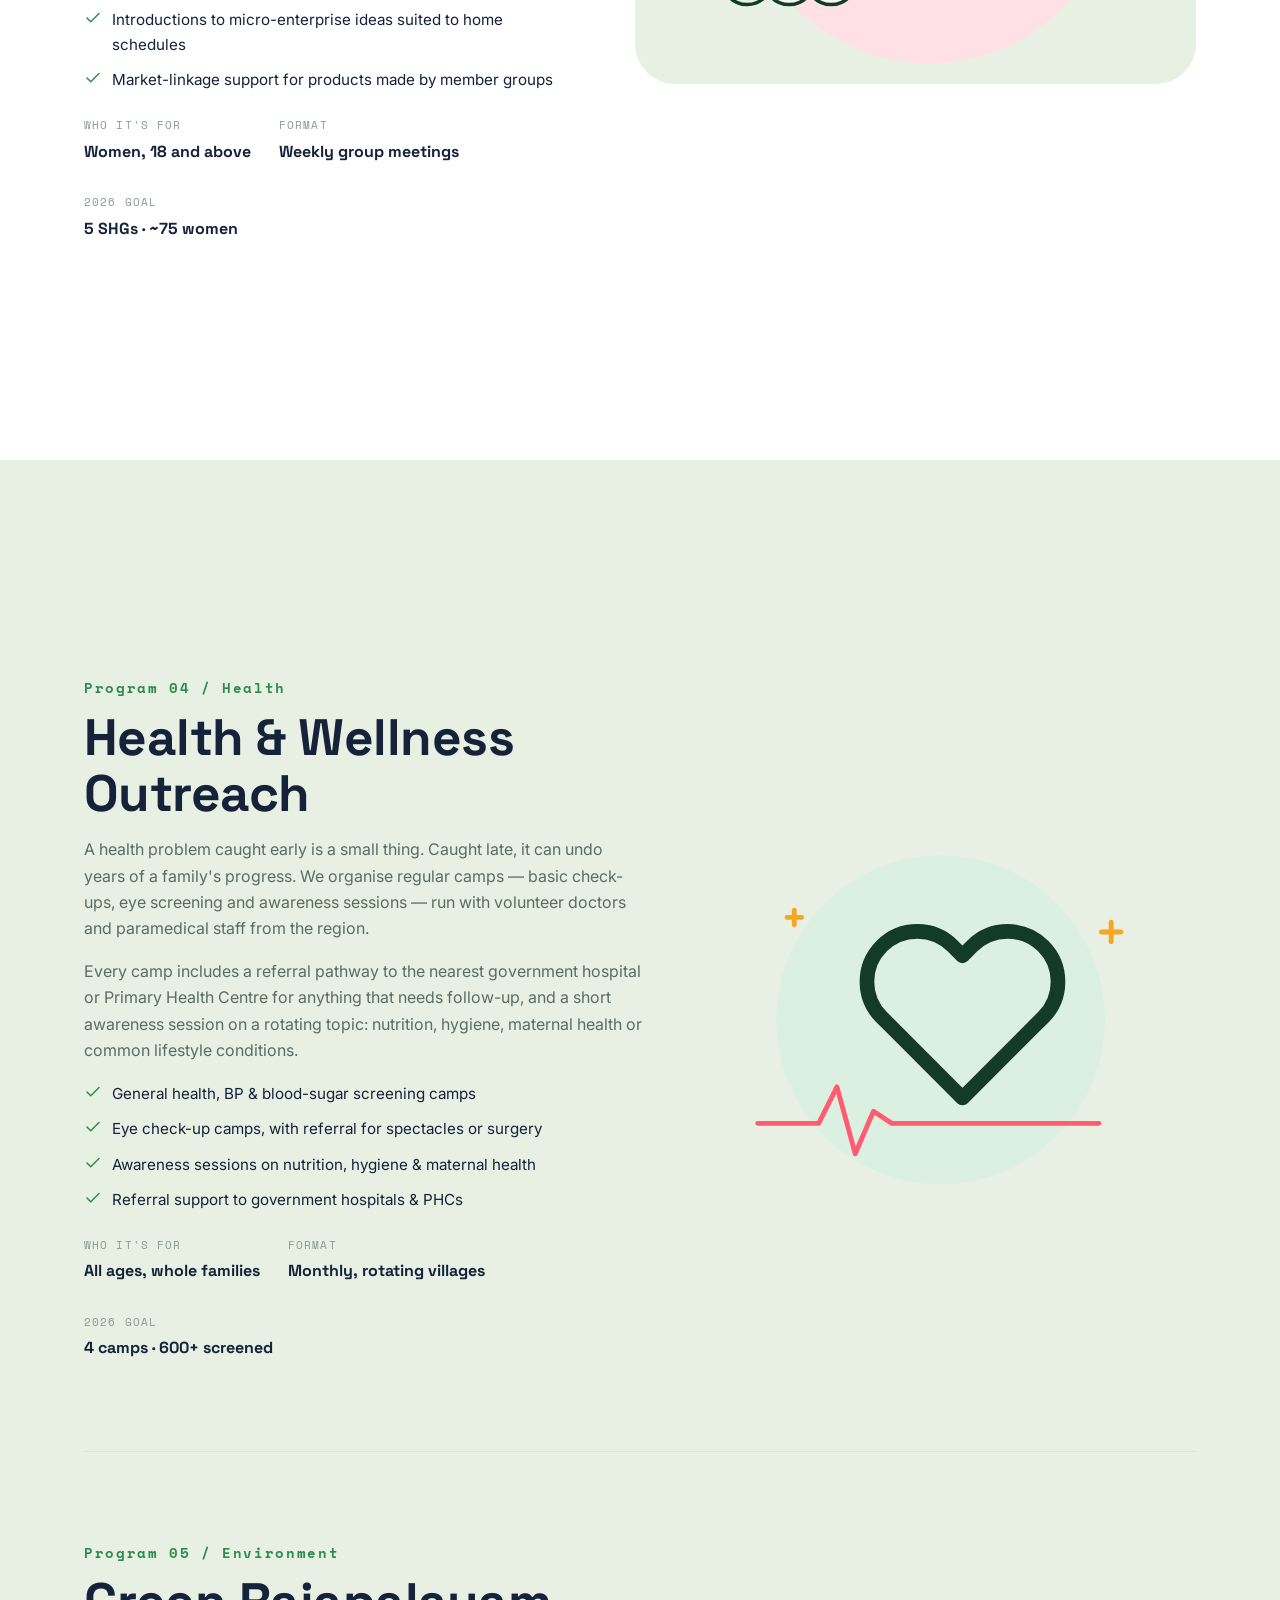
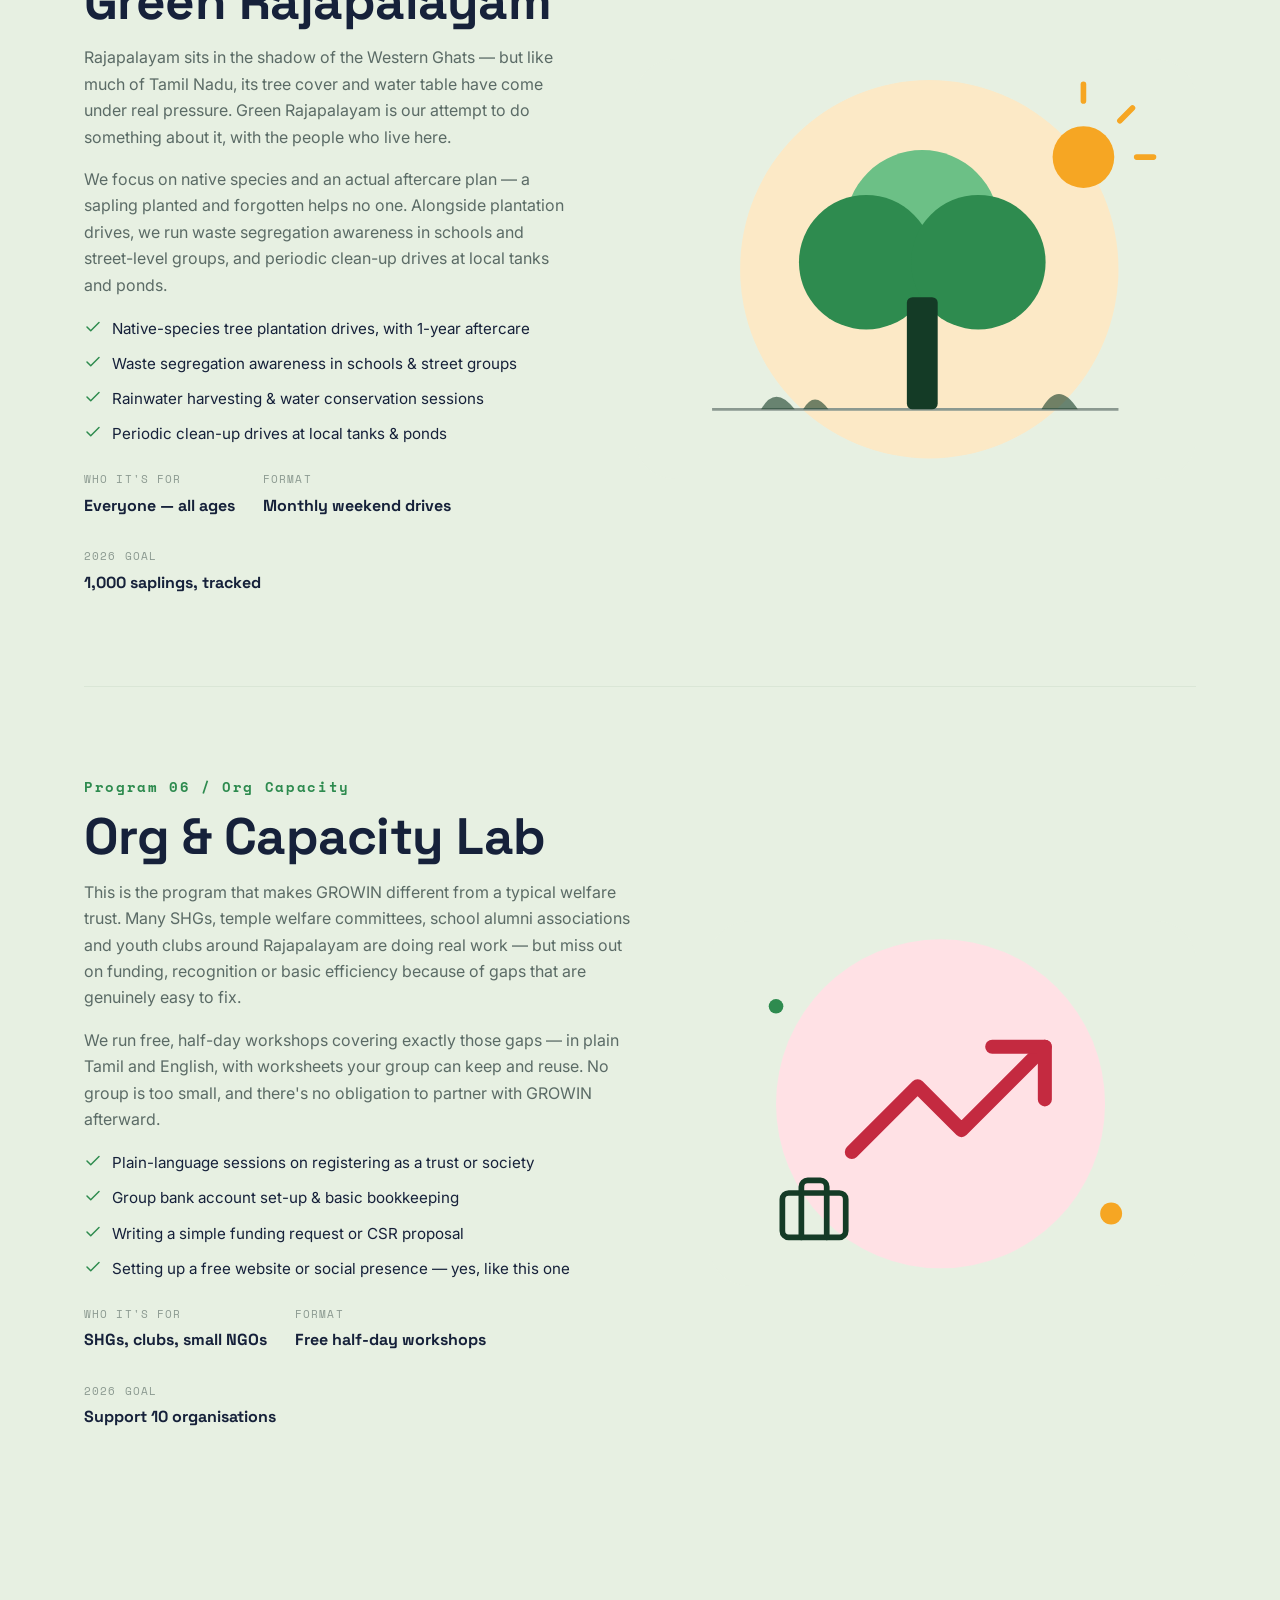
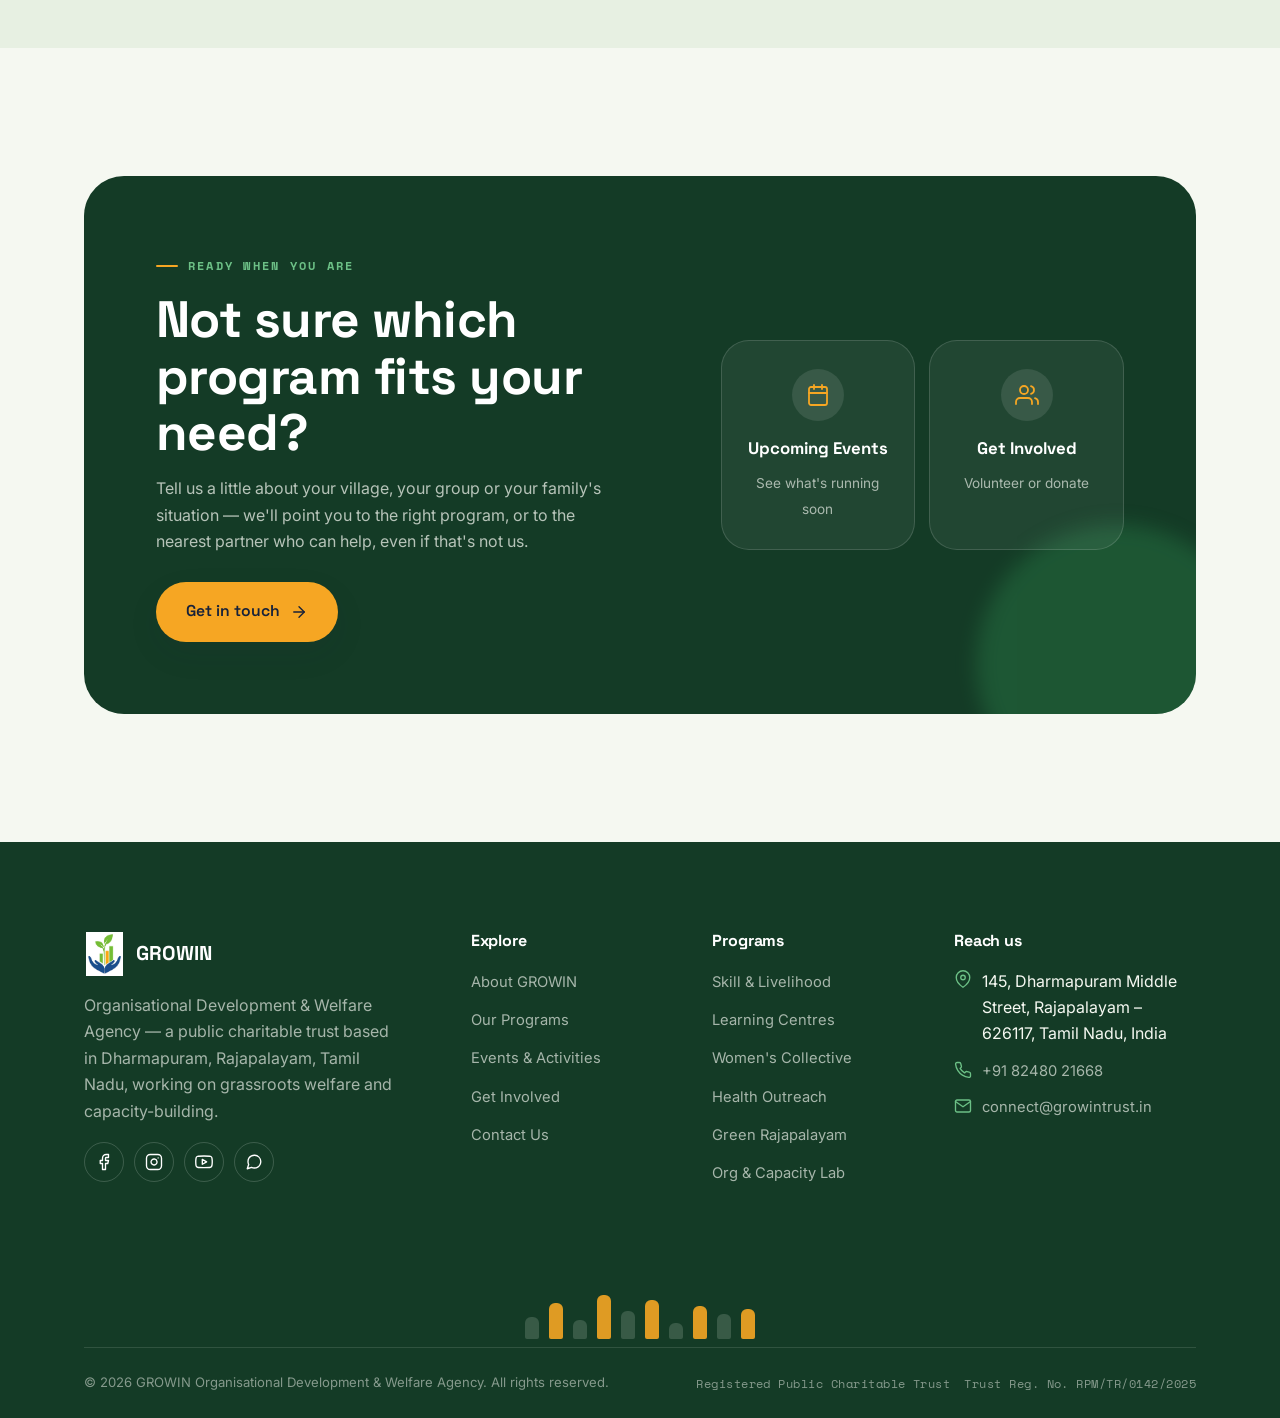
<file: programs.html>
<!DOCTYPE html>
<html lang="en">
<head>
<meta charset="UTF-8">
<meta name="viewport" content="width=device-width, initial-scale=1.0">
<title>Our Programs — GROWIN Organisational Development & Welfare Agency</title>
<meta name="description" content="Skill & Livelihood Academy, Community Learning Centres, Women's Collective, Health Outreach, Green Rajapalayam and our Org & Capacity Lab for grassroots groups.">
<link rel="icon" href="growin-favicon.png" type="image/png">
<link rel="preconnect" href="https://fonts.googleapis.com">
<link rel="preconnect" href="https://fonts.gstatic.com" crossorigin>
<link href="https://fonts.googleapis.com/css2?family=Space+Grotesk:wght@500;600;700&family=Inter:wght@400;500;600;700;800&family=Space+Mono:wght@400;700&display=swap" rel="stylesheet">
<link rel="stylesheet" href="style.css">
</head>
<body>

<header class="nav">
  <a href="index.html" class="brand">
    <img src="growin-icon.png" alt="">
    <span class="brand-text">GROWIN<small>Org. Development &amp; Welfare Agency</small></span>
  </a>
  <nav class="nav-links">
    <a href="index.html">Home</a>
    <a href="about.html">About</a>
    <a href="programs.html">Programs</a>
    <a href="events.html">Events</a>
    <a href="get-involved.html">Get Involved</a>
    <a href="contact.html">Contact</a>
  </nav>
  <div class="nav-actions">
    <a href="get-involved.html#donate" class="btn btn-accent btn-sm desktop-only">
      Donate
      <svg viewBox="0 0 24 24" fill="none" stroke="currentColor" stroke-width="1.8" stroke-linecap="round" stroke-linejoin="round"><line x1="5" y1="12" x2="19" y2="12"/><polyline points="12 5 19 12 12 19"/></svg>
    </a>
    <button class="nav-toggle" aria-label="Toggle menu">
      <svg class="icon-menu" viewBox="0 0 24 24" fill="none" stroke="currentColor" stroke-width="1.8" stroke-linecap="round" stroke-linejoin="round"><line x1="3" y1="12" x2="21" y2="12"/><line x1="3" y1="6" x2="21" y2="6"/><line x1="3" y1="18" x2="21" y2="18"/></svg>
      <svg class="icon-close" viewBox="0 0 24 24" fill="none" stroke="currentColor" stroke-width="1.8" stroke-linecap="round" stroke-linejoin="round"><line x1="18" y1="6" x2="6" y2="18"/><line x1="6" y1="6" x2="18" y2="18"/></svg>
    </button>
  </div>
</header>

<!-- ===================== PAGE HERO ===================== -->
<section class="page-hero">
  <div class="blob blob-1" style="opacity:.2"></div>
  <div class="container">
    <p class="breadcrumb"><a href="index.html">Home</a> / Programs</p>
    <div class="reveal in-view">
      <p class="eyebrow">Our Programs</p>
      <h1>Six programs. One belief: growth compounds.</h1>
      <p class="lead">A skill learned, a habit formed, a group that finally has a bank account — none of these look dramatic on their own. Put together, across a few years, they change what's possible in a village. Here's what we're building, one batch and one camp at a time.</p>
    </div>
  </div>
</section>

<!-- ===================== 01: SKILL & LIVELIHOOD ACADEMY ===================== -->
<section class="section surface">
  <div class="container">
    <div class="program-detail">
      <div class="reveal">
        <span class="pd-num">Program 01 / Skill &amp; Livelihood</span>
        <h2 id="skill-academy">Skill &amp; Livelihood Academy</h2>
        <p>Earning a steady income shouldn't require leaving Rajapalayam. The Academy runs short, practical training batches — taught by working professionals from the same trade — so participants walk away with a usable skill, a starter toolkit where possible, and a clear next step.</p>
        <p class="mt-sm">Batches run for 4–8 weeks in small groups of 20–25, completely free of cost. Machines and material are provided during the course, and we run evening batches for anyone already working part-time.</p>
        <ul class="pd-list mt-sm">
          <li><svg viewBox="0 0 24 24" fill="none" stroke="currentColor" stroke-width="2" stroke-linecap="round" stroke-linejoin="round"><polyline points="20 6 9 17 4 12"/></svg> Tailoring &amp; embroidery, with machines provided during the course</li>
          <li><svg viewBox="0 0 24 24" fill="none" stroke="currentColor" stroke-width="2" stroke-linecap="round" stroke-linejoin="round"><polyline points="20 6 9 17 4 12"/></svg> Mobile phone &amp; basic electronics repair</li>
          <li><svg viewBox="0 0 24 24" fill="none" stroke="currentColor" stroke-width="2" stroke-linecap="round" stroke-linejoin="round"><polyline points="20 6 9 17 4 12"/></svg> Computer basics &amp; typing, in Tamil and English</li>
          <li><svg viewBox="0 0 24 24" fill="none" stroke="currentColor" stroke-width="2" stroke-linecap="round" stroke-linejoin="round"><polyline points="20 6 9 17 4 12"/></svg> Beautician &amp; grooming skills — planned for 2026, based on demand</li>
        </ul>
        <div class="pd-meta">
          <div><span class="k">Who it's for</span><span class="v">Youth &amp; women, 18+</span></div>
          <div><span class="k">Format</span><span class="v">4–8 week batches, free</span></div>
          <div><span class="k">2026 goal</span><span class="v">4 batches · 100 trained</span></div>
        </div>
      </div>
      <div class="pd-media reveal">
        <svg viewBox="0 0 400 300" xmlns="http://www.w3.org/2000/svg" aria-hidden="true" style="width:100%;height:100%;">
          <circle cx="210" cy="150" r="135" fill="var(--leaf-pale)"/>
          <g transform="translate(115,55) scale(7.5)" stroke="var(--leaf-deep)" fill="none" stroke-width="1.6" stroke-linecap="round" stroke-linejoin="round">
            <circle cx="6" cy="6" r="3"/><circle cx="6" cy="18" r="3"/><line x1="20" y1="4" x2="8.12" y2="15.88"/><line x1="14.47" y1="14.48" x2="20" y2="20"/><line x1="8.12" y1="8.12" x2="12" y2="12"/>
          </g>
          <g class="growth-bars">
            <rect class="bar" x="50" y="220" width="22" height="40" rx="5" fill="var(--leaf-light)" style="animation-delay:.1s"/>
            <rect class="bar" x="80" y="195" width="22" height="65" rx="5" fill="var(--leaf)" style="animation-delay:.25s"/>
            <rect class="bar" x="110" y="170" width="22" height="90" rx="5" fill="var(--marigold)" style="animation-delay:.4s"/>
          </g>
          <circle cx="330" cy="60" r="9" fill="var(--hibiscus)"/>
          <circle cx="350" cy="230" r="6" fill="var(--marigold)"/>
        </svg>
      </div>
    </div>

    <!-- ===================== 02: COMMUNITY LEARNING CENTRES ===================== -->
    <div class="program-detail reverse">
      <div class="pd-media reveal">
        <svg viewBox="0 0 400 300" xmlns="http://www.w3.org/2000/svg" aria-hidden="true" style="width:100%;height:100%;">
          <circle cx="190" cy="150" r="135" fill="var(--marigold-pale)"/>
          <g transform="translate(120,55) scale(7.5)" stroke="#8A5A0A" fill="none" stroke-width="1.6" stroke-linecap="round" stroke-linejoin="round">
            <path d="M2 3h6a4 4 0 0 1 4 4v14a3 3 0 0 0-3-3H2z"/><path d="M22 3h-6a4 4 0 0 0-4 4v14a3 3 0 0 1 3-3h7z"/>
          </g>
          <g fill="var(--leaf)">
            <path d="M70 70 l5 12 12 5 -12 5 -5 12 -5 -12 -12 -5 12 -5z"/>
          </g>
          <g fill="var(--hibiscus)">
            <circle cx="340" cy="80" r="7"/>
            <circle cx="60" cy="220" r="6"/>
          </g>
          <circle cx="320" cy="220" r="10" fill="none" stroke="var(--leaf)" stroke-width="3"/>
        </svg>
      </div>
      <div class="reveal">
        <span class="pd-num">Program 02 / Education</span>
        <h2 id="learning-centres">Community Learning Centres</h2>
        <p>School gives children a timetable. It doesn't always give them a quiet place to study, someone to ask "why" to, or a reason to feel curious about a laptop. Our Community Learning Centres aim to be that — free, after-school spaces run with trained local volunteers.</p>
        <p class="mt-sm">Each centre combines homework support with two things often missing in rural classrooms: regular spoken-English practice, and hands-on time with a computer — alongside a small, growing lending library.</p>
        <ul class="pd-list mt-sm">
          <li><svg viewBox="0 0 24 24" fill="none" stroke="currentColor" stroke-width="2" stroke-linecap="round" stroke-linejoin="round"><polyline points="20 6 9 17 4 12"/></svg> After-school homework support for Grades 3–10</li>
          <li><svg viewBox="0 0 24 24" fill="none" stroke="currentColor" stroke-width="2" stroke-linecap="round" stroke-linejoin="round"><polyline points="20 6 9 17 4 12"/></svg> Spoken English practice sessions, twice a week</li>
          <li><svg viewBox="0 0 24 24" fill="none" stroke="currentColor" stroke-width="2" stroke-linecap="round" stroke-linejoin="round"><polyline points="20 6 9 17 4 12"/></svg> Basic digital literacy: typing, search, internet safety</li>
          <li><svg viewBox="0 0 24 24" fill="none" stroke="currentColor" stroke-width="2" stroke-linecap="round" stroke-linejoin="round"><polyline points="20 6 9 17 4 12"/></svg> A small lending library, growing with donated books</li>
        </ul>
        <div class="pd-meta">
          <div><span class="k">Who it's for</span><span class="v">Children, ages 8–17</span></div>
          <div><span class="k">Format</span><span class="v">After-school, Mon–Sat</span></div>
          <div><span class="k">2026 goal</span><span class="v">First centre at Dharmapuram</span></div>
        </div>
      </div>
    </div>

    <!-- ===================== 03: WOMEN'S COLLECTIVE ===================== -->
    <div class="program-detail">
      <div class="reveal">
        <span class="pd-num">Program 03 / Women's Collective</span>
        <h2 id="womens-collective">Women's Collective (SHG Network)</h2>
        <p>Self-help groups have changed lives across Tamil Nadu — when they're run well. GROWIN helps women form new SHGs and strengthens existing ones, focusing on the basics that make a group last: regular savings habits, simple bookkeeping, and clear roles.</p>
        <p class="mt-sm">Beyond savings, we help groups connect to relevant government schemes, find peer mentors in better-established SHGs nearby, and explore small enterprise ideas — including market-linkage support for products made by graduates of our Skill Academy.</p>
        <ul class="pd-list mt-sm">
          <li><svg viewBox="0 0 24 24" fill="none" stroke="currentColor" stroke-width="2" stroke-linecap="round" stroke-linejoin="round"><polyline points="20 6 9 17 4 12"/></svg> Help forming new SHGs (10–20 members) with simple by-laws</li>
          <li><svg viewBox="0 0 24 24" fill="none" stroke="currentColor" stroke-width="2" stroke-linecap="round" stroke-linejoin="round"><polyline points="20 6 9 17 4 12"/></svg> Savings &amp; bookkeeping training, conducted in Tamil</li>
          <li><svg viewBox="0 0 24 24" fill="none" stroke="currentColor" stroke-width="2" stroke-linecap="round" stroke-linejoin="round"><polyline points="20 6 9 17 4 12"/></svg> Introductions to micro-enterprise ideas suited to home schedules</li>
          <li><svg viewBox="0 0 24 24" fill="none" stroke="currentColor" stroke-width="2" stroke-linecap="round" stroke-linejoin="round"><polyline points="20 6 9 17 4 12"/></svg> Market-linkage support for products made by member groups</li>
        </ul>
        <div class="pd-meta">
          <div><span class="k">Who it's for</span><span class="v">Women, 18 and above</span></div>
          <div><span class="k">Format</span><span class="v">Weekly group meetings</span></div>
          <div><span class="k">2026 goal</span><span class="v">5 SHGs · ~75 women</span></div>
        </div>
      </div>
      <div class="pd-media reveal">
        <svg viewBox="0 0 400 300" xmlns="http://www.w3.org/2000/svg" aria-hidden="true" style="width:100%;height:100%;">
          <circle cx="210" cy="150" r="135" fill="var(--hibiscus-pale)"/>
          <g transform="translate(115,55) scale(7.5)" stroke="#C42A40" fill="none" stroke-width="1.6" stroke-linecap="round" stroke-linejoin="round">
            <path d="M17 21v-2a4 4 0 0 0-4-4H5a4 4 0 0 0-4 4v2"/><circle cx="9" cy="7" r="4"/><path d="M23 21v-2a4 4 0 0 0-3-3.87"/><path d="M16 3.13a4 4 0 0 1 0 7.75"/>
          </g>
          <g stroke="var(--leaf-deep)" stroke-width="2.5" fill="none">
            <circle cx="80" cy="225" r="18"/>
            <circle cx="110" cy="225" r="18" fill="var(--paper)"/>
            <circle cx="140" cy="225" r="18" fill="var(--paper)"/>
            <line x1="80" y1="219" x2="80" y2="231"/>
            <line x1="110" y1="219" x2="110" y2="231"/>
            <line x1="140" y1="219" x2="140" y2="231"/>
          </g>
          <circle cx="340" cy="70" r="8" fill="var(--marigold)"/>
        </svg>
      </div>
    </div>
  </div>
</section>

<!-- ===================== 04, 05, 06 ===================== -->
<section class="section mist">
  <div class="container">

    <!-- 04: HEALTH & WELLNESS OUTREACH -->
    <div class="program-detail reverse">
      <div class="pd-media reveal">
        <svg viewBox="0 0 400 300" xmlns="http://www.w3.org/2000/svg" aria-hidden="true" style="width:100%;height:100%;">
          <circle cx="190" cy="150" r="135" fill="var(--leaf-pale)"/>
          <g transform="translate(118,55) scale(7.5)" stroke="var(--leaf-deep)" fill="none" stroke-width="1.6" stroke-linecap="round" stroke-linejoin="round">
            <path d="M20.84 4.61a5.5 5.5 0 0 0-7.78 0L12 5.67l-1.06-1.06a5.5 5.5 0 0 0-7.78 7.78l1.06 1.06L12 21.23l7.78-7.78 1.06-1.06a5.5 5.5 0 0 0 0-7.78z"/>
          </g>
          <path d="M40,235 L90,235 L105,205 L120,260 L135,225 L150,235 L320,235" fill="none" stroke="var(--hibiscus)" stroke-width="4" stroke-linecap="round" stroke-linejoin="round"/>
          <g stroke="var(--marigold)" stroke-width="4" stroke-linecap="round">
            <path d="M330 70 v16 M322 78 h16"/>
            <path d="M70 60 v12 M64 66 h12"/>
          </g>
        </svg>
      </div>
      <div class="reveal">
        <span class="pd-num">Program 04 / Health</span>
        <h2 id="health-outreach">Health &amp; Wellness Outreach</h2>
        <p>A health problem caught early is a small thing. Caught late, it can undo years of a family's progress. We organise regular camps — basic check-ups, eye screening and awareness sessions — run with volunteer doctors and paramedical staff from the region.</p>
        <p class="mt-sm">Every camp includes a referral pathway to the nearest government hospital or Primary Health Centre for anything that needs follow-up, and a short awareness session on a rotating topic: nutrition, hygiene, maternal health or common lifestyle conditions.</p>
        <ul class="pd-list mt-sm">
          <li><svg viewBox="0 0 24 24" fill="none" stroke="currentColor" stroke-width="2" stroke-linecap="round" stroke-linejoin="round"><polyline points="20 6 9 17 4 12"/></svg> General health, BP &amp; blood-sugar screening camps</li>
          <li><svg viewBox="0 0 24 24" fill="none" stroke="currentColor" stroke-width="2" stroke-linecap="round" stroke-linejoin="round"><polyline points="20 6 9 17 4 12"/></svg> Eye check-up camps, with referral for spectacles or surgery</li>
          <li><svg viewBox="0 0 24 24" fill="none" stroke="currentColor" stroke-width="2" stroke-linecap="round" stroke-linejoin="round"><polyline points="20 6 9 17 4 12"/></svg> Awareness sessions on nutrition, hygiene &amp; maternal health</li>
          <li><svg viewBox="0 0 24 24" fill="none" stroke="currentColor" stroke-width="2" stroke-linecap="round" stroke-linejoin="round"><polyline points="20 6 9 17 4 12"/></svg> Referral support to government hospitals &amp; PHCs</li>
        </ul>
        <div class="pd-meta">
          <div><span class="k">Who it's for</span><span class="v">All ages, whole families</span></div>
          <div><span class="k">Format</span><span class="v">Monthly, rotating villages</span></div>
          <div><span class="k">2026 goal</span><span class="v">4 camps · 600+ screened</span></div>
        </div>
      </div>
    </div>

    <!-- 05: GREEN RAJAPALAYAM -->
    <div class="program-detail">
      <div class="reveal">
        <span class="pd-num">Program 05 / Environment</span>
        <h2 id="green-rajapalayam">Green Rajapalayam</h2>
        <p>Rajapalayam sits in the shadow of the Western Ghats — but like much of Tamil Nadu, its tree cover and water table have come under real pressure. Green Rajapalayam is our attempt to do something about it, with the people who live here.</p>
        <p class="mt-sm">We focus on native species and an actual aftercare plan — a sapling planted and forgotten helps no one. Alongside plantation drives, we run waste segregation awareness in schools and street-level groups, and periodic clean-up drives at local tanks and ponds.</p>
        <ul class="pd-list mt-sm">
          <li><svg viewBox="0 0 24 24" fill="none" stroke="currentColor" stroke-width="2" stroke-linecap="round" stroke-linejoin="round"><polyline points="20 6 9 17 4 12"/></svg> Native-species tree plantation drives, with 1-year aftercare</li>
          <li><svg viewBox="0 0 24 24" fill="none" stroke="currentColor" stroke-width="2" stroke-linecap="round" stroke-linejoin="round"><polyline points="20 6 9 17 4 12"/></svg> Waste segregation awareness in schools &amp; street groups</li>
          <li><svg viewBox="0 0 24 24" fill="none" stroke="currentColor" stroke-width="2" stroke-linecap="round" stroke-linejoin="round"><polyline points="20 6 9 17 4 12"/></svg> Rainwater harvesting &amp; water conservation sessions</li>
          <li><svg viewBox="0 0 24 24" fill="none" stroke="currentColor" stroke-width="2" stroke-linecap="round" stroke-linejoin="round"><polyline points="20 6 9 17 4 12"/></svg> Periodic clean-up drives at local tanks &amp; ponds</li>
        </ul>
        <div class="pd-meta">
          <div><span class="k">Who it's for</span><span class="v">Everyone — all ages</span></div>
          <div><span class="k">Format</span><span class="v">Monthly weekend drives</span></div>
          <div><span class="k">2026 goal</span><span class="v">1,000 saplings, tracked</span></div>
        </div>
      </div>
      <div class="pd-media reveal">
        <svg viewBox="0 0 400 300" xmlns="http://www.w3.org/2000/svg" aria-hidden="true" style="width:100%;height:100%;">
          <circle cx="210" cy="150" r="135" fill="var(--marigold-pale)"/>
          <circle cx="320" cy="70" r="22" fill="var(--marigold)"/>
          <g stroke="var(--marigold)" stroke-width="4" stroke-linecap="round">
            <line x1="320" y1="30" x2="320" y2="18"/>
            <line x1="358" y1="70" x2="370" y2="70"/>
            <line x1="346" y1="44" x2="355" y2="35"/>
          </g>
          <line x1="55" y1="250" x2="345" y2="250" stroke="var(--line-deep)" stroke-width="3" opacity="0.3"/>
          <line x1="55" y1="250" x2="345" y2="250" stroke="var(--ink-faint)" stroke-width="2"/>
          <circle cx="205" cy="120" r="55" fill="var(--leaf-light)"/>
          <circle cx="165" cy="145" r="48" fill="var(--leaf)"/>
          <circle cx="245" cy="145" r="48" fill="var(--leaf)"/>
          <rect x="194" y="170" width="22" height="80" rx="4" fill="var(--leaf-deep)"/>
          <g fill="var(--leaf-deep)" opacity="0.6">
            <path d="M90 250 q10 -18 24 0z"/>
            <path d="M290 250 q12 -22 26 0z"/>
            <path d="M120 250 q8 -14 18 0z"/>
          </g>
        </svg>
      </div>
    </div>

    <!-- 06: ORG & CAPACITY LAB -->
    <div class="program-detail reverse">
      <div class="pd-media reveal">
        <svg viewBox="0 0 400 300" xmlns="http://www.w3.org/2000/svg" aria-hidden="true" style="width:100%;height:100%;">
          <circle cx="190" cy="150" r="135" fill="var(--hibiscus-pale)"/>
          <g transform="translate(110,60) scale(7.2)" stroke="#C42A40" fill="none" stroke-width="1.6" stroke-linecap="round" stroke-linejoin="round">
            <polyline points="23 6 13.5 15.5 8.5 10.5 1 18"/><polyline points="17 6 23 6 23 12"/>
          </g>
          <g transform="translate(55,205) scale(2.6)" stroke="var(--leaf-deep)" fill="none" stroke-width="1.8" stroke-linecap="round" stroke-linejoin="round">
            <rect x="2" y="7" width="20" height="14" rx="2" ry="2"/><path d="M16 21V5a2 2 0 0 0-2-2h-4a2 2 0 0 0-2 2v16"/>
          </g>
          <circle cx="330" cy="240" r="9" fill="var(--marigold)"/>
          <circle cx="55" cy="70" r="6" fill="var(--leaf)"/>
        </svg>
      </div>
      <div class="reveal">
        <span class="pd-num">Program 06 / Org Capacity</span>
        <h2 id="capacity-lab">Org &amp; Capacity Lab</h2>
        <p>This is the program that makes GROWIN different from a typical welfare trust. Many SHGs, temple welfare committees, school alumni associations and youth clubs around Rajapalayam are doing real work — but miss out on funding, recognition or basic efficiency because of gaps that are genuinely easy to fix.</p>
        <p class="mt-sm">We run free, half-day workshops covering exactly those gaps — in plain Tamil and English, with worksheets your group can keep and reuse. No group is too small, and there's no obligation to partner with GROWIN afterward.</p>
        <ul class="pd-list mt-sm">
          <li><svg viewBox="0 0 24 24" fill="none" stroke="currentColor" stroke-width="2" stroke-linecap="round" stroke-linejoin="round"><polyline points="20 6 9 17 4 12"/></svg> Plain-language sessions on registering as a trust or society</li>
          <li><svg viewBox="0 0 24 24" fill="none" stroke="currentColor" stroke-width="2" stroke-linecap="round" stroke-linejoin="round"><polyline points="20 6 9 17 4 12"/></svg> Group bank account set-up &amp; basic bookkeeping</li>
          <li><svg viewBox="0 0 24 24" fill="none" stroke="currentColor" stroke-width="2" stroke-linecap="round" stroke-linejoin="round"><polyline points="20 6 9 17 4 12"/></svg> Writing a simple funding request or CSR proposal</li>
          <li><svg viewBox="0 0 24 24" fill="none" stroke="currentColor" stroke-width="2" stroke-linecap="round" stroke-linejoin="round"><polyline points="20 6 9 17 4 12"/></svg> Setting up a free website or social presence — yes, like this one</li>
        </ul>
        <div class="pd-meta">
          <div><span class="k">Who it's for</span><span class="v">SHGs, clubs, small NGOs</span></div>
          <div><span class="k">Format</span><span class="v">Free half-day workshops</span></div>
          <div><span class="k">2026 goal</span><span class="v">Support 10 organisations</span></div>
        </div>
      </div>
    </div>
  </div>
</section>

<!-- ===================== CTA ===================== -->
<section class="section">
  <div class="container">
    <div class="cta-banner reveal">
      <div>
        <p class="eyebrow on-dark">Ready when you are</p>
        <h2>Not sure which program fits your need?</h2>
        <p>Tell us a little about your village, your group or your family's situation — we'll point you to the right program, or to the nearest partner who can help, even if that's not us.</p>
        <div class="btn-group">
          <a href="contact.html" class="btn btn-primary" style="background:var(--marigold);color:var(--ink)">
            Get in touch
            <svg viewBox="0 0 24 24" fill="none" stroke="currentColor" stroke-width="1.8" stroke-linecap="round" stroke-linejoin="round"><line x1="5" y1="12" x2="19" y2="12"/><polyline points="12 5 19 12 12 19"/></svg>
          </a>
        </div>
      </div>
      <div class="cta-split">
        <a href="events.html" class="pill">
          <div class="pill-icon"><svg viewBox="0 0 24 24" fill="none" stroke="currentColor" stroke-width="1.8" stroke-linecap="round" stroke-linejoin="round"><rect x="3" y="4" width="18" height="18" rx="2" ry="2"/><line x1="16" y1="2" x2="16" y2="6"/><line x1="8" y1="2" x2="8" y2="6"/><line x1="3" y1="10" x2="21" y2="10"/></svg></div>
          <strong>Upcoming Events</strong>
          <span>See what's running soon</span>
        </a>
        <a href="get-involved.html" class="pill">
          <div class="pill-icon"><svg viewBox="0 0 24 24" fill="none" stroke="currentColor" stroke-width="1.8" stroke-linecap="round" stroke-linejoin="round"><path d="M17 21v-2a4 4 0 0 0-4-4H5a4 4 0 0 0-4 4v2"/><circle cx="9" cy="7" r="4"/><path d="M23 21v-2a4 4 0 0 0-3-3.87"/><path d="M16 3.13a4 4 0 0 1 0 7.75"/></svg></div>
          <strong>Get Involved</strong>
          <span>Volunteer or donate</span>
        </a>
      </div>
    </div>
  </div>
</section>


<!-- ===================== FOOTER ===================== -->
<footer class="footer">
  <div class="container">
    <div class="footer-top">
      <div class="footer-brand">
        <a href="index.html" class="brand">
          <img src="growin-icon.png" alt="">
          <span class="brand-text">GROWIN</span>
        </a>
        <p>Organisational Development &amp; Welfare Agency — a public charitable trust based in Dharmapuram, Rajapalayam, Tamil Nadu, working on grassroots welfare and capacity-building.</p>
        <div class="footer-social">
          <a href="#" aria-label="Facebook"><svg viewBox="0 0 24 24" fill="none" stroke="currentColor" stroke-width="1.8" stroke-linecap="round" stroke-linejoin="round"><path d="M18 2h-3a5 5 0 0 0-5 5v3H7v4h3v8h4v-8h3l1-4h-4V7a1 1 0 0 1 1-1h3z"/></svg></a>
          <a href="#" aria-label="Instagram"><svg viewBox="0 0 24 24" fill="none" stroke="currentColor" stroke-width="1.8" stroke-linecap="round" stroke-linejoin="round"><rect x="2" y="2" width="20" height="20" rx="5" ry="5"/><path d="M16 11.37A4 4 0 1 1 12.63 8 4 4 0 0 1 16 11.37z"/><line x1="17.5" y1="6.5" x2="17.51" y2="6.5"/></svg></a>
          <a href="#" aria-label="YouTube"><svg viewBox="0 0 24 24" fill="none" stroke="currentColor" stroke-width="1.8" stroke-linecap="round" stroke-linejoin="round"><path d="M22.54 6.42a2.78 2.78 0 0 0-1.94-2C18.88 4 12 4 12 4s-6.88 0-8.6.46a2.78 2.78 0 0 0-1.94 2A29 29 0 0 0 1 11.75a29 29 0 0 0 .46 5.33A2.78 2.78 0 0 0 3.4 19c1.72.46 8.6.46 8.6.46s6.88 0 8.6-.46a2.78 2.78 0 0 0 1.94-2 29 29 0 0 0 .46-5.25 29 29 0 0 0-.46-5.33z"/><polygon points="9.75 15.02 15.5 11.75 9.75 8.48 9.75 15.02"/></svg></a>
          <a href="https://wa.me/918248021668" aria-label="WhatsApp"><svg viewBox="0 0 24 24" fill="none" stroke="currentColor" stroke-width="1.8" stroke-linecap="round" stroke-linejoin="round"><path d="M21 11.5a8.38 8.38 0 0 1-.9 3.8 8.5 8.5 0 0 1-7.6 4.7 8.38 8.38 0 0 1-3.8-.9L3 21l1.9-5.7a8.38 8.38 0 0 1-.9-3.8 8.5 8.5 0 0 1 4.7-7.6 8.38 8.38 0 0 1 3.8-.9h.5a8.48 8.48 0 0 1 8 8v.5z"/></svg></a>
        </div>
      </div>
      <div class="footer-col">
        <h4>Explore</h4>
        <ul>
          <li><a href="about.html">About GROWIN</a></li>
          <li><a href="programs.html">Our Programs</a></li>
          <li><a href="events.html">Events &amp; Activities</a></li>
          <li><a href="get-involved.html">Get Involved</a></li>
          <li><a href="contact.html">Contact Us</a></li>
        </ul>
      </div>
      <div class="footer-col">
        <h4>Programs</h4>
        <ul>
          <li><a href="programs.html#skill-academy">Skill &amp; Livelihood</a></li>
          <li><a href="programs.html#learning-centres">Learning Centres</a></li>
          <li><a href="programs.html#womens-collective">Women's Collective</a></li>
          <li><a href="programs.html#health-outreach">Health Outreach</a></li>
          <li><a href="programs.html#green-rajapalayam">Green Rajapalayam</a></li>
          <li><a href="programs.html#capacity-lab">Org &amp; Capacity Lab</a></li>
        </ul>
      </div>
      <div class="footer-col">
        <h4>Reach us</h4>
        <ul class="footer-contact">
          <li><svg viewBox="0 0 24 24" fill="none" stroke="currentColor" stroke-width="1.8" stroke-linecap="round" stroke-linejoin="round"><path d="M21 10c0 7-9 13-9 13s-9-6-9-13a9 9 0 0 1 18 0z"/><circle cx="12" cy="10" r="3"/></svg> <span>145, Dharmapuram Middle Street, Rajapalayam – 626117, Tamil Nadu, India</span></li>
          <li><svg viewBox="0 0 24 24" fill="none" stroke="currentColor" stroke-width="1.8" stroke-linecap="round" stroke-linejoin="round"><path d="M22 16.92v3a2 2 0 0 1-2.18 2 19.79 19.79 0 0 1-8.63-3.07 19.5 19.5 0 0 1-6-6A19.79 19.79 0 0 1 2.11 4.18 2 2 0 0 1 4.11 2h3a2 2 0 0 1 2 1.72c.127.96.361 1.903.7 2.81a2 2 0 0 1-.45 2.11L8.09 9.91a16 16 0 0 0 6 6l1.27-1.27a2 2 0 0 1 2.11-.45c.907.339 1.85.573 2.81.7A2 2 0 0 1 22 16.92z"/></svg> <a href="tel:+918248021668">+91 82480 21668</a></li>
          <li><svg viewBox="0 0 24 24" fill="none" stroke="currentColor" stroke-width="1.8" stroke-linecap="round" stroke-linejoin="round"><path d="M4 4h16c1.1 0 2 .9 2 2v12c0 1.1-.9 2-2 2H4c-1.1 0-2-.9-2-2V6c0-1.1.9-2 2-2z"/><polyline points="22,6 12,13 2,6"/></svg> <a href="mailto:connect@growintrust.in">connect@growintrust.in</a></li>
        </ul>
      </div>
    </div>
    <div class="bar-divider">
      <span style="height:40%"></span><span style="height:65%" class="fill"></span><span style="height:35%"></span><span style="height:80%" class="fill"></span><span style="height:50%"></span><span style="height:70%" class="fill"></span><span style="height:30%"></span><span style="height:60%" class="fill"></span><span style="height:45%"></span><span style="height:55%" class="fill"></span>
    </div>
    <div class="footer-bottom">
      <span>&copy; <span data-year></span> GROWIN Organisational Development &amp; Welfare Agency. All rights reserved.</span>
      <span class="legal-tags">
        <span>Registered Public Charitable Trust</span>
        <span>Trust Reg. No. RPM/TR/0142/2025</span>
      </span>
    </div>
  </div>
</footer>

<button class="back-to-top" aria-label="Back to top">
  <svg viewBox="0 0 24 24" fill="none" stroke="currentColor" stroke-width="1.8" stroke-linecap="round" stroke-linejoin="round"><polyline points="18 15 12 9 6 15"/></svg>
</button>

<script src="main.js"></script>
</body>

</body>
</html>
</file>
<file: style.css>
/* ===================================================================
   GROWIN — Organisational Development & Welfare Agency
   Design system: "Growth that's measured."
   Signature motif: animated growth-bars (echoes the logo's bar chart)
   =================================================================== */

/* ---------- Reset ---------- */
*, *::before, *::after { box-sizing: border-box; }
html, body, h1, h2, h3, h4, p, ul, ol, figure, blockquote { margin: 0; }
img, svg { display: block; max-width: 100%; }
ul, ol { padding: 0; list-style: none; }
a { color: inherit; text-decoration: none; }
button { font: inherit; cursor: pointer; }
input, textarea, select { font: inherit; }
html { scroll-behavior: smooth; }

/* ---------- Design tokens ---------- */
:root {
  /* Color: "Sprout Paper" base, "Indigo Soil" ink, "Leaf" primary,
     "Marigold" + "Hibiscus" accents — pulled from the GROWIN mark
     plus one new pop accent for Gen-Z energy. */
  --paper:      #F5F8F1;
  --paper-deep: #EBF1E6;
  --mist:       #E7F0E2;
  --surface:    #FFFFFF;
  --ink:        #16213A;
  --ink-soft:   #5B6B66;
  --ink-faint:  #8B9990;
  --leaf:       #2E8B4F;
  --leaf-light: #6CC086;
  --leaf-pale:  #DCF0E1;
  --leaf-deep:  #143B26;
  --marigold:   #F6A623;
  --marigold-pale: #FCE9C6;
  --hibiscus:   #FF5C72;
  --hibiscus-pale: #FFE1E5;
  --line:       #DAE6D6;
  --line-deep:  rgba(255,255,255,0.12);

  /* Type */
  --font-display: 'Space Grotesk', sans-serif;
  --font-body: 'Inter', sans-serif;
  --font-mono: 'Space Mono', monospace;

  /* Radius */
  --r-sm: 10px;
  --r-md: 18px;
  --r-lg: 28px;
  --r-xl: 40px;
  --r-full: 999px;

  /* Shadow */
  --shadow-sm: 0 2px 10px rgba(22,33,58,0.05);
  --shadow-md: 0 12px 32px rgba(22,33,58,0.08);
  --shadow-lg: 0 24px 60px rgba(22,33,58,0.12);

  /* Motion */
  --ease: cubic-bezier(.19,1,.22,1);
  --speed: .5s;

  /* Layout */
  --container: 1240px;
  --gutter: clamp(20px, 5vw, 64px);
  --section-pad: clamp(64px, 10vw, 128px);
}

/* ---------- Base ---------- */
body {
  font-family: var(--font-body);
  background: var(--paper);
  color: var(--ink);
  font-size: 16px;
  line-height: 1.65;
  -webkit-font-smoothing: antialiased;
  overflow-x: hidden;
}

::selection { background: var(--marigold); color: var(--ink); }

a:focus-visible, button:focus-visible, input:focus-visible,
textarea:focus-visible, select:focus-visible, [tabindex]:focus-visible {
  outline: 3px solid var(--leaf);
  outline-offset: 3px;
  border-radius: var(--r-sm);
}

/* ---------- Typography ---------- */
h1, h2, h3, h4 {
  font-family: var(--font-display);
  color: var(--ink);
  line-height: 1.1;
  font-weight: 700;
  letter-spacing: -0.01em;
}

h1 { font-size: clamp(2.6rem, 6vw, 4.8rem); line-height: 1.05; }
h2 { font-size: clamp(2rem, 4.2vw, 3.2rem); }
h3 { font-size: clamp(1.35rem, 2.4vw, 1.9rem); }
h4 { font-size: clamp(1.1rem, 1.6vw, 1.3rem); }

p { color: var(--ink-soft); }
.lead {
  font-size: clamp(1.05rem, 1.6vw, 1.3rem);
  color: var(--ink-soft);
  max-width: 46ch;
}

.eyebrow {
  font-family: var(--font-mono);
  font-size: 0.78rem;
  letter-spacing: 0.18em;
  text-transform: uppercase;
  color: var(--leaf);
  font-weight: 700;
  display: inline-flex;
  align-items: center;
  gap: 10px;
  margin-bottom: 16px;
}
.eyebrow::before {
  content: "";
  display: block;
  width: 22px;
  height: 2px;
  background: var(--marigold);
  border-radius: var(--r-full);
}
.eyebrow.on-dark { color: var(--leaf-light); }
.eyebrow.on-dark::before { background: var(--marigold); }

.section-head { max-width: 760px; margin-bottom: clamp(40px, 6vw, 72px); }
.section-head.center { margin-inline: auto; text-align: center; }
.section-head.center .eyebrow { justify-content: center; }
.section-head.center .eyebrow::before { display: none; }

mark.hl {
  background: none;
  color: var(--leaf);
  position: relative;
  white-space: nowrap;
}
mark.hl.amber { color: var(--marigold); }
mark.hl.bloom { color: var(--hibiscus); }

/* ---------- Layout primitives ---------- */
.container {
  width: 100%;
  max-width: var(--container);
  margin-inline: auto;
  padding-inline: var(--gutter);
}

.section { padding-block: var(--section-pad); position: relative; }
.section.tight { padding-block: clamp(40px, 6vw, 80px); }
.section.surface { background: var(--surface); }
.section.mist { background: var(--mist); }
.section.dark {
  background: var(--leaf-deep);
  color: var(--paper);
}
.section.dark p { color: rgba(245,248,241,0.7); }
.section.dark h1, .section.dark h2, .section.dark h3, .section.dark h4 { color: var(--surface); }

.grid { display: grid; gap: clamp(20px, 3vw, 32px); }
.grid-2 { grid-template-columns: repeat(2, 1fr); }
.grid-3 { grid-template-columns: repeat(3, 1fr); }
.grid-4 { grid-template-columns: repeat(4, 1fr); }

.split {
  display: grid;
  grid-template-columns: 1.1fr 1fr;
  gap: clamp(32px, 6vw, 96px);
  align-items: center;
}
.split.reverse { grid-template-columns: 1fr 1.1fr; }
.split.reverse > :first-child { order: 2; }

@media (max-width: 900px) {
  .grid-2, .grid-3, .grid-4 { grid-template-columns: 1fr; }
  .split, .split.reverse { grid-template-columns: 1fr; }
  .split.reverse > :first-child { order: 0; }
}

/* ---------- Buttons ---------- */
.btn {
  display: inline-flex;
  align-items: center;
  gap: 10px;
  font-family: var(--font-display);
  font-weight: 600;
  font-size: 0.98rem;
  padding: 15px 28px;
  border-radius: var(--r-full);
  border: 2px solid transparent;
  transition: transform var(--speed) var(--ease), box-shadow var(--speed) var(--ease), background var(--speed) var(--ease), color var(--speed) var(--ease), border-color var(--speed) var(--ease);
  white-space: nowrap;
}
.btn svg { width: 18px; height: 18px; flex-shrink: 0; transition: transform .35s var(--ease); }
.btn:hover svg { transform: translateX(4px); }
.btn:hover { transform: translateY(-2px); }

.btn-primary {
  background: var(--leaf);
  color: var(--surface);
  box-shadow: var(--shadow-md);
}
.btn-primary:hover { background: var(--leaf-deep); box-shadow: var(--shadow-lg); }

.btn-accent {
  background: var(--hibiscus);
  color: var(--surface);
  box-shadow: 0 12px 32px rgba(255,92,114,0.28);
}
.btn-accent:hover { background: #E84A60; }

.btn-ghost {
  background: transparent;
  border-color: var(--line);
  color: var(--ink);
}
.btn-ghost:hover { border-color: var(--leaf); color: var(--leaf); }

.btn-ghost.on-dark { border-color: rgba(255,255,255,0.25); color: var(--surface); }
.btn-ghost.on-dark:hover { border-color: var(--leaf-light); color: var(--leaf-light); }

.btn-block { width: 100%; justify-content: center; }
.btn-sm { padding: 10px 20px; font-size: 0.85rem; }

.btn-group { display: flex; gap: 14px; flex-wrap: wrap; margin-top: 36px; }

/* ---------- Tags / pills ---------- */
.tag {
  display: inline-flex;
  align-items: center;
  gap: 6px;
  font-family: var(--font-mono);
  font-size: 0.72rem;
  letter-spacing: 0.06em;
  text-transform: uppercase;
  font-weight: 700;
  padding: 6px 14px;
  border-radius: var(--r-full);
  background: var(--leaf-pale);
  color: var(--leaf-deep);
}
.tag.amber { background: var(--marigold-pale); color: #8A5A0A; }
.tag.bloom { background: var(--hibiscus-pale); color: #C42A40; }
.tag.outline { background: transparent; border: 1px solid var(--line); color: var(--ink-soft); }

/* ===================================================================
   Navigation
   =================================================================== */
.nav {
  position: fixed;
  top: 0; left: 0; right: 0;
  z-index: 100;
  display: flex;
  align-items: center;
  justify-content: space-between;
  padding: 18px var(--gutter);
  background: rgba(245,248,241,0.78);
  backdrop-filter: blur(14px);
  border-bottom: 1px solid transparent;
  transition: border-color var(--speed) var(--ease), padding var(--speed) var(--ease), background var(--speed) var(--ease);
}
.nav.scrolled {
  border-bottom-color: var(--line);
  padding-block: 12px;
  box-shadow: var(--shadow-sm);
}

.brand {
  display: flex;
  align-items: center;
  gap: 12px;
  font-family: var(--font-display);
  font-weight: 700;
  font-size: 1.25rem;
  color: var(--ink);
}
.brand img { width: 40px; height: 44px; object-fit: contain; }
.brand .brand-text { display: flex; flex-direction: column; line-height: 1.15; }
.brand .brand-text small {
  font-family: var(--font-mono);
  font-size: 0.6rem;
  letter-spacing: 0.12em;
  text-transform: uppercase;
  color: var(--ink-faint);
  font-weight: 400;
}

.nav-links {
  display: flex;
  align-items: center;
  gap: clamp(18px, 2vw, 34px);
  font-family: var(--font-display);
  font-weight: 600;
  font-size: 0.95rem;
}
.nav-links a {
  position: relative;
  padding: 6px 2px;
  color: var(--ink-soft);
  transition: color var(--speed) var(--ease);
}
.nav-links a::after {
  content: "";
  position: absolute;
  bottom: 0; left: 0;
  width: 0; height: 2px;
  background: var(--marigold);
  border-radius: var(--r-full);
  transition: width var(--speed) var(--ease);
}
.nav-links a:hover { color: var(--ink); }
.nav-links a:hover::after,
.nav-links a.active::after { width: 100%; }
.nav-links a.active { color: var(--leaf); }

.nav-actions { display: flex; align-items: center; gap: 14px; }

.nav-toggle {
  display: none;
  width: 44px; height: 44px;
  border-radius: var(--r-full);
  border: 1px solid var(--line);
  background: var(--surface);
  align-items: center;
  justify-content: center;
  flex-shrink: 0;
}
.nav-toggle svg { width: 20px; height: 20px; }
.nav-toggle .icon-close { display: none; }
.nav-toggle.open .icon-menu { display: none; }
.nav-toggle.open .icon-close { display: block; }

@media (max-width: 880px) {
  .nav-links {
    position: fixed;
    top: 0; right: 0;
    height: 100vh;
    width: min(82vw, 360px);
    background: var(--surface);
    flex-direction: column;
    align-items: flex-start;
    justify-content: center;
    gap: 28px;
    padding: 40px var(--gutter);
    box-shadow: var(--shadow-lg);
    transform: translateX(100%);
    transition: transform var(--speed) var(--ease);
    font-size: 1.4rem;
  }
  .nav-links.open { transform: translateX(0); }
  .nav-links a::after { display: none; }
  .nav-toggle { display: flex; }
  .nav-actions .btn-accent.desktop-only { display: none; }
}

/* ===================================================================
   Hero
   =================================================================== */
.hero {
  padding-top: clamp(120px, 18vh, 180px);
  padding-bottom: clamp(60px, 8vh, 100px);
  position: relative;
  overflow: hidden;
}
.hero .container { position: relative; z-index: 2; }
.hero-grid {
  display: grid;
  grid-template-columns: 1.15fr 1fr;
  gap: clamp(40px, 6vw, 80px);
  align-items: center;
}
.hero h1 { margin-bottom: 22px; }
.hero .lead { margin-bottom: 8px; }
.hero-tamil {
  font-family: var(--font-display);
  font-size: clamp(1.1rem, 1.6vw, 1.4rem);
  color: var(--leaf-deep);
  margin-top: 6px;
  font-weight: 600;
}

.hero-art { position: relative; }

.blob {
  position: absolute;
  border-radius: 50%;
  filter: blur(60px);
  opacity: 0.35;
  z-index: 0;
}
.blob-1 { width: 420px; height: 420px; background: var(--leaf-light); top: -120px; right: -100px; }
.blob-2 { width: 320px; height: 320px; background: var(--marigold); bottom: -80px; left: 10%; opacity: .25; }

@media (max-width: 900px) {
  .hero-grid { grid-template-columns: 1fr; }
  .hero-art { order: -1; max-width: 420px; margin-inline: auto; }
}

/* ===================================================================
   Signature motif: Growth bars
   =================================================================== */
.growth-bars { display: flex; align-items: flex-end; gap: 6px; height: 100%; }
.growth-bars rect, .growth-bars .bar {
  transform-origin: bottom;
  transform: scaleY(0);
  animation: grow-bar 1.1s var(--ease) forwards;
}
@keyframes grow-bar {
  to { transform: scaleY(1); }
}

/* Divider strip of small growth bars between sections */
.bar-divider {
  display: flex;
  align-items: flex-end;
  justify-content: center;
  gap: clamp(4px, 1vw, 10px);
  height: 56px;
  margin-block: 8px;
  opacity: 0.9;
}
.bar-divider span {
  display: block;
  width: clamp(6px, 1.4vw, 14px);
  border-radius: 6px 6px 2px 2px;
  background: var(--leaf);
  transform-origin: bottom;
  transform: scaleY(0);
  transition: transform 1s var(--ease);
}
.bar-divider span:nth-child(odd) { background: var(--leaf-light); }
.bar-divider span:nth-child(3n) { background: var(--marigold); }
.bar-divider.in-view span { transform: scaleY(1); }

/* Stat / bento cards with their own mini growth bar */
.stat-card {
  background: var(--surface);
  border: 1px solid var(--line);
  border-radius: var(--r-lg);
  padding: clamp(24px, 3vw, 36px);
  display: flex;
  flex-direction: column;
  gap: 18px;
  position: relative;
  overflow: hidden;
  transition: transform var(--speed) var(--ease), box-shadow var(--speed) var(--ease);
}
.stat-card:hover { transform: translateY(-6px); box-shadow: var(--shadow-md); }
.stat-card .stat-value {
  font-family: var(--font-display);
  font-size: clamp(2.2rem, 4vw, 3.2rem);
  font-weight: 700;
  display: flex;
  align-items: baseline;
  gap: 4px;
}
.stat-card .stat-label {
  font-size: 0.95rem;
  color: var(--ink-soft);
}
.stat-card .mini-bars {
  display: flex;
  align-items: flex-end;
  gap: 5px;
  height: 36px;
}
.stat-card .mini-bars span {
  display: block;
  width: 9px;
  border-radius: 4px 4px 1px 1px;
  background: var(--leaf-pale);
  transform-origin: bottom;
  transform: scaleY(0.18);
  transition: transform 1.1s var(--ease);
}
.stat-card.in-view .mini-bars span { transform: scaleY(var(--h, 1)); }
.stat-card .mini-bars span.fill { background: var(--leaf); }
.stat-card .mini-bars span.fill-amber { background: var(--marigold); }

/* ===================================================================
   Program cards
   =================================================================== */
.program-card {
  background: var(--surface);
  border: 1px solid var(--line);
  border-radius: var(--r-lg);
  padding: clamp(28px, 3vw, 36px);
  display: flex;
  flex-direction: column;
  gap: 16px;
  height: 100%;
  transition: transform var(--speed) var(--ease), box-shadow var(--speed) var(--ease), border-color var(--speed) var(--ease);
}
.program-card:hover {
  transform: translateY(-6px);
  box-shadow: var(--shadow-md);
  border-color: transparent;
}
.program-icon {
  width: 56px; height: 56px;
  border-radius: var(--r-md);
  display: flex;
  align-items: center;
  justify-content: center;
  background: var(--leaf-pale);
  color: var(--leaf-deep);
}
.program-icon svg { width: 28px; height: 28px; }
.program-card.amber .program-icon { background: var(--marigold-pale); color: #8A5A0A; }
.program-card.bloom .program-icon { background: var(--hibiscus-pale); color: #C42A40; }
.program-card h3 { margin-top: 4px; }
.program-card .num {
  font-family: var(--font-mono);
  font-size: 0.78rem;
  color: var(--ink-faint);
  letter-spacing: 0.1em;
}
.program-card .card-link {
  margin-top: auto;
  display: inline-flex;
  align-items: center;
  gap: 8px;
  font-family: var(--font-display);
  font-weight: 600;
  font-size: 0.9rem;
  color: var(--leaf);
}
.program-card .card-link svg { width: 16px; height: 16px; transition: transform .35s var(--ease); }
.program-card:hover .card-link svg { transform: translateX(4px); }

/* ===================================================================
   Value / feature cards
   =================================================================== */
.value-card {
  border-radius: var(--r-lg);
  padding: clamp(24px, 3vw, 32px);
  background: var(--mist);
  border: 1px solid var(--line);
}
.value-card .program-icon { background: var(--surface); }

/* ===================================================================
   Process / "how we work" steps
   =================================================================== */
.steps {
  display: grid;
  grid-template-columns: repeat(4, 1fr);
  gap: clamp(20px, 3vw, 28px);
  counter-reset: step;
}
.step { position: relative; padding-top: 28px; border-top: 3px solid var(--line); }
.step::before {
  counter-increment: step;
  content: "0" counter(step);
  font-family: var(--font-mono);
  font-size: 0.8rem;
  font-weight: 700;
  color: var(--leaf);
  display: block;
  margin-bottom: 14px;
}
.step h4 { margin-bottom: 8px; }
.step p { font-size: 0.95rem; }
@media (max-width: 900px) {
  .steps { grid-template-columns: repeat(2, 1fr); }
}
@media (max-width: 560px) {
  .steps { grid-template-columns: 1fr; }
}

/* ===================================================================
   Event ticket cards
   =================================================================== */
.events-grid {
  display: grid;
  grid-template-columns: repeat(auto-fill, minmax(300px, 1fr));
  gap: clamp(20px, 3vw, 28px);
}
.ticket {
  display: flex;
  background: var(--surface);
  border: 1px solid var(--line);
  border-radius: var(--r-lg);
  overflow: hidden;
  transition: transform var(--speed) var(--ease), box-shadow var(--speed) var(--ease);
}
.ticket:hover { transform: translateY(-6px); box-shadow: var(--shadow-md); }
.ticket-date {
  flex: 0 0 100px;
  background: var(--leaf-deep);
  color: var(--surface);
  display: flex;
  flex-direction: column;
  align-items: center;
  justify-content: center;
  font-family: var(--font-mono);
  text-align: center;
  position: relative;
  padding: 16px 8px;
}
.ticket-date .month {
  font-size: 0.75rem;
  letter-spacing: 0.15em;
  text-transform: uppercase;
  color: var(--leaf-light);
}
.ticket-date .day { font-size: 2.1rem; font-weight: 700; line-height: 1; margin-top: 4px; }
.ticket-date .year { font-size: 0.7rem; opacity: 0.6; margin-top: 4px; }
.ticket-date::after {
  content: "";
  position: absolute;
  right: -8px; top: 50%;
  width: 16px; height: 16px;
  background: var(--paper);
  border-radius: 50%;
  transform: translateY(-50%);
}
.ticket-body {
  flex: 1;
  padding: 22px 24px;
  display: flex;
  flex-direction: column;
  gap: 8px;
  border-left: 2px dashed var(--line);
}
.ticket-body h4 { font-size: 1.1rem; }
.ticket-meta {
  display: flex;
  flex-wrap: wrap;
  gap: 12px;
  font-family: var(--font-mono);
  font-size: 0.74rem;
  color: var(--ink-soft);
  text-transform: uppercase;
  letter-spacing: 0.04em;
}
.ticket-meta span { display: inline-flex; align-items: center; gap: 6px; }
.ticket-meta svg { width: 14px; height: 14px; flex-shrink: 0; }
.ticket-body p { font-size: 0.92rem; }
.ticket.past { opacity: 0.7; }
.ticket.past .ticket-date { background: var(--ink-faint); }
.ticket.past .ticket-date .month { color: var(--surface); }

/* ===================================================================
   Testimonials
   =================================================================== */
.testimonial-track {
  display: grid;
  grid-template-columns: repeat(3, 1fr);
  gap: clamp(20px, 3vw, 28px);
}
@media (max-width: 900px) {
  .testimonial-track { grid-template-columns: 1fr; }
}
.testimonial-card {
  background: var(--surface);
  border: 1px solid var(--line);
  border-radius: var(--r-lg);
  padding: clamp(24px, 3vw, 32px);
  display: flex;
  flex-direction: column;
  gap: 18px;
}
.testimonial-card .quote-mark {
  font-family: var(--font-display);
  font-size: 3rem;
  line-height: 1;
  color: var(--marigold);
}
.testimonial-card p.quote { color: var(--ink); font-size: 1.02rem; }
.testimonial-person { display: flex; align-items: center; gap: 14px; margin-top: auto; }
.avatar {
  width: 48px; height: 48px;
  border-radius: 50%;
  display: flex;
  align-items: center;
  justify-content: center;
  font-family: var(--font-display);
  font-weight: 700;
  color: var(--surface);
  font-size: 1rem;
  flex-shrink: 0;
}
.testimonial-person .who { font-family: var(--font-display); font-weight: 700; font-size: 0.95rem; }
.testimonial-person .where { font-size: 0.82rem; color: var(--ink-faint); }

/* ===================================================================
   Forms
   =================================================================== */
.form-grid {
  display: grid;
  grid-template-columns: repeat(2, 1fr);
  gap: 18px;
}
.form-grid .full { grid-column: 1 / -1; }
@media (max-width: 700px) {
  .form-grid { grid-template-columns: 1fr; }
}
.field { display: flex; flex-direction: column; gap: 8px; }
.field label {
  font-family: var(--font-mono);
  font-size: 0.72rem;
  letter-spacing: 0.1em;
  text-transform: uppercase;
  color: var(--ink-soft);
  font-weight: 700;
}
.field input, .field textarea, .field select {
  border: 1.5px solid var(--line);
  background: var(--surface);
  border-radius: var(--r-sm);
  padding: 13px 16px;
  color: var(--ink);
  transition: border-color var(--speed) var(--ease), box-shadow var(--speed) var(--ease);
}
.field input:focus, .field textarea:focus, .field select:focus {
  border-color: var(--leaf);
  box-shadow: 0 0 0 4px var(--leaf-pale);
  outline: none;
}
.field textarea { resize: vertical; min-height: 120px; }
.field.checkrow { flex-direction: row; align-items: flex-start; gap: 10px; }
.field.checkrow input { width: 18px; height: 18px; margin-top: 3px; accent-color: var(--leaf); }
.field.checkrow label { text-transform: none; font-size: 0.88rem; letter-spacing: normal; font-weight: 400; color: var(--ink-soft); font-family: var(--font-body); }

.form-card {
  background: var(--surface);
  border: 1px solid var(--line);
  border-radius: var(--r-lg);
  padding: clamp(28px, 4vw, 44px);
  box-shadow: var(--shadow-sm);
}

.form-success {
  display: none;
  align-items: center;
  gap: 14px;
  background: var(--leaf-pale);
  border: 1px solid var(--leaf-light);
  border-radius: var(--r-md);
  padding: 18px 22px;
  margin-top: 18px;
  color: var(--leaf-deep);
  font-weight: 600;
}
.form-success.show { display: flex; }
.form-success svg { width: 22px; height: 22px; flex-shrink: 0; }

/* ===================================================================
   Accordion (FAQ)
   =================================================================== */
.accordion-item {
  border-bottom: 1px solid var(--line);
}
.accordion-item:first-child { border-top: 1px solid var(--line); }
.accordion-trigger {
  width: 100%;
  display: flex;
  align-items: center;
  justify-content: space-between;
  gap: 16px;
  background: none;
  border: none;
  text-align: left;
  padding: 24px 4px;
  font-family: var(--font-display);
  font-size: 1.05rem;
  font-weight: 600;
  color: var(--ink);
}
.accordion-trigger .plus {
  width: 28px; height: 28px;
  flex-shrink: 0;
  border-radius: 50%;
  border: 1.5px solid var(--line);
  display: flex;
  align-items: center;
  justify-content: center;
  position: relative;
  transition: transform var(--speed) var(--ease), border-color var(--speed) var(--ease);
}
.accordion-trigger .plus::before, .accordion-trigger .plus::after {
  content: "";
  position: absolute;
  background: var(--ink);
  transition: transform var(--speed) var(--ease), background var(--speed) var(--ease);
}
.accordion-trigger .plus::before { width: 12px; height: 1.5px; }
.accordion-trigger .plus::after { width: 1.5px; height: 12px; }
.accordion-item.open .accordion-trigger .plus { border-color: var(--leaf); transform: rotate(180deg); }
.accordion-item.open .accordion-trigger .plus::after { transform: scaleY(0); }
.accordion-item.open .accordion-trigger .plus::before,
.accordion-item.open .accordion-trigger .plus::after { background: var(--leaf); }

.accordion-panel {
  max-height: 0;
  overflow: hidden;
  transition: max-height var(--speed) var(--ease);
}
.accordion-panel-inner { padding: 0 4px 24px; max-width: 70ch; }
.accordion-panel-inner p { font-size: 0.97rem; }

/* ===================================================================
   CTA banner
   =================================================================== */
.cta-banner {
  border-radius: var(--r-xl);
  background: var(--leaf-deep);
  color: var(--surface);
  padding: clamp(40px, 6vw, 72px);
  display: grid;
  grid-template-columns: 1.3fr 1fr;
  gap: 40px;
  align-items: center;
  position: relative;
  overflow: hidden;
}
.cta-banner::after {
  content: "";
  position: absolute;
  right: -60px; bottom: -90px;
  width: 280px; height: 280px;
  background: var(--leaf);
  opacity: 0.35;
  border-radius: 50%;
  filter: blur(10px);
}
.cta-banner h2 { color: var(--surface); margin-bottom: 14px; }
.cta-banner p { color: rgba(245,248,241,0.72); max-width: 46ch; }
.cta-banner .btn-group { margin-top: 28px; }
.cta-split {
  display: grid;
  grid-template-columns: 1fr 1fr;
  gap: 14px;
  position: relative;
  z-index: 1;
}
.cta-split .pill {
  background: rgba(255,255,255,0.06);
  border: 1px solid rgba(255,255,255,0.14);
  border-radius: var(--r-lg);
  padding: 28px 22px;
  text-align: center;
  transition: background var(--speed) var(--ease), transform var(--speed) var(--ease);
}
.cta-split .pill:hover { background: rgba(255,255,255,0.12); transform: translateY(-4px); }
.cta-split .pill .pill-icon {
  width: 52px; height: 52px;
  margin: 0 auto 14px;
  border-radius: 50%;
  background: rgba(255,255,255,0.1);
  display: flex; align-items: center; justify-content: center;
}
.cta-split .pill .pill-icon svg { width: 24px; height: 24px; color: var(--marigold); }
.cta-split .pill strong { font-family: var(--font-display); display: block; margin-bottom: 6px; font-size: 1.05rem; }
.cta-split .pill span { font-size: 0.85rem; color: rgba(245,248,241,0.65); }

@media (max-width: 900px) {
  .cta-banner { grid-template-columns: 1fr; }
}

/* ===================================================================
   Page hero (sub-pages)
   =================================================================== */
.page-hero {
  padding-top: clamp(120px, 16vh, 170px);
  padding-bottom: clamp(48px, 6vh, 80px);
  position: relative;
  overflow: hidden;
}
.page-hero .breadcrumb {
  font-family: var(--font-mono);
  font-size: 0.78rem;
  letter-spacing: 0.1em;
  text-transform: uppercase;
  color: var(--ink-faint);
  margin-bottom: 18px;
  display: flex; align-items: center; gap: 8px;
}
.page-hero .breadcrumb a { color: var(--leaf); }
.page-hero h1 { max-width: 16ch; }
.page-hero .lead { margin-top: 18px; }

/* ===================================================================
   Scroll reveal
   =================================================================== */
.reveal {
  opacity: 0;
  transform: translateY(28px);
  transition: opacity .8s var(--ease), transform .8s var(--ease);
}
.reveal.in-view { opacity: 1; transform: translateY(0); }
.reveal-stagger > * { transition-delay: calc(var(--i, 0) * 90ms); }

@media (prefers-reduced-motion: reduce) {
  .reveal, .reveal-stagger > * { transition: none; opacity: 1; transform: none; }
  .bar-divider span, .growth-bars .bar, .stat-card .mini-bars span { transition: none; animation: none; transform: scaleY(1); }
  html { scroll-behavior: auto; }
}

/* ===================================================================
   Marquee / word ticker
   =================================================================== */
.marquee {
  overflow: hidden;
  border-top: 1px solid var(--line);
  border-bottom: 1px solid var(--line);
  padding-block: 18px;
}
.marquee-track {
  display: flex;
  gap: 48px;
  white-space: nowrap;
  animation: marquee 32s linear infinite;
  font-family: var(--font-display);
  font-weight: 700;
  font-size: clamp(1.1rem, 2.4vw, 1.6rem);
  color: var(--ink-faint);
}
.marquee-track span.dot { color: var(--marigold); }
.marquee-track span.active { color: var(--leaf); }
@keyframes marquee {
  from { transform: translateX(0); }
  to { transform: translateX(-50%); }
}
@media (prefers-reduced-motion: reduce) {
  .marquee-track { animation: none; }
}

/* ===================================================================
   Founder / profile card
   =================================================================== */
.founder-card {
  display: grid;
  grid-template-columns: 280px 1fr;
  gap: clamp(28px, 4vw, 48px);
  align-items: center;
  background: var(--surface);
  border: 1px solid var(--line);
  border-radius: var(--r-xl);
  padding: clamp(24px, 4vw, 44px);
}
.founder-photo {
  border-radius: var(--r-lg);
  overflow: hidden;
  aspect-ratio: 1 / 1;
  position: relative;
}
.founder-photo img { width: 100%; height: 100%; object-fit: cover; }
.founder-photo .badge {
  position: absolute;
  bottom: 14px; left: 14px;
  background: var(--surface);
  border-radius: var(--r-full);
  padding: 8px 16px;
  font-family: var(--font-mono);
  font-size: 0.7rem;
  letter-spacing: 0.08em;
  text-transform: uppercase;
  font-weight: 700;
  color: var(--leaf-deep);
  box-shadow: var(--shadow-sm);
}
.founder-info .role {
  font-family: var(--font-mono);
  font-size: 0.8rem;
  letter-spacing: 0.1em;
  text-transform: uppercase;
  color: var(--leaf);
  font-weight: 700;
  margin-bottom: 6px;
}
.founder-info h3 { margin-bottom: 14px; }
.founder-info blockquote {
  border-left: 3px solid var(--marigold);
  padding-left: 18px;
  font-family: var(--font-display);
  font-style: normal;
  font-size: 1.1rem;
  color: var(--ink);
  margin: 18px 0;
}
.founder-contact {
  display: flex;
  gap: 22px;
  flex-wrap: wrap;
  margin-top: 18px;
  font-family: var(--font-mono);
  font-size: 0.85rem;
}
.founder-contact a, .founder-contact span { display: inline-flex; align-items: center; gap: 8px; color: var(--ink-soft); }
.founder-contact svg { width: 16px; height: 16px; color: var(--leaf); }

@media (max-width: 760px) {
  .founder-card { grid-template-columns: 1fr; }
  .founder-photo { max-width: 220px; margin-inline: auto; }
}

/* ===================================================================
   Timeline (history / past events)
   =================================================================== */
.timeline { position: relative; padding-left: 36px; }
.timeline::before {
  content: "";
  position: absolute;
  left: 7px; top: 6px; bottom: 6px;
  width: 2px;
  background: var(--line);
}
.timeline-item { position: relative; padding-bottom: 36px; }
.timeline-item:last-child { padding-bottom: 0; }
.timeline-item::before {
  content: "";
  position: absolute;
  left: -36px; top: 4px;
  width: 16px; height: 16px;
  border-radius: 50%;
  background: var(--surface);
  border: 3px solid var(--leaf);
}
.timeline-item .when {
  font-family: var(--font-mono);
  font-size: 0.78rem;
  letter-spacing: 0.1em;
  text-transform: uppercase;
  color: var(--leaf);
  font-weight: 700;
  margin-bottom: 6px;
}
.timeline-item h4 { margin-bottom: 6px; }
.timeline-item p { font-size: 0.95rem; }

/* ===================================================================
   Donation tiers & fund allocation
   =================================================================== */
.tier-grid {
  display: grid;
  grid-template-columns: repeat(4, 1fr);
  gap: 16px;
}
@media (max-width: 900px) { .tier-grid { grid-template-columns: repeat(2, 1fr); } }
@media (max-width: 520px) { .tier-grid { grid-template-columns: 1fr; } }
.tier-card {
  border: 1.5px solid var(--line);
  border-radius: var(--r-lg);
  padding: 24px 20px;
  text-align: center;
  background: var(--surface);
  transition: border-color var(--speed) var(--ease), transform var(--speed) var(--ease), box-shadow var(--speed) var(--ease);
  cursor: pointer;
}
.tier-card:hover, .tier-card.selected {
  border-color: var(--leaf);
  transform: translateY(-4px);
  box-shadow: var(--shadow-md);
}
.tier-card .amount {
  font-family: var(--font-display);
  font-size: 1.6rem;
  font-weight: 700;
}
.tier-card .what { font-size: 0.85rem; color: var(--ink-soft); margin-top: 8px; }

.allocation-list { display: flex; flex-direction: column; gap: 18px; }
.allocation-row { display: grid; grid-template-columns: 160px 1fr 60px; align-items: center; gap: 16px; }
.allocation-row .label { font-family: var(--font-display); font-weight: 600; font-size: 0.95rem; }
.allocation-row .bar-track {
  height: 12px;
  background: var(--mist);
  border-radius: var(--r-full);
  overflow: hidden;
}
.allocation-row .bar-fill {
  height: 100%;
  border-radius: var(--r-full);
  background: var(--leaf);
  width: 0;
  transition: width 1.2s var(--ease);
}
.allocation-row.amber .bar-fill { background: var(--marigold); }
.allocation-row.bloom .bar-fill { background: var(--hibiscus); }
.allocation-row.in-view .bar-fill { width: var(--pct); }
.allocation-row .pct { font-family: var(--font-mono); font-weight: 700; text-align: right; }
@media (max-width: 600px) {
  .allocation-row { grid-template-columns: 100px 1fr 50px; }
}

/* ===================================================================
   Role / volunteer cards
   =================================================================== */
.role-grid {
  display: grid;
  grid-template-columns: repeat(4, 1fr);
  gap: 16px;
}
@media (max-width: 1000px) { .role-grid { grid-template-columns: repeat(2, 1fr); } }
@media (max-width: 560px) { .role-grid { grid-template-columns: 1fr; } }
.role-card {
  border: 1px solid var(--line);
  border-radius: var(--r-lg);
  padding: 22px 20px;
  background: var(--surface);
  display: flex;
  flex-direction: column;
  gap: 10px;
}
.role-card .program-icon { width: 46px; height: 46px; }
.role-card .program-icon svg { width: 22px; height: 22px; }
.role-card h4 { font-size: 1rem; }
.role-card p { font-size: 0.88rem; }

/* ===================================================================
   Contact info cards
   =================================================================== */
.contact-grid {
  display: grid;
  grid-template-columns: repeat(3, 1fr);
  gap: 18px;
}
@media (max-width: 800px) { .contact-grid { grid-template-columns: 1fr; } }
.contact-card {
  border: 1px solid var(--line);
  border-radius: var(--r-lg);
  padding: 26px;
  background: var(--surface);
  display: flex;
  flex-direction: column;
  gap: 12px;
}
.contact-card a { color: var(--leaf); font-weight: 600; }
.contact-card p { font-size: 0.95rem; }

.map-frame {
  border-radius: var(--r-lg);
  overflow: hidden;
  border: 1px solid var(--line);
  aspect-ratio: 16/7;
  filter: saturate(0.85);
}
.map-frame iframe { width: 100%; height: 100%; border: 0; }
@media (max-width: 700px) { .map-frame { aspect-ratio: 4/5; } }

/* ===================================================================
   Program detail sections (programs.html)
   =================================================================== */
.program-detail {
  display: grid;
  grid-template-columns: 1fr 1.15fr;
  gap: clamp(32px, 5vw, 80px);
  align-items: center;
  padding-block: clamp(48px, 7vw, 96px);
  border-bottom: 1px solid var(--line);
}
.program-detail:last-of-type { border-bottom: none; }
.program-detail.reverse { grid-template-columns: 1.15fr 1fr; }
.program-detail.reverse > .pd-media { order: 2; }
.program-detail .pd-num {
  font-family: var(--font-mono);
  font-size: 0.85rem;
  letter-spacing: 0.12em;
  color: var(--leaf);
  font-weight: 700;
  margin-bottom: 10px;
  display: block;
}
.program-detail h2 { margin-bottom: 14px; }
.program-detail .pd-list { display: flex; flex-direction: column; gap: 10px; margin-top: 18px; }
.program-detail .pd-list li {
  display: flex; align-items: flex-start; gap: 10px;
  font-size: 0.95rem; color: var(--ink);
}
.program-detail .pd-list svg { width: 18px; height: 18px; color: var(--leaf); flex-shrink: 0; margin-top: 2px; }
.program-detail .pd-meta {
  display: flex; gap: 28px; margin-top: 24px; flex-wrap: wrap;
}
.program-detail .pd-meta div { display: flex; flex-direction: column; gap: 4px; }
.program-detail .pd-meta .k {
  font-family: var(--font-mono); font-size: 0.7rem; letter-spacing: 0.1em; text-transform: uppercase; color: var(--ink-faint);
}
.program-detail .pd-meta .v { font-family: var(--font-display); font-weight: 700; }

.pd-media {
  border-radius: var(--r-xl);
  overflow: hidden;
  position: relative;
  aspect-ratio: 4/3;
  background: var(--mist);
  display: flex;
  align-items: center;
  justify-content: center;
}
@media (max-width: 900px) {
  .program-detail, .program-detail.reverse { grid-template-columns: 1fr; }
  .program-detail.reverse > .pd-media { order: 0; }
}

/* ===================================================================
   Partner / collaborator strip
   =================================================================== */
.partner-grid {
  display: grid;
  grid-template-columns: repeat(5, 1fr);
  gap: 16px;
}
@media (max-width: 900px) { .partner-grid { grid-template-columns: repeat(3, 1fr); } }
@media (max-width: 560px) { .partner-grid { grid-template-columns: repeat(2, 1fr); } }
.partner-chip {
  border: 1px dashed var(--line);
  border-radius: var(--r-md);
  padding: 18px 14px;
  text-align: center;
  font-family: var(--font-mono);
  font-size: 0.78rem;
  letter-spacing: 0.04em;
  color: var(--ink-soft);
  display: flex; flex-direction: column; align-items: center; gap: 10px;
}
.partner-chip svg { width: 26px; height: 26px; color: var(--leaf); }

/* ===================================================================
   Footer
   =================================================================== */
.footer {
  background: var(--leaf-deep);
  color: var(--paper);
  position: relative;
  overflow: hidden;
}
.footer .bar-divider span { background: rgba(245,248,241,0.18); }
.footer .bar-divider span.fill { background: var(--marigold); }
.footer-top {
  padding-block: clamp(56px, 7vw, 96px);
  display: grid;
  grid-template-columns: 1.4fr 0.8fr 0.8fr 1fr;
  gap: clamp(32px, 4vw, 48px);
}
.footer-brand .brand { color: var(--surface); }
.footer-brand p { color: rgba(245,248,241,0.65); margin-top: 16px; max-width: 32ch; }
.footer-col h4 { color: var(--surface); font-size: 1rem; margin-bottom: 18px; }
.footer-col ul { display: flex; flex-direction: column; gap: 12px; }
.footer-col a {
  color: rgba(245,248,241,0.65);
  font-size: 0.92rem;
  transition: color var(--speed) var(--ease);
}
.footer-col a:hover { color: var(--leaf-light); }
.footer-contact li { display: flex; align-items: flex-start; gap: 10px; }
.footer-contact svg { width: 18px; height: 18px; flex-shrink: 0; margin-top: 2px; color: var(--leaf-light); }
.footer-social { display: flex; gap: 10px; margin-top: 18px; }
.footer-social a {
  width: 40px; height: 40px;
  display: flex; align-items: center; justify-content: center;
  border: 1px solid rgba(245,248,241,0.18);
  border-radius: 50%;
  transition: background var(--speed) var(--ease), border-color var(--speed) var(--ease);
}
.footer-social a:hover { background: var(--leaf); border-color: var(--leaf); }
.footer-social svg { width: 18px; height: 18px; color: var(--surface); }

.footer-bottom {
  border-top: 1px solid rgba(245,248,241,0.12);
  padding-block: 24px;
  display: flex;
  justify-content: space-between;
  align-items: center;
  flex-wrap: wrap;
  gap: 12px;
  font-size: 0.82rem;
  color: rgba(245,248,241,0.5);
}
.footer-bottom .legal-tags { display: flex; gap: 14px; flex-wrap: wrap; font-family: var(--font-mono); font-size: 0.74rem; letter-spacing: 0.04em; }

@media (max-width: 900px) {
  .footer-top { grid-template-columns: repeat(2, 1fr); }
}
@media (max-width: 560px) {
  .footer-top { grid-template-columns: 1fr; }
}

/* ===================================================================
   Back to top
   =================================================================== */
.back-to-top {
  position: fixed;
  right: 24px; bottom: 24px;
  width: 48px; height: 48px;
  border-radius: 50%;
  background: var(--leaf);
  color: var(--surface);
  display: flex; align-items: center; justify-content: center;
  box-shadow: var(--shadow-md);
  opacity: 0; pointer-events: none;
  transform: translateY(12px);
  transition: opacity var(--speed) var(--ease), transform var(--speed) var(--ease), background var(--speed) var(--ease);
  z-index: 90;
}
.back-to-top.show { opacity: 1; pointer-events: auto; transform: translateY(0); }
.back-to-top:hover { background: var(--leaf-deep); }
.back-to-top svg { width: 20px; height: 20px; }

/* ===================================================================
   Utilities
   =================================================================== */
.text-center { text-align: center; }
.mt-0 { margin-top: 0 !important; }
.mt-sm { margin-top: 16px; }
.mt-md { margin-top: 32px; }
.mt-lg { margin-top: 56px; }
.mx-auto { margin-inline: auto; }
.muted { color: var(--ink-faint); }
.small { font-size: 0.85rem; }
.visually-hidden {
  position: absolute; width: 1px; height: 1px;
  overflow: hidden; clip: rect(0 0 0 0); white-space: nowrap;
}
</file>
